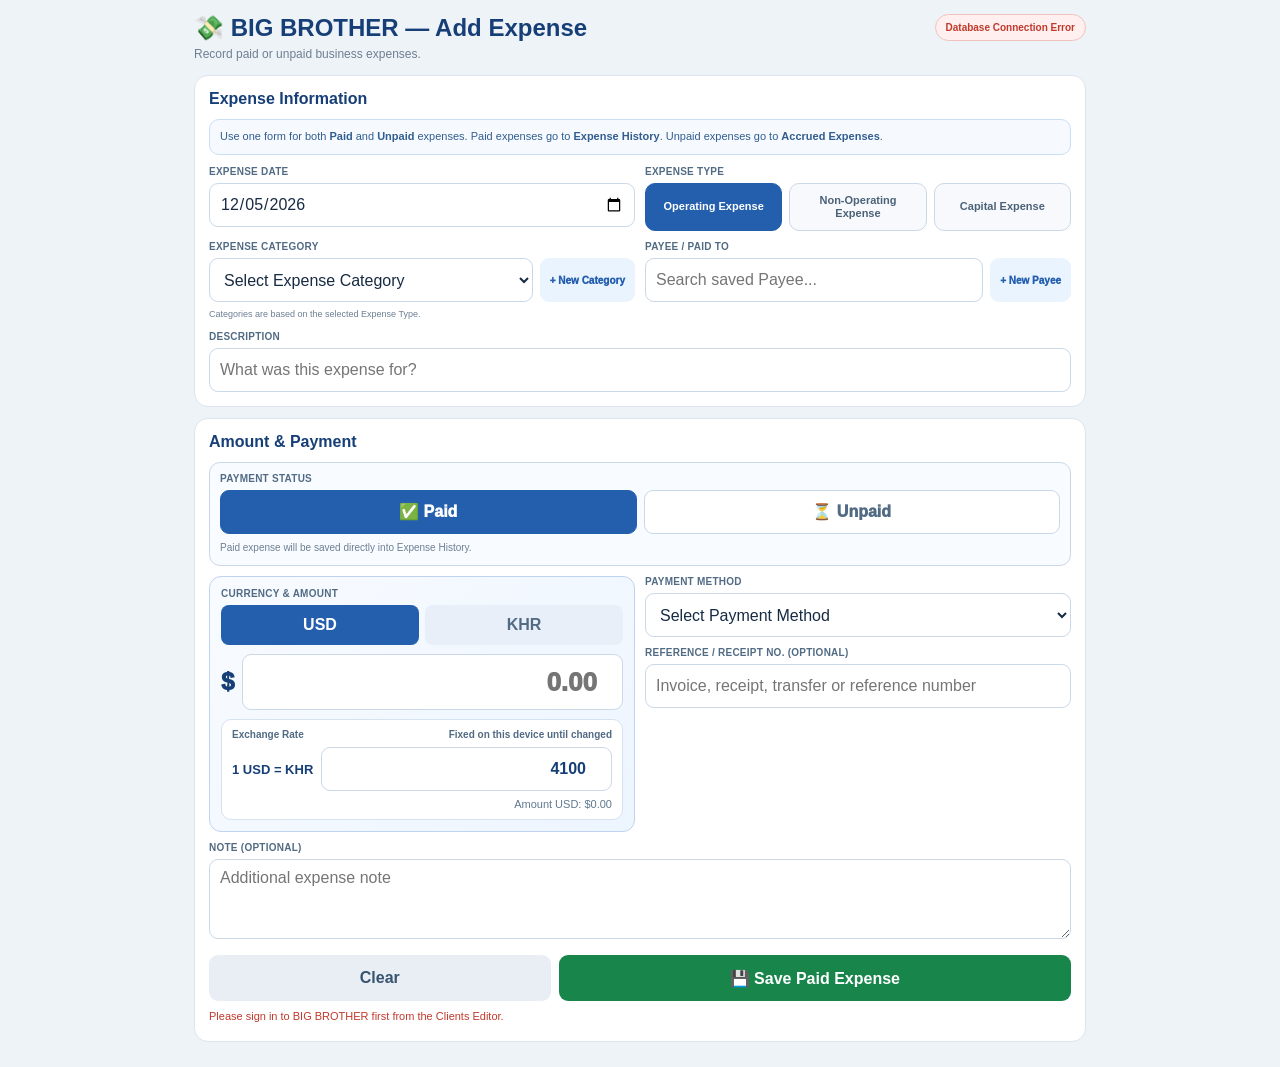
<file: index.html>
<!doctype html>

<html lang="en">

<head>

<meta charset="utf-8">

<meta
  name="viewport"
  content="width=device-width,initial-scale=1"
>

<title>
  BIG BROTHER — Expenses Supabase
</title>


<style>

html,
body{
  margin:0;
  min-height:100%;
  background:#eef3f8;
  font-family:Arial,sans-serif;
}

.bb-loader{
  min-height:100vh;
  display:flex;
  align-items:center;
  justify-content:center;
}

.bb-card{
  background:#fff;
  border:1px solid #d9e2ef;
  border-radius:14px;
  padding:22px 28px;
  box-shadow:0 8px 30px #173a6615;
  color:#17457a;
  font-weight:800;
}

.bb-sub{
  margin-top:6px;
  color:#6b7280;
  font-size:12px;
  font-weight:600;
}

</style>

</head>


<body>


<div class="bb-loader">

  <div class="bb-card">

    Loading BIG BROTHER Expenses…

    <div class="bb-sub">
      Secure Supabase database
    </div>

  </div>

</div>



<script>

(async function(){

  "use strict";


  try{


    /* =====================================================
       1. LOAD EXISTING EXPENSE SYSTEM
       ===================================================== */

    const response =
      await fetch(
        "legacy-google-v1.7.html?v=20260926-khramount1",
        {
          cache:"no-store"
        }
      );


    if(
      !response.ok
    ){
      throw new Error(
        "Could not load Expenses source."
      );
    }


    let html =
      await response.text();



    /* =====================================================
       HELPER
       ===================================================== */

    function mustReplace(
      label,
      oldText,
      newText
    ){

      if(
        !html.includes(
          oldText
        )
      ){
        throw new Error(
          label +
          " marker was not found."
        );
      }


      html =
        html.replace(
          oldText,
          newText
        );

    }



    /* =====================================================
       2. LOAD SUPABASE ADAPTER
       ===================================================== */

    const adapter =
      '<scr' +
      'ipt src="https://angsokhey11-cloud.github.io/big-brother-dashboard/bb-system-dialog-v1.js?v=20261005-dialog2"></scr' +
      'ipt>\n<scr' +
      'ipt src="supabase-expenses-adapter.js?v=20260912-3"></scr' +
      'ipt>';


    const headClose =
      html
        .toLowerCase()
        .indexOf(
          "</head>"
        );


    if(
      headClose < 0
    ){
      throw new Error(
        "Expenses source is missing </head>."
      );
    }


    html =
      html.slice(
        0,
        headClose
      )
      +
      adapter
      +
      "\n"
      +
      html.slice(
        headClose
      );



    /* =====================================================
       3. REPLACE OLD CATEGORY UI
       ===================================================== */

    const oldCategoryBlock =
`        <div class="field">
          <label for="category">Expense Category</label>
          <select id="category" required>
            <option value="">Loading Categories...</option>
          </select>

          <div class="other-category" id="otherCategoryWrap" hidden>
            <label for="otherCategory">Custom Category</label>
            <input id="otherCategory" type="text" autocomplete="off" placeholder="Enter expense category">
          </div>
        </div>`;


    const newCategoryBlock =
`        <div class="field">

          <label for="category">
            Expense Category
          </label>

          <div class="payee-input-row">

            <select
              id="category"
              required
            >
              <option value="">
                Select Expense Category
              </option>
            </select>

            <button
              class="payee-add-btn"
              type="button"
              id="addCategoryBtn"
            >
              + New Category
            </button>

          </div>

          <!-- Old draft compatibility only -->
          <input
            id="otherCategory"
            type="hidden"
          >

          <div
            id="categoryHelp"
            style="
              margin-top:6px;
              color:#6d7f93;
              font-size:9px;
              line-height:1.4;
            "
          >
            Categories are based on the selected Expense Type.
          </div>

        </div>`;


    mustReplace(
      "Expense Category UI",
      oldCategoryBlock,
      newCategoryBlock
    );



    /* =====================================================
       4. TYPE -> CATEGORY FILTERING
       ===================================================== */

    const oldCategoryFunctions =
`  function setExpenseType(value){
    $("expenseType").value = value;

    document.querySelectorAll(".type-btn").forEach(function(button){
      button.classList.toggle(
        "active",
        button.dataset.type === value
      );
    });
  }

  function fillCategories(categories){
    var select = $("category");
    select.innerHTML = '<option value="">Select Expense Category</option>';

    (categories || []).forEach(function(category){
      var option = document.createElement("option");
      option.value = category.category;
      option.textContent = category.category;
      select.appendChild(option);
    });
  }`;


    const newCategoryFunctions =
`  function setExpenseType(value){

    var nextType =
      clean(value)
        .toUpperCase();


    $("expenseType").value =
      nextType;


    document
      .querySelectorAll(".type-btn")
      .forEach(function(button){

        button.classList.toggle(
          "active",
          button.dataset.type === nextType
        );

      });


    if(
      bootstrap &&
      Array.isArray(
        bootstrap.categories
      )
    ){

      fillCategories(
        bootstrap.categories
      );

    }

  }


  function fillCategories(categories){

    var select =
      $("category");


    var expenseType =
      clean(
        $("expenseType").value
      )
      .toUpperCase();


    var currentValue =
      clean(
        select.value
      );


    select.innerHTML =
      '<option value="">Select Expense Category</option>';


    var filtered =
      (
        Array.isArray(categories)
          ? categories
          : []
      )
      .filter(function(category){

        return (
          category.active !== false
          &&
          clean(
            category.expenseType
          )
          .toUpperCase()
          ===
          expenseType
        );

      });


    filtered.forEach(function(category){

      var option =
        document.createElement(
          "option"
        );


      option.value =
        category.category;


      option.textContent =
        category.category;


      select.appendChild(
        option
      );

    });


    var stillExists =
      Array
        .from(
          select.options
        )
        .some(function(option){

          return (
            option.value ===
            currentValue
          );

        });


    if(
      stillExists
    ){

      select.value =
        currentValue;

    }else{

      select.value =
        "";

    }


    if(
      $("categoryHelp")
    ){

      $("categoryHelp").textContent =
        filtered.length
        +
        " active "
        +
        (
          filtered.length === 1
            ? "category"
            : "categories"
        )
        +
        " under "
        +
        expenseType
        +
        ".";

    }


    handleCategoryChange();

  }`;


    mustReplace(
      "Expense Category filtering functions",
      oldCategoryFunctions,
      newCategoryFunctions
    );



    /* =====================================================
       5. REMOVE OLD "OTHER = CUSTOM CATEGORY" LOGIC
       ===================================================== */

    const oldOtherFunctions =
`  function handleCategoryChange(){
    var isOther = $("category").value === "Other";
    $("otherCategoryWrap").hidden = !isOther;

    if(isOther){
      setTimeout(function(){
        $("otherCategory").focus();
      },20);
    }else{
      $("otherCategory").value = "";
    }
  }

  function getCategoryValue(){
    if($("category").value === "Other"){
      return clean($("otherCategory").value);
    }

    return clean($("category").value);
  }`;


    const newOtherFunctions =
`  function handleCategoryChange(){

    $("otherCategory").value =
      "";

  }


  function getCategoryValue(){

    return clean(
      $("category").value
    );

  }`;


    mustReplace(
      "Old Custom Category logic",
      oldOtherFunctions,
      newOtherFunctions
    );



    /* =====================================================
       6. ADD NEW CATEGORY MODAL
       ===================================================== */

    const payeeModalMarker =
      '<div class="payee-modal-overlay" id="payeeModalOverlay" hidden>';


    const categoryModal =
`
<!-- ======================================================
     NEW EXPENSE CATEGORY
     ====================================================== -->

<div
  class="payee-modal-overlay"
  id="categoryModalOverlay"
  hidden
>

  <div class="payee-modal">


    <div class="payee-modal-head">

      <h2>
        ➕ Add Expense Category
      </h2>

      <button
        class="detail-close"
        type="button"
        id="categoryModalCloseBtn"
      >
        ✕
      </button>

    </div>


    <div class="payee-modal-body">


      <div class="grid-2">


        <div class="field">

          <label for="newCategoryType">
            Expense Type
          </label>

          <input
            id="newCategoryType"
            type="text"
            disabled
          >

        </div>


        <div class="field">

          <label for="newCategoryName">
            Category Name
          </label>

          <input
            id="newCategoryName"
            type="text"
            autocomplete="off"
            placeholder="Example: Security Expense"
          >

        </div>


      </div>


      <div
        class="accrued-status-message"
        id="newCategoryMessage"
      ></div>


      <div class="actions">

        <button
          class="btn secondary"
          type="button"
          id="categoryModalCancelBtn"
        >
          Cancel
        </button>


        <button
          class="btn primary"
          type="button"
          id="saveCategoryBtn"
        >
          Save Category
        </button>

      </div>


    </div>

  </div>

</div>


`;


    if(
      !html.includes(
        payeeModalMarker
      )
    ){
      throw new Error(
        "Payee modal marker was not found."
      );
    }


    html =
      html.replace(
        payeeModalMarker,
        categoryModal +
        payeeModalMarker
      );



    /* =====================================================
       7. ADD CATEGORY CREATE FUNCTIONS
       ===================================================== */

    const openPayeeMarker =
      '  function openPayeeModal(){';


    const categoryCreateFunctions =
`  /* =========================================================
     EXPENSE CATEGORY CREATE
     ========================================================= */

  function openCategoryModal(){

    var expenseType =
      clean(
        $("expenseType").value
      );


    if(
      !expenseType
    ){
      return;
    }


    $("newCategoryType").value =
      expenseType;


    $("newCategoryName").value =
      "";


    $("newCategoryMessage").textContent =
      "";


    $("newCategoryMessage")
      .classList
      .remove(
        "error"
      );


    $("categoryModalOverlay").hidden =
      false;


    setTimeout(function(){

      $("newCategoryName")
        .focus();

    },30);

  }



  function closeCategoryModal(){

    $("categoryModalOverlay").hidden =
      true;

  }



  function setNewCategoryMessage(
    message,
    error
  ){

    $("newCategoryMessage").textContent =
      clean(
        message
      );


    $("newCategoryMessage")
      .classList
      .toggle(
        "error",
        !!error
      );

  }



  function saveNewCategory(){

    var categoryName =
      clean(
        $("newCategoryName").value
      );


    var expenseType =
      clean(
        $("expenseType").value
      );


    if(
      !expenseType
    ){

      setNewCategoryMessage(
        "Expense Type is required.",
        true
      );

      return;

    }


    if(
      !categoryName
    ){

      setNewCategoryMessage(
        "Category Name is required.",
        true
      );

      return;

    }


    var button =
      $("saveCategoryBtn");


    var oldText =
      button.textContent;


    button.disabled =
      true;


    button.textContent =
      "Saving...";


    setNewCategoryMessage(
      "Saving Expense Category...",
      false
    );


    expenseApiPostAction(

      "createExpenseCategory",

      {

        categoryName:
          categoryName,

        expenseType:
          expenseType

      }

    )
    .then(function(result){


      button.disabled =
        false;


      button.textContent =
        oldText;


      if(
        !result ||
        !result.success ||
        !result.category
      ){

        setNewCategoryMessage(

          result &&
          result.error
            ? result.error
            : "Could not save Expense Category.",

          true

        );

        return;

      }


      var category =
        result.category;


      if(
        !bootstrap
      ){

        bootstrap = {};

      }


      if(
        !Array.isArray(
          bootstrap.categories
        )
      ){

        bootstrap.categories =
          [];

      }


      bootstrap.categories =
        bootstrap.categories
        .filter(function(item){

          return (

            clean(
              item.categoryId
            )
            !==
            clean(
              category.categoryId
            )

            &&

            clean(
              item.category
            )
            .toLowerCase()
            !==
            clean(
              category.category
            )
            .toLowerCase()

          );

        });


      bootstrap.categories.push(
        category
      );


      if(
        result.revision !==
        undefined
      ){

        expenseRevision =
          clean(
            result.revision
          )
          ||
          expenseRevision
          ||
          "0";

      }


      fillCategories(
        bootstrap.categories
      );


      $("category").value =
        clean(
          category.category
        );


      handleCategoryChange();


      saveSmartCache();

      saveAddDraft();


      setNewCategoryMessage(

        result.reactivated
          ? "Category reactivated successfully."
          : "Category created successfully.",

        false

      );


      setTimeout(function(){

        closeCategoryModal();

      },350);


      scheduleSilentSync();

    })
    .catch(function(error){


      button.disabled =
        false;


      button.textContent =
        oldText;


      setNewCategoryMessage(

        error &&
        error.message
          ? error.message
          : "Could not save Expense Category.",

        true

      );

    });

  }



`;


    if(
      !html.includes(
        openPayeeMarker
      )
    ){
      throw new Error(
        "Payee function marker was not found."
      );
    }


    html =
      html.replace(
        openPayeeMarker,
        categoryCreateFunctions +
        openPayeeMarker
      );



    /* =====================================================
       8. ADD CATEGORY BUTTON EVENTS
       ===================================================== */

    const categoryChangeMarker =
      '  $("category").addEventListener("change",handleCategoryChange);';


    const categoryEvents =
`  $("category").addEventListener("change",handleCategoryChange);


  $("addCategoryBtn")
    .addEventListener(
      "click",
      openCategoryModal
    );


  $("categoryModalCloseBtn")
    .addEventListener(
      "click",
      closeCategoryModal
    );


  $("categoryModalCancelBtn")
    .addEventListener(
      "click",
      closeCategoryModal
    );


  $("saveCategoryBtn")
    .addEventListener(
      "click",
      saveNewCategory
    );


  $("categoryModalOverlay")
    .addEventListener(
      "click",
      function(event){

        if(
          event.target ===
          $("categoryModalOverlay")
        ){

          closeCategoryModal();

        }

      }
    );


  $("newCategoryName")
    .addEventListener(
      "keydown",
      function(event){

        if(
          event.key ===
          "Enter"
        ){

          event.preventDefault();

          saveNewCategory();

        }

      }
    );`;


    mustReplace(
      "Category event listener",
      categoryChangeMarker,
      categoryEvents
    );



    /* =====================================================
       9. ESC KEY CLOSES CATEGORY MODAL TOO
       ===================================================== */

    const oldEscapeHandler =
`  document.addEventListener("keydown",function(event){
    if(event.key === "Escape"){
      closeExpenseDetail();
      closeExpensePaymentModal();
      closePayeeModal();
      closeBatchPaymentModal();
    }
  });`;


    const newEscapeHandler =
`  document.addEventListener("keydown",function(event){
    if(event.key === "Escape"){
      closeExpenseDetail();
      closeExpensePaymentModal();
      closePayeeModal();
      closeCategoryModal();
      closeBatchPaymentModal();
    }
  });`;


    mustReplace(
      "Escape modal handler",
      oldEscapeHandler,
      newEscapeHandler
    );



    /* =====================================================
       10. SUPABASE CUTOVER
       ===================================================== */

    const initMarker =
      '  initialize();\n\n})();';


    const initReplacement =
`  // ======================================================
  // SUPABASE CUTOVER
  // ======================================================

  jsonp =
    window.BBExpensesAdapter.jsonp;


  expenseApiPostAction =
    window.BBExpensesAdapter.postAction;


  expenseApiPost =
    function(
      payload,
      timeout
    ){

      return expenseApiPostAction(
        "createExpense",
        payload,
        timeout
      );

    };


  initialize();

})();`;


    mustReplace(
      "Expenses initialization",
      initMarker,
      initReplacement
    );



    /* =====================================================
       11. DISPLAY NAME CLEANUP
       ===================================================== */

    html =
      html.replace(
        "<title>BIG BROTHER — Expenses V1.7</title>",
        "<title>BIG BROTHER — Expenses Supabase</title>"
      );


    html =
      html.replaceAll(
        "Expenses Database",
        "Supabase Expenses Database"
      );


    html =
      html.replaceAll(
        "Preparing Supabase Expenses Database...",
        "Preparing Supabase…"
      );


    /* =====================================================
       11.1 iOS MOBILE DECIMAL INPUT
       Mobile/embed only. Desktop remains unchanged.
       ===================================================== */

    const expenseParams =
      new URLSearchParams(
        window.location.search
      );


    const expenseIOS =
      /iPhone|iPad|iPod/i.test(
        navigator.userAgent || ""
      )
      ||
      (
        navigator.platform === "MacIntel"
        &&
        Number(
          navigator.maxTouchPoints || 0
        ) > 1
      );


    const expenseMobile =
      expenseParams.get("embed") === "1"
      ||
      expenseParams.get("mobileSkin") === "1";


    if(
      expenseIOS
      &&
      expenseMobile
    ){

      const decimalScript =
        '<scr' +
        'ipt id="bb-ios-expense-decimal-v1">' +
        '(function(){' +
        '"use strict";' +
        'function isCandidate(input){' +
          'if(!input||String(input.tagName||"").toLowerCase()!=="input")return false;' +
          'if(input.readOnly||input.disabled)return false;' +
          'var type=String(input.type||"text").toLowerCase();' +
          'if(["date","time","datetime-local","month","week","checkbox","radio","file","range","hidden","button","submit","reset","search","email","url"].indexOf(type)>=0)return false;' +
          'var mode=String(input.getAttribute("inputmode")||input.inputMode||"").toLowerCase();' +
          'if(mode==="decimal")return true;' +
          'var stepRaw=String(input.getAttribute("step")||"").trim().toLowerCase();' +
          'if(stepRaw==="any")return true;' +
          'if(stepRaw){var step=Number(stepRaw);if(Number.isFinite(step)&&step>0&&!Number.isInteger(step))return true;}' +
          'var semantic=[input.id,input.name,input.className,input.getAttribute("aria-label"),input.parentElement&&input.parentElement.querySelector&&input.parentElement.querySelector("label")?input.parentElement.querySelector("label").textContent:""].filter(Boolean).join(" ").toLowerCase();' +
          'return /(amount|rate|price|cost|payment|paid|cash|discount|balance|payable|expense|value)/.test(semantic);' +
        '}' +
        'function patch(input){' +
          'if(!isCandidate(input))return;' +
          'input.dataset.bbIosExpenseDecimal="1";' +
          'try{input.type="text";}catch(_){}' +
          'input.setAttribute("inputmode","decimal");' +
          'input.removeAttribute("pattern");' +
          'input.setAttribute("autocapitalize","none");' +
          'input.setAttribute("spellcheck","false");' +
        '}' +
        'function apply(root){' +
          'root=root||document;' +
          'if(root.matches&&root.matches("input"))patch(root);' +
          'if(root.querySelectorAll)root.querySelectorAll("input").forEach(patch);' +
        '}' +
        'document.addEventListener("input",function(event){' +
          'var input=event.target;' +
          'if(!input||!input.dataset||input.dataset.bbIosExpenseDecimal!=="1")return;' +
          'var raw=String(input.value||"");' +
          'if(raw.indexOf(",")<0)return;' +
          'var pos=input.selectionStart;' +
          'input.value=raw.replace(/,/g,".");' +
          'if(typeof pos==="number"){try{input.setSelectionRange(pos,pos);}catch(_){}}' +
        '},true);' +
        'function start(){' +
          'apply(document);' +
          'new MutationObserver(function(records){records.forEach(function(record){(record.addedNodes||[]).forEach(function(node){if(node&&node.nodeType===1)apply(node);});});}).observe(document.body,{childList:true,subtree:true});' +
          'setTimeout(function(){apply(document);},100);' +
          'setTimeout(function(){apply(document);},450);' +
          'setTimeout(function(){apply(document);},1200);' +
        '}' +
        'if(document.readyState==="loading")document.addEventListener("DOMContentLoaded",start,{once:true});else start();' +
        '})();' +
        '</scr' +
        'ipt>';


      const expenseBodyClose =
        html
          .toLowerCase()
          .lastIndexOf(
            "</body>"
          );


      if(
        expenseBodyClose >= 0
      ){

        html =
          html.slice(
            0,
            expenseBodyClose
          )
          +
          decimalScript
          +
          "\n"
          +
          html.slice(
            expenseBodyClose
          );

      }

    }



    /* =====================================================
       12. OPEN FINAL APP
       ===================================================== */

    document.open();

    document.write(
      html
    );

    document.close();


  }catch(error){


    console.error(
      error
    );


    document.body.innerHTML =

      '<div class="bb-loader">'

      +

      '<div class="bb-card">'

      +

      'Could not open Expenses'

      +

      '<div class="bb-sub">'

      +

      String(
        error &&
        error.message
          ? error.message
          : error
      )

      +

      '</div>'

      +

      '</div>'

      +

      '</div>';

  }


})();

</script>


</body>

</html>
</file>
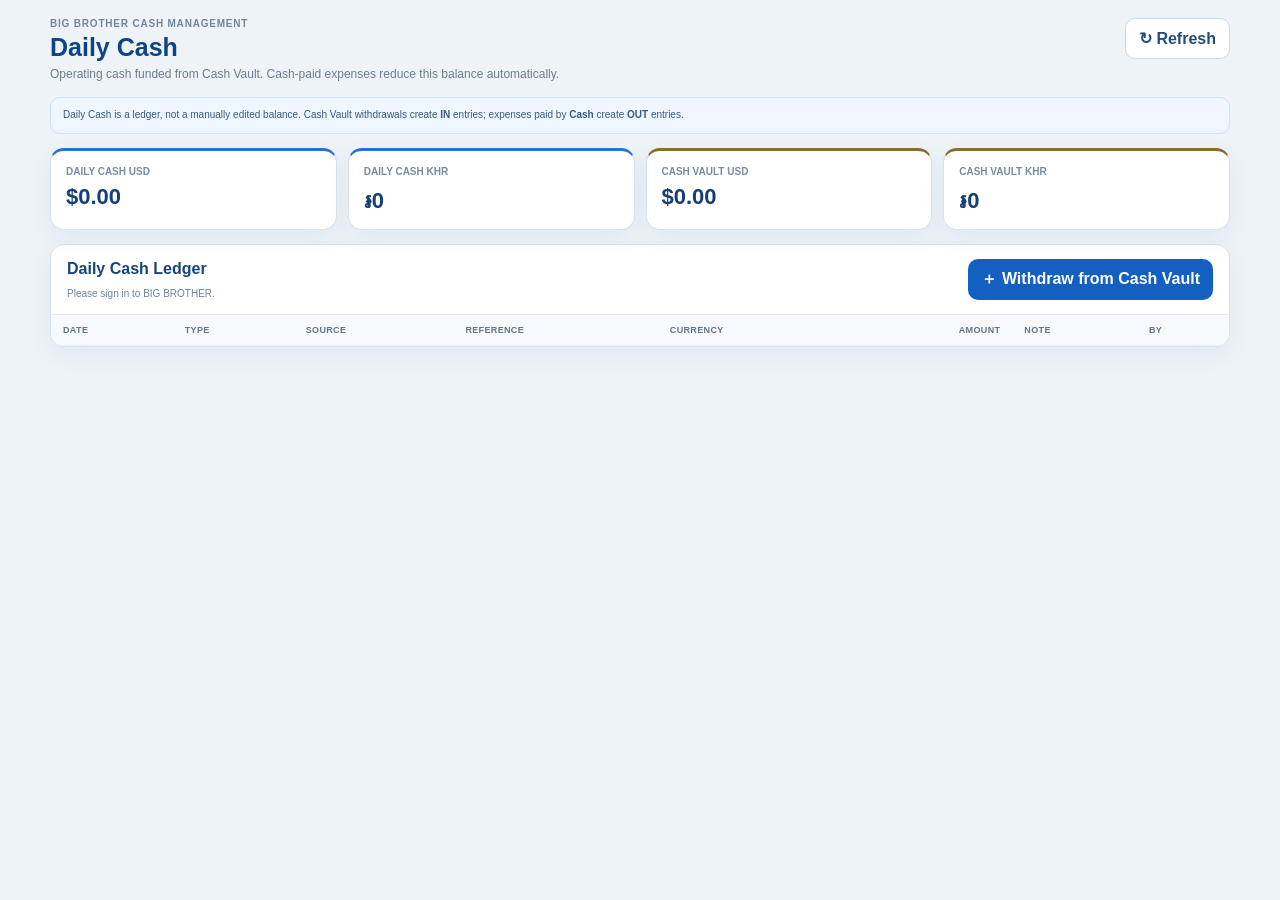
<file: daily-cash.html>
<!DOCTYPE html>
<html lang="en">
<head>
<meta charset="utf-8">
<meta name="viewport" content="width=device-width,initial-scale=1,viewport-fit=cover">
<title>BIG BROTHER — Daily Cash</title>
<link rel="preconnect" href="https://fonts.googleapis.com">
<link href="https://fonts.googleapis.com/css2?family=Noto+Sans+Khmer:wght@400;500;600;700&display=swap" rel="stylesheet">
<style>
*{box-sizing:border-box}
html,body{margin:0;min-height:100%;font-family:Arial,sans-serif;background:#eef3f8;color:#193b63}
body{padding:18px}
button,input,textarea{font:inherit}
.shell{max-width:1180px;margin:0 auto}
.head{display:flex;align-items:flex-start;justify-content:space-between;gap:14px;margin-bottom:14px}
.eyebrow{font-size:10px;font-weight:900;letter-spacing:.8px;color:#73859a}
h1{margin:4px 0 4px;font-size:25px;color:#0f4384}
.sub{margin:0;color:#6a7d91;font-size:12px;line-height:1.45}
.refresh{border:1px solid #ccd9e7;background:#fff;color:#244d78;border-radius:10px;padding:10px 13px;font-weight:800;cursor:pointer}
.cards{display:grid;grid-template-columns:repeat(4,minmax(0,1fr));gap:11px;margin-bottom:14px}
.card{background:#fff;border:1px solid #d7e2ee;border-radius:14px;padding:15px;box-shadow:0 8px 24px rgba(20,48,82,.06)}
.card small{display:block;color:#788b9f;font-size:10px;font-weight:800;margin-bottom:7px}
.card strong{display:block;font-size:22px;color:#173f77}
.card.daily{border-top:3px solid #2373d6}
.card.vault{border-top:3px solid #8c6c2e}
.panel{background:#fff;border:1px solid #d7e2ee;border-radius:14px;box-shadow:0 8px 24px rgba(20,48,82,.06);overflow:hidden}
.panel-head{display:flex;align-items:center;justify-content:space-between;gap:12px;padding:14px 16px;border-bottom:1px solid #e4ebf3}
.panel-head h2{margin:0;font-size:16px;color:#17457a}
.actions{display:flex;gap:8px;flex-wrap:wrap}
.btn{border:0;border-radius:10px;padding:10px 13px;font-weight:900;cursor:pointer}
.btn.primary{background:#145fc2;color:#fff}
.btn.secondary{background:#eaf0f6;color:#36536f}
.btn:disabled{opacity:.55;cursor:not-allowed}
.table-wrap{overflow:auto}
table{width:100%;border-collapse:collapse;min-width:760px}
th,td{padding:10px 12px;border-bottom:1px solid #edf2f6;text-align:left;font-size:11px;vertical-align:top}
th{background:#f7f9fc;color:#61758b;font-size:9px;text-transform:uppercase;letter-spacing:.35px;position:sticky;top:0}
td strong{color:#203f63}
.money{text-align:right;font-weight:900}
.in{color:#13733f}.out{color:#a33b2a}
.pill{display:inline-flex;align-items:center;border-radius:999px;padding:4px 7px;font-size:9px;font-weight:900}
.pill.in{background:#e9f7ef}.pill.out{background:#fff0ed}
.empty{padding:32px;text-align:center;color:#71859a;font-size:12px}
.status{margin:10px 0 0;color:#708398;font-size:10px}
.overlay{position:fixed;inset:0;z-index:1000;background:rgba(7,24,44,.68);display:grid;place-items:center;padding:16px;backdrop-filter:blur(6px)}
.overlay[hidden]{display:none}
.modal{width:min(450px,100%);background:#fff;border-radius:16px;padding:17px;box-shadow:0 24px 80px rgba(0,0,0,.25)}
.modal-head{display:flex;align-items:start;justify-content:space-between;gap:12px;margin-bottom:12px}
.modal-head h2{margin:3px 0 0;font-size:19px;color:#17457a}
.close{border:0;background:#edf2f7;color:#405a76;border-radius:9px;width:36px;height:36px;font-size:20px;font-weight:900}
.balance-strip{display:grid;grid-template-columns:1fr 1fr;gap:8px;margin-bottom:12px}
.balance-box{border:1px solid #dce6ef;border-radius:10px;padding:10px;background:#f8fbfe}
.balance-box small{display:block;color:#71859a;font-size:9px;margin-bottom:4px}.balance-box strong{font-size:15px;color:#173f77}
.field{margin-top:10px}.field label{display:block;font-size:10px;font-weight:900;color:#4f6780;margin-bottom:5px}
.field input,.field textarea{width:100%;border:1px solid #cbd9e7;border-radius:10px;padding:11px 12px;outline:none;background:#fff}
.field input:focus,.field textarea:focus{border-color:#2b73c9;box-shadow:0 0 0 3px rgba(43,115,201,.1)}
.grid2{display:grid;grid-template-columns:1fr 1fr;gap:8px}
.modal-actions{display:grid;grid-template-columns:1fr 1.4fr;gap:8px;margin-top:15px}
.error{min-height:16px;margin-top:8px;color:#b43b2c;font-size:10px;font-weight:700}
.notice{margin-bottom:14px;padding:10px 12px;border-radius:10px;background:#eef7ff;border:1px solid #cce2f8;color:#365b7d;font-size:10px;line-height:1.45}
@media(max-width:780px){
 body{padding:11px}
 .cards{grid-template-columns:1fr 1fr}
 .head{align-items:center}
 h1{font-size:21px}
 .card strong{font-size:19px}
}
@media(max-width:430px){
 .cards{grid-template-columns:1fr 1fr;gap:8px}
 .card{padding:12px}
 .grid2,.modal-actions{grid-template-columns:1fr}
 .panel-head{align-items:flex-start;flex-direction:column}
}

/* Khmer glyph fallback; preserve existing English sizes and layout. */
html,body,input,select,textarea,td{font-family:Arial,Helvetica,'Noto Sans Khmer',sans-serif}
</style>
</head>
<body>
<div class="shell">
  <div class="head">
    <div>
      <div class="eyebrow">BIG BROTHER CASH MANAGEMENT</div>
      <h1>Daily Cash</h1>
      <p class="sub">Operating cash funded from Cash Vault. Cash-paid expenses reduce this balance automatically.</p>
    </div>
    <button class="refresh" id="refreshBtn" type="button">↻ Refresh</button>
  </div>

  <div class="notice">
    Daily Cash is a ledger, not a manually edited balance. Cash Vault withdrawals create <strong>IN</strong> entries; expenses paid by <strong>Cash</strong> create <strong>OUT</strong> entries.
  </div>

  <div class="cards">
    <div class="card daily"><small>DAILY CASH USD</small><strong id="dailyUSD">$0.00</strong></div>
    <div class="card daily"><small>DAILY CASH KHR</small><strong id="dailyKHR">៛0</strong></div>
    <div class="card vault"><small>CASH VAULT USD</small><strong id="vaultUSD">$0.00</strong></div>
    <div class="card vault"><small>CASH VAULT KHR</small><strong id="vaultKHR">៛0</strong></div>
  </div>

  <div class="panel">
    <div class="panel-head">
      <div>
        <h2>Daily Cash Ledger</h2>
        <div class="status" id="status">Loading live balance…</div>
      </div>
      <div class="actions">
        <button class="btn primary" id="withdrawBtn" type="button">＋ Withdraw from Cash Vault</button>
      </div>
    </div>
    <div class="table-wrap">
      <table>
        <thead>
          <tr>
            <th>Date</th><th>Type</th><th>Source</th><th>Reference</th>
            <th>Currency</th><th class="money">Amount</th><th>Note</th><th>By</th>
          </tr>
        </thead>
        <tbody id="ledgerBody"></tbody>
      </table>
      <div class="empty" id="emptyState" hidden>No Daily Cash movements yet.</div>
    </div>
  </div>
</div>

<div class="overlay" id="withdrawOverlay" hidden>
  <div class="modal" role="dialog" aria-modal="true">
    <div class="modal-head">
      <div><div class="eyebrow">CASH VAULT → DAILY CASH</div><h2>Withdraw from Cash Vault</h2></div>
      <button class="close" id="closeWithdraw" type="button">×</button>
    </div>

    <div class="balance-strip">
      <div class="balance-box"><small>Vault USD Available</small><strong id="modalVaultUSD">$0.00</strong></div>
      <div class="balance-box"><small>Vault KHR Available</small><strong id="modalVaultKHR">៛0</strong></div>
    </div>

    <div class="grid2">
      <div class="field">
        <label>USD Amount</label>
        <input id="withdrawUSD" type="number" min="0" step="0.01" inputmode="decimal" value="0">
      </div>
      <div class="field">
        <label>KHR Amount</label>
        <input id="withdrawKHR" type="number" min="0" step="100" inputmode="decimal" value="0">
      </div>
    </div>

    <div class="balance-box" style="margin-top:10px">
      <small>Vault KHR Average Rate</small>
      <strong id="modalVaultAvgRate">0</strong>
    </div>

    <div class="field">
      <label>Note</label>
      <textarea id="withdrawNote" rows="2" placeholder="Daily operating cash"></textarea>
    </div>

    <div class="error" id="withdrawError"></div>

    <div class="modal-actions">
      <button class="btn secondary" id="cancelWithdraw" type="button">Cancel</button>
      <button class="btn primary" id="confirmWithdraw" type="button">Transfer to Daily Cash</button>
    </div>
  </div>
</div>

<script>
(function(){
'use strict';

const SUPABASE_URL='https://sjfhlaclgmkwwofzstok.supabase.co';
const SUPABASE_KEY='sb_publishable_w762jR65CWwlO30fKQsYOw_6L9grx8S';
const SESSION_KEY='BB_SUPABASE_DEV_SESSION_V1';
const $=id=>document.getElementById(id);

let session=null;
let dashboard={usd:0,khr:0,vaultUSD:0,vaultKHR:0,vaultAverageRate:0,canTransfer:false,entries:[]};
let refreshTimer=null;

function clean(v){return String(v==null?'':v).trim()}
function num(v){const n=Number(v);return Number.isFinite(n)?n:0}
function esc(v){return clean(v).replace(/[&<>"']/g,c=>({'&':'&amp;','<':'&lt;','>':'&gt;','"':'&quot;',"'":'&#039;'}[c]))}
function money(v,currency){
  const n=num(v),cur=clean(currency).toUpperCase()||'USD';
  return cur==='KHR'
    ? '៛'+Math.round(n).toLocaleString('en-US')
    : '$'+n.toLocaleString('en-US',{minimumFractionDigits:2,maximumFractionDigits:2});
}
function readSession(){try{return JSON.parse(localStorage.getItem(SESSION_KEY)||'null')}catch(_){return null}}
function saveSession(value){
  session=value||null;
  try{
    if(!value){localStorage.removeItem(SESSION_KEY);return}
    if(!value.expires_at&&value.expires_in)value.expires_at=Math.floor(Date.now()/1000)+Number(value.expires_in);
    localStorage.setItem(SESSION_KEY,JSON.stringify(value));
  }catch(_){}
}
async function parse(response){
  const text=await response.text();let data={};
  try{data=text?JSON.parse(text):{}}catch(_){data={message:text}}
  if(!response.ok||data?.success===false)throw new Error(data?.message||data?.error||('Request failed ('+response.status+')'));
  return data;
}
async function refreshSession(){
  const current=readSession();
  if(!current?.refresh_token)throw new Error('Please sign in to BIG BROTHER.');
  const r=await fetch(SUPABASE_URL+'/auth/v1/token?grant_type=refresh_token',{
    method:'POST',headers:{apikey:SUPABASE_KEY,'Content-Type':'application/json'},
    body:JSON.stringify({refresh_token:current.refresh_token}),cache:'no-store'
  });
  const next=await parse(r);saveSession(next);return next;
}
async function ensureSession(){
  session=readSession();
  if(!session?.access_token)throw new Error('Please sign in to BIG BROTHER.');
  if(session.expires_at&&Number(session.expires_at)<Math.floor(Date.now()/1000)+45)await refreshSession();
  return session;
}
async function rpc(fn,args={},retry=true){
  await ensureSession();
  const request=()=>fetch(SUPABASE_URL+'/rest/v1/rpc/'+fn,{
    method:'POST',
    headers:{apikey:SUPABASE_KEY,Authorization:'Bearer '+session.access_token,'Content-Type':'application/json'},
    body:JSON.stringify(args||{}),cache:'no-store'
  });
  let r=await request();
  if(r.status===401&&retry){await refreshSession();r=await request()}
  return parse(r);
}
function fmtDate(value){
  if(!value)return '-';
  const raw=clean(value);
  const iso=raw.match(/^(\d{4})-(\d{2})-(\d{2})$/);
  if(iso){const mons=['Jan','Feb','Mar','Apr','May','Jun','Jul','Aug','Sep','Oct','Nov','Dec'];const m=Number(iso[2]);if(m>=1&&m<=12)return iso[3]+'-'+mons[m-1]+'-'+iso[1];}
  const date=new Date(raw);
  if(Number.isNaN(date.getTime()))return raw;
  return date.toLocaleDateString('en-GB',{day:'2-digit',month:'short',year:'numeric',timeZone:'Asia/Phnom_Penh'}).replace(/ /g,'-')+' '+date.toLocaleTimeString('en-GB',{hour:'2-digit',minute:'2-digit',timeZone:'Asia/Phnom_Penh'});
}
function render(){
  $('dailyUSD').textContent=money(dashboard.usd,'USD');
  $('dailyKHR').textContent=money(dashboard.khr,'KHR');
  $('vaultUSD').textContent=dashboard.canTransfer?money(dashboard.vaultUSD,'USD'):'—';
  $('vaultKHR').textContent=dashboard.canTransfer?money(dashboard.vaultKHR,'KHR'):'—';
  $('withdrawBtn').hidden=!dashboard.canTransfer;

  const rows=Array.isArray(dashboard.entries)?dashboard.entries:[];
  $('emptyState').hidden=rows.length>0;
  $('ledgerBody').innerHTML=rows.map(row=>{
    const type=clean(row.type).toUpperCase();
    return '<tr>'+
      '<td>'+esc(fmtDate(row.date))+'</td>'+
      '<td><span class="pill '+(type==='IN'?'in':'out')+'">'+esc(type)+'</span></td>'+
      '<td><strong>'+esc(row.source||'-')+'</strong></td>'+
      '<td>'+esc(row.referenceId||'-')+'</td>'+
      '<td>'+esc(row.currency||'-')+'</td>'+
      '<td class="money '+(type==='IN'?'in':'out')+'">'+(type==='IN'?'+ ':'- ')+esc(money(row.amount,row.currency))+'</td>'+
      '<td>'+esc(row.note||'-')+'</td>'+
      '<td>'+esc(row.createdBy||'-')+'</td>'+
    '</tr>';
  }).join('');
}
async function load(showLoading=true){
  if(showLoading)$('status').textContent='Loading live balance…';
  try{
    dashboard=await rpc('bb_daily_cash_dashboard',{p_limit:150});
    render();
    $('status').textContent='Live from BIG BROTHER Database · '+new Date().toLocaleTimeString();
  }catch(error){
    $('status').textContent=error?.message||String(error);
    throw error;
  }
}
function openWithdraw(){
  $('withdrawError').textContent='';
  $('withdrawUSD').value='0';
  $('withdrawKHR').value='0';
  $('withdrawNote').value='';
  $('modalVaultUSD').textContent=money(dashboard.vaultUSD,'USD');
  $('modalVaultKHR').textContent=money(dashboard.vaultKHR,'KHR');
  $('modalVaultAvgRate').textContent=num(dashboard.vaultAverageRate)>0
    ?num(dashboard.vaultAverageRate).toLocaleString('en-US',{maximumFractionDigits:2})
    :'0';
  $('withdrawOverlay').hidden=false;
}
function closeWithdraw(){$('withdrawOverlay').hidden=true}
async function confirmWithdraw(){
  const btn=$('confirmWithdraw');
  const usd=Math.max(0,num($('withdrawUSD').value));
  const khr=Math.max(0,num($('withdrawKHR').value));
  const note=clean($('withdrawNote').value);

  $('withdrawError').textContent='';
  if(usd<=0&&khr<=0){$('withdrawError').textContent='Enter USD and/or KHR amount.';return}
  if(usd>num(dashboard.vaultUSD)+0.000001){$('withdrawError').textContent='USD amount is greater than Cash Vault balance.';return}
  if(khr>num(dashboard.vaultKHR)+1){$('withdrawError').textContent='KHR amount is greater than Cash Vault balance.';return}
  if(khr>0&&num(dashboard.vaultAverageRate)<=0){$('withdrawError').textContent='Vault KHR average rate is unavailable.';return}

  btn.disabled=true;btn.textContent='Transferring…';
  try{
    const result=await rpc('bb_daily_cash_withdraw_from_vault',{
      p_payload:{usdAmount:usd,khrAmount:khr,note}
    });
    closeWithdraw();
    await load(false);
    $('status').textContent='Transfer '+clean(result.transferId)+' completed · Daily Cash updated';
  }catch(error){
    $('withdrawError').textContent=error?.message||String(error);
  }finally{
    btn.disabled=false;btn.textContent='Transfer to Daily Cash';
  }
}

$('refreshBtn').onclick=()=>load(true).catch(()=>{});
$('withdrawBtn').onclick=openWithdraw;
$('closeWithdraw').onclick=closeWithdraw;
$('cancelWithdraw').onclick=closeWithdraw;
$('confirmWithdraw').onclick=confirmWithdraw;
$('withdrawOverlay').addEventListener('click',event=>{if(event.target===$('withdrawOverlay'))closeWithdraw()});

load(true).catch(()=>{});
refreshTimer=setInterval(()=>load(false).catch(()=>{}),15000);
window.addEventListener('beforeunload',()=>clearInterval(refreshTimer));
})();
</script>
</body>
</html>
</file>
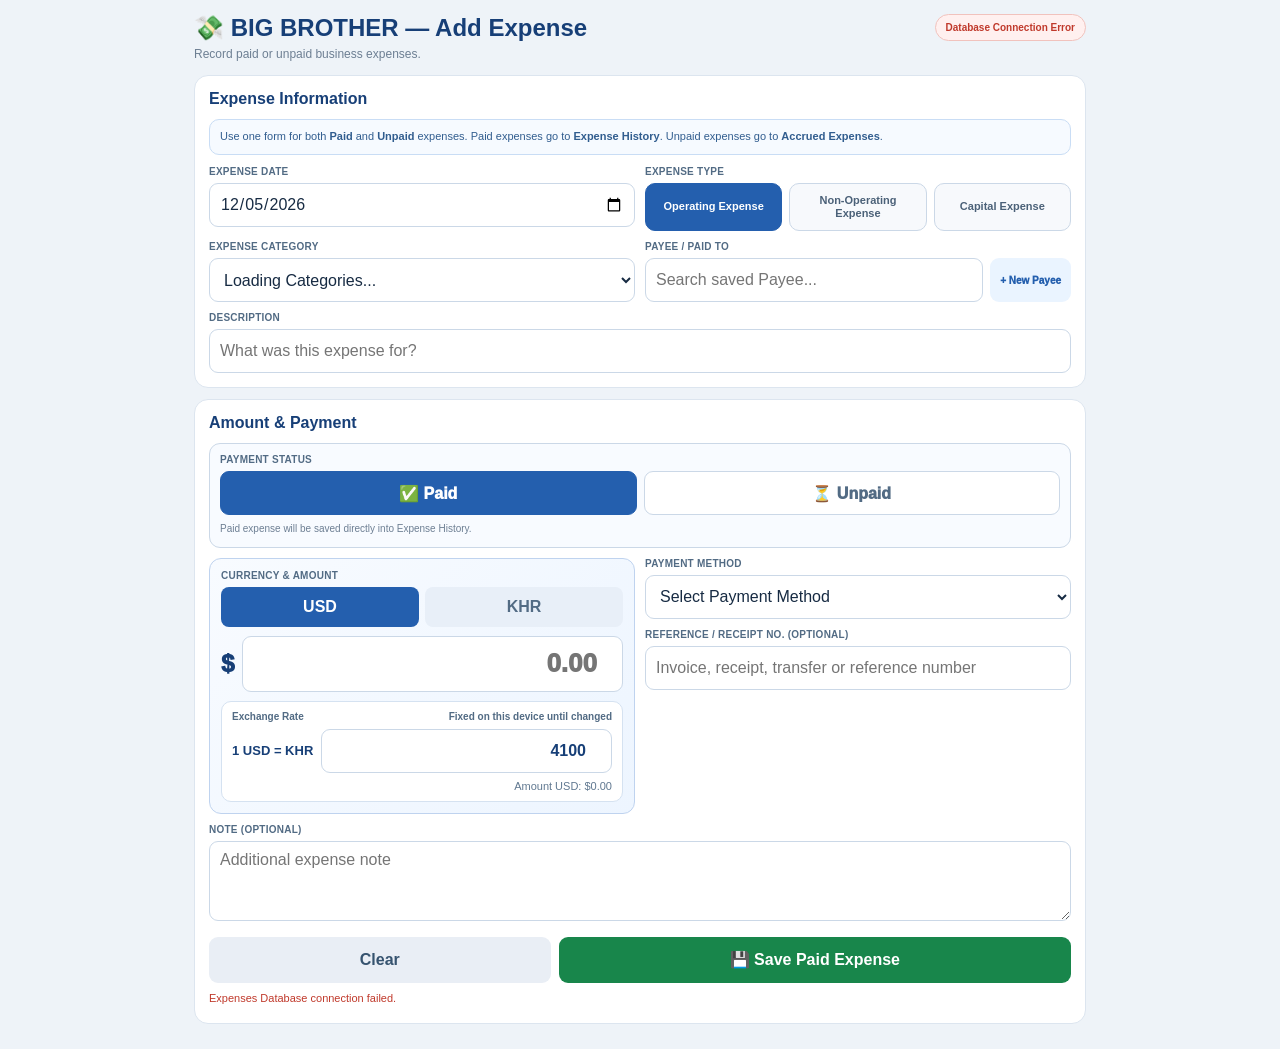
<file: legacy-google-v1.7.html>
<!DOCTYPE html>
<html>
<head>
  <base target="_top">
  <meta charset="utf-8">
  <meta name="viewport" content="width=device-width,initial-scale=1">
  <title>BIG BROTHER — Expenses V1.7</title>

  <style>
    :root{
      --navy:#173f77;
      --blue:#245fae;
      --bg:#eef3f8;
      --line:#dce5ef;
      --text:#172b43;
      --muted:#6d7f93;
      --green:#18864b;
      --red:#c0392b;
    }

    *{box-sizing:border-box}

    html,body{
      margin:0;
      min-height:100%;
      font-family:Arial,Helvetica,sans-serif;
      background:var(--bg);
      color:var(--text);
    }

    button,input,select,textarea{font:inherit}

    .app{
      width:min(920px,100%);
      margin:0 auto;
      padding:14px;
    }

    .topbar{
      display:flex;
      align-items:flex-start;
      justify-content:space-between;
      gap:12px;
      margin-bottom:12px;
    }

    .brand h1{
      margin:0;
      color:var(--navy);
      font-size:24px;
    }

    .brand p{
      margin:4px 0 0;
      color:var(--muted);
      font-size:12px;
      line-height:1.45;
    }

    .status-pill{
      flex:0 0 auto;
      border:1px solid #cad8e7;
      border-radius:999px;
      padding:7px 10px;
      background:#fff;
      color:#526b84;
      font-size:10px;
      font-weight:900;
    }

    .card{
      border:1px solid var(--line);
      border-radius:14px;
      background:#fff;
      padding:14px;
      margin-bottom:11px;
    }

    .card-title{
      margin:0 0 11px;
      color:var(--navy);
      font-size:16px;
      font-weight:900;
    }

    .flow-note{
      border:1px solid #c9ddf5;
      border-radius:10px;
      background:#f6faff;
      color:#315d8f;
      padding:9px 10px;
      margin-bottom:11px;
      font-size:11px;
      line-height:1.45;
    }

    .grid-2{
      display:grid;
      grid-template-columns:1fr 1fr;
      gap:10px;
    }

    .field{min-width:0}
    .field.full{grid-column:1 / -1}

    label{
      display:block;
      margin-bottom:6px;
      color:#526b84;
      font-size:10px;
      font-weight:900;
      text-transform:uppercase;
      letter-spacing:.25px;
    }

    input,select,textarea{
      width:100%;
      border:1px solid #cbd8e7;
      border-radius:9px;
      background:#fff;
      color:var(--text);
      padding:9px 10px;
      outline:none;
    }

    input,select{min-height:44px}
    textarea{min-height:80px;resize:vertical}

    input:focus,select:focus,textarea:focus{
      border-color:#5f95dd;
      box-shadow:0 0 0 2px rgba(36,95,174,.11);
    }

    .type-grid{
      display:grid;
      grid-template-columns:1fr 1fr 1fr;
      gap:7px;
    }

    .type-btn{
      min-height:48px;
      border:1px solid #cbd8e7;
      border-radius:10px;
      background:#f7f9fc;
      color:#4b6178;
      padding:8px 9px;
      font-size:11px;
      font-weight:900;
      line-height:1.25;
      cursor:pointer;
    }

    .type-btn.active{
      border-color:#245fae;
      background:#245fae;
      color:#fff;
    }

    .hidden-select{
      position:absolute!important;
      width:1px!important;
      height:1px!important;
      overflow:hidden!important;
      clip:rect(0 0 0 0)!important;
      white-space:nowrap!important;
      border:0!important;
      padding:0!important;
      margin:-1px!important;
    }

    .money-card{
      border:1px solid #bfd3ef;
      border-radius:12px;
      background:linear-gradient(135deg,#f8fbff,#edf5ff);
      padding:11px;
    }

    .currency-row{
      display:grid;
      grid-template-columns:1fr 1fr;
      gap:6px;
      margin-bottom:9px;
    }

    .currency-btn{
      min-height:40px;
      border:0;
      border-radius:8px;
      background:#e8eff8;
      color:#526b84;
      font-weight:900;
      cursor:pointer;
    }

    .currency-btn.active{
      background:#245fae;
      color:#fff;
    }

    .amount-wrap{
      display:grid;
      grid-template-columns:auto minmax(0,1fr);
      gap:8px;
      align-items:center;
    }

    .amount-symbol{
      color:#173f77;
      font-size:24px;
      font-weight:1000;
    }

    #amount{
      min-height:56px;
      font-size:26px;
      font-weight:1000;
      text-align:right;
      color:#173f77;
    }

    .rate-card{
      border:1px solid #d5e2f1;
      border-radius:10px;
      background:#fff;
      padding:9px 10px;
      margin-top:9px;
    }

    .rate-head{
      display:flex;
      justify-content:space-between;
      gap:10px;
      margin-bottom:7px;
      color:#526b84;
      font-size:10px;
      font-weight:900;
    }

    .rate-row{
      display:grid;
      grid-template-columns:auto minmax(0,1fr);
      gap:8px;
      align-items:center;
    }

    .rate-row strong{
      color:#173f77;
      font-size:13px;
    }

    #exchangeRate{
      text-align:right;
      font-size:16px;
      font-weight:900;
      color:#173f77;
    }

    .converted{
      margin-top:7px;
      color:#607890;
      font-size:11px;
      text-align:right;
    }

    .other-category{margin-top:9px}
    .other-category[hidden]{display:none}

    .actions{
      display:grid;
      grid-template-columns:1fr 1.5fr;
      gap:8px;
      margin-top:12px;
    }

    .btn{
      min-height:46px;
      border:0;
      border-radius:9px;
      padding:10px 12px;
      font-weight:900;
      cursor:pointer;
    }

    .btn.secondary{
      background:#e9eef5;
      color:#36536f;
    }

    .btn.primary{
      background:#18864b;
      color:#fff;
    }

    .btn:disabled{
      opacity:.6;
      cursor:wait;
    }

    .status{
      min-height:18px;
      margin-top:8px;
      color:var(--muted);
      font-size:11px;
      line-height:1.4;
    }

    .status.error{color:var(--red)}

    .success-card{
      border:1px solid #bfe0cc;
      border-radius:14px;
      background:#edf8f2;
      padding:14px;
      margin-top:11px;
    }

    .success-card[hidden]{display:none}

    .success-title{
      color:#12663b;
      font-size:18px;
      font-weight:1000;
    }

    .success-id{
      margin-top:4px;
      color:#4b6a59;
      font-size:11px;
      font-weight:900;
    }

    .success-grid{
      display:grid;
      grid-template-columns:repeat(3,1fr);
      gap:8px;
      margin-top:10px;
    }

    .success-meta{
      border:1px solid #cfe6d7;
      border-radius:9px;
      background:#fff;
      padding:9px;
    }

    .success-meta small{
      display:block;
      color:#6a8475;
      font-size:9px;
      font-weight:900;
      text-transform:uppercase;
    }

    .success-meta strong{
      display:block;
      margin-top:3px;
      color:#1f4e36;
      font-size:12px;
      word-break:break-word;
    }

    @media(max-width:720px){
      .app{padding:10px}
      .topbar{display:grid;grid-template-columns:1fr}
      .status-pill{justify-self:start}
      .grid-2{grid-template-columns:1fr}
      .type-grid{grid-template-columns:1fr}
      .actions{grid-template-columns:1fr}
      .success-grid{grid-template-columns:1fr}
      input,select,textarea{font-size:16px}
    }
  
    /* V1.1 — GitHub Pages / Dashboard shell mode */
    body.embed{
      background:#eef3f8;
    }

    body.embed .app{
      width:100%;
      max-width:none;
      padding:10px;
    }

    body.embed .topbar{
      display:none;
    }


    /* =====================================================
       V1.2 — EXPENSE HISTORY
       ===================================================== */
    .view-section[hidden]{
      display:none !important;
    }

    .history-toolbar{
      display:grid;
      grid-template-columns:2fr 1fr 1fr 1fr 1fr auto;
      gap:8px;
      align-items:end;
      margin-bottom:10px;
    }

    .history-toolbar .field{
      min-width:0;
    }

    .history-toolbar button{
      min-height:44px;
    }

    .history-summary{
      display:grid;
      grid-template-columns:repeat(4,1fr);
      gap:8px;
      margin-bottom:10px;
    }

    .history-kpi{
      border:1px solid #dce5ef;
      border-radius:11px;
      background:#fff;
      padding:10px;
    }

    .history-kpi small{
      display:block;
      color:#75879a;
      font-size:9px;
      font-weight:900;
      text-transform:uppercase;
      letter-spacing:.3px;
    }

    .history-kpi strong{
      display:block;
      margin-top:5px;
      color:#173f77;
      font-size:18px;
      font-weight:1000;
    }

    .history-table-wrap{
      overflow:auto;
      border:1px solid #dce5ef;
      border-radius:12px;
      background:#fff;
    }

    .history-table{
      width:100%;
      min-width:1250px;
      border-collapse:collapse;
    }

    .history-table th,
    .history-table td{
      padding:9px 8px;
      border-bottom:1px solid #edf1f5;
      text-align:left;
      vertical-align:top;
      font-size:10px;
    }

    .history-table th{
      position:sticky;
      top:0;
      z-index:2;
      background:#173f77;
      color:#fff;
      font-size:9px;
      text-transform:uppercase;
      letter-spacing:.2px;
      white-space:nowrap;
    }

    .history-table tbody tr:hover{
      background:#f7faff;
    }

    .history-id{
      font-weight:1000;
      color:#245fae;
      white-space:nowrap;
    }

    .history-amount{
      font-weight:1000;
      color:#173f77;
      white-space:nowrap;
    }

    .history-muted{
      color:#6d7f93;
    }

    .status-badge{
      display:inline-block;
      border-radius:999px;
      padding:4px 7px;
      background:#edf8f2;
      color:#18864b;
      font-size:9px;
      font-weight:1000;
      white-space:nowrap;
    }

    .history-view-btn{
      border:0;
      border-radius:7px;
      background:#eaf4ff;
      color:#245fae;
      min-height:32px;
      padding:6px 9px;
      font-size:9px;
      font-weight:900;
      cursor:pointer;
      white-space:nowrap;
    }

    .history-empty{
      padding:28px 12px;
      text-align:center;
      color:#75879a;
      font-size:12px;
    }

    .history-loading{
      padding:22px 12px;
      text-align:center;
      color:#526b84;
      font-size:12px;
      font-weight:900;
    }

    .history-count{
      margin:8px 0 0;
      color:#6d7f93;
      font-size:10px;
    }

    .detail-overlay{
      position:fixed;
      inset:0;
      z-index:9999;
      display:grid;
      place-items:center;
      padding:14px;
      background:rgba(11,25,44,.58);
    }

    .detail-overlay[hidden]{
      display:none;
    }

    .detail-modal{
      width:min(760px,100%);
      max-height:90vh;
      overflow:auto;
      border-radius:14px;
      background:#fff;
      box-shadow:0 20px 70px rgba(0,0,0,.25);
    }

    .detail-head{
      position:sticky;
      top:0;
      z-index:2;
      display:flex;
      align-items:center;
      justify-content:space-between;
      gap:10px;
      padding:13px 14px;
      border-bottom:1px solid #dce5ef;
      background:#fff;
    }

    .detail-head h2{
      margin:0;
      color:#173f77;
      font-size:17px;
    }

    .detail-close{
      border:0;
      border-radius:8px;
      background:#e9eef5;
      color:#36536f;
      min-width:38px;
      min-height:36px;
      font-weight:1000;
      cursor:pointer;
    }

    .detail-body{
      padding:14px;
    }

    .detail-grid{
      display:grid;
      grid-template-columns:1fr 1fr;
      gap:8px;
    }

    .detail-cell{
      border:1px solid #e0e8f1;
      border-radius:9px;
      background:#fbfcfe;
      padding:9px;
      min-width:0;
    }

    .detail-cell.full{
      grid-column:1 / -1;
    }

    .detail-cell small{
      display:block;
      color:#75879a;
      font-size:9px;
      font-weight:900;
      text-transform:uppercase;
    }

    .detail-cell strong{
      display:block;
      margin-top:4px;
      color:#203a55;
      font-size:11px;
      white-space:pre-wrap;
      word-break:break-word;
    }

    @media(max-width:900px){
      .history-toolbar{
        grid-template-columns:1fr 1fr;
      }

      .history-summary{
        grid-template-columns:1fr 1fr;
      }
    }

    @media(max-width:560px){
      .history-toolbar,
      .history-summary,
      .detail-grid{
        grid-template-columns:1fr;
      }

      .detail-cell.full{
        grid-column:auto;
      }
    }


    /* =====================================================
       V1.4 — PAID / UNPAID + ACCRUED EXPENSES
       ===================================================== */
    .payment-status-box{
      border:1px solid #cbd8e7;
      border-radius:11px;
      background:#f8fbff;
      padding:10px;
      margin-bottom:10px;
    }

    .payment-status-options{
      display:grid;
      grid-template-columns:1fr 1fr;
      gap:7px;
    }

    .payment-status-btn{
      min-height:44px;
      border:1px solid #cbd8e7;
      border-radius:9px;
      background:#fff;
      color:#526b84;
      font-weight:1000;
      cursor:pointer;
    }

    .payment-status-btn.active{
      border-color:#245fae;
      background:#245fae;
      color:#fff;
    }

    .payment-status-help{
      margin-top:7px;
      color:#6d7f93;
      font-size:10px;
      line-height:1.45;
    }

    .unpaid-note{
      color:#a15b00;
    }

    .conditional-payment-field[hidden]{
      display:none !important;
    }

    .accrued-summary{
      display:grid;
      grid-template-columns:repeat(4,1fr);
      gap:8px;
      margin-bottom:10px;
    }

    .accrued-kpi{
      border:1px solid #dce5ef;
      border-radius:11px;
      background:#fff;
      padding:10px;
    }

    .accrued-kpi small{
      display:block;
      color:#75879a;
      font-size:9px;
      font-weight:900;
      text-transform:uppercase;
      letter-spacing:.3px;
    }

    .accrued-kpi strong{
      display:block;
      margin-top:5px;
      color:#173f77;
      font-size:18px;
      font-weight:1000;
    }

    .accrued-toolbar{
      display:grid;
      grid-template-columns:2fr 1.2fr 1fr 1fr 1fr auto;
      gap:8px;
      align-items:end;
      margin-bottom:10px;
    }

    .accrued-table-wrap{
      overflow:auto;
      border:1px solid #dce5ef;
      border-radius:12px;
      background:#fff;
    }

    .accrued-table{
      width:100%;
      min-width:1380px;
      border-collapse:collapse;
    }

    .accrued-table th,
    .accrued-table td{
      padding:9px 8px;
      border-bottom:1px solid #edf1f5;
      text-align:left;
      vertical-align:top;
      font-size:10px;
    }

    .accrued-table th{
      position:sticky;
      top:0;
      z-index:2;
      background:#173f77;
      color:#fff;
      font-size:9px;
      text-transform:uppercase;
      white-space:nowrap;
    }

    .accrued-table tbody tr:hover{
      background:#f8fbff;
    }

    .accrued-overdue{
      color:#c0392b;
      font-weight:1000;
    }

    .accrued-due-today{
      color:#a96800;
      font-weight:1000;
    }

    .badge-unpaid,
    .badge-partial,
    .badge-paid{
      display:inline-block;
      border-radius:999px;
      padding:4px 7px;
      font-size:9px;
      font-weight:1000;
      white-space:nowrap;
    }

    .badge-unpaid{
      background:#fff0ef;
      color:#c0392b;
    }

    .badge-partial{
      background:#fff6df;
      color:#9a6500;
    }

    .badge-paid{
      background:#edf8f2;
      color:#18864b;
    }

    .record-payment-btn{
      border:0;
      border-radius:7px;
      background:#18864b;
      color:#fff;
      min-height:32px;
      padding:6px 9px;
      font-size:9px;
      font-weight:900;
      cursor:pointer;
      white-space:nowrap;
    }

    .payment-overlay{
      position:fixed;
      inset:0;
      z-index:10000;
      display:grid;
      place-items:center;
      padding:14px;
      background:rgba(11,25,44,.62);
    }

    .payment-overlay[hidden]{
      display:none;
    }

    .payment-modal{
      width:min(620px,100%);
      max-height:92vh;
      overflow:auto;
      border-radius:14px;
      background:#fff;
      box-shadow:0 20px 70px rgba(0,0,0,.28);
    }

    .payment-modal-head{
      position:sticky;
      top:0;
      z-index:2;
      display:flex;
      justify-content:space-between;
      align-items:center;
      gap:10px;
      padding:13px 14px;
      border-bottom:1px solid #dce5ef;
      background:#fff;
    }

    .payment-modal-head h2{
      margin:0;
      color:#173f77;
      font-size:17px;
    }

    .payment-modal-body{
      padding:14px;
    }

    .payment-summary-box{
      border:1px solid #cfe0f3;
      border-radius:10px;
      background:#f7fbff;
      padding:10px;
      margin-bottom:10px;
    }

    .payment-summary-line{
      display:flex;
      justify-content:space-between;
      gap:10px;
      padding:4px 0;
      font-size:11px;
    }

    .payment-summary-line strong{
      color:#173f77;
    }

    .accrued-status-message{
      min-height:18px;
      margin:8px 0;
      color:#6d7f93;
      font-size:11px;
    }

    .accrued-status-message.error{
      color:#c0392b;
    }

    @media(max-width:900px){
      .accrued-summary{
        grid-template-columns:1fr 1fr;
      }

      .accrued-toolbar{
        grid-template-columns:1fr 1fr;
      }
    }

    @media(max-width:560px){
      .payment-status-options,
      .accrued-summary,
      .accrued-toolbar{
        grid-template-columns:1fr;
      }
    }


    /* =====================================================
       V1.5 — PAYEE MASTER / GROUPED ACCRUED / BATCH PAYMENT
       ===================================================== */
    .payee-picker{
      position:relative;
    }

    .payee-input-row{
      display:grid;
      grid-template-columns:minmax(0,1fr) auto;
      gap:7px;
    }

    .payee-add-btn{
      min-height:44px;
      border:0;
      border-radius:9px;
      background:#eaf4ff;
      color:#245fae;
      padding:8px 10px;
      font-size:10px;
      font-weight:1000;
      cursor:pointer;
      white-space:nowrap;
    }

    .payee-suggestions{
      position:absolute;
      z-index:20;
      top:100%;
      left:0;
      right:0;
      margin-top:4px;
      max-height:260px;
      overflow:auto;
      border:1px solid #cbd8e7;
      border-radius:10px;
      background:#fff;
      box-shadow:0 14px 32px rgba(29,55,85,.16);
    }

    .payee-suggestions[hidden]{
      display:none;
    }

    .payee-suggestion{
      width:100%;
      border:0;
      border-bottom:1px solid #edf1f5;
      background:#fff;
      padding:9px 10px;
      text-align:left;
      cursor:pointer;
    }

    .payee-suggestion:last-child{
      border-bottom:0;
    }

    .payee-suggestion:hover{
      background:#f5f9ff;
    }

    .payee-suggestion strong{
      display:block;
      color:#173f77;
      font-size:11px;
    }

    .payee-suggestion small{
      display:block;
      margin-top:2px;
      color:#75879a;
      font-size:9px;
    }

    .payee-selected{
      margin-top:6px;
      border:1px solid #cfe0f3;
      border-radius:8px;
      background:#f7fbff;
      padding:7px 9px;
      color:#526b84;
      font-size:10px;
    }

    .payee-selected[hidden]{
      display:none;
    }

    .payee-modal-overlay,
    .batch-overlay{
      position:fixed;
      inset:0;
      z-index:10020;
      display:grid;
      place-items:center;
      padding:14px;
      background:rgba(11,25,44,.62);
    }

    .payee-modal-overlay[hidden],
    .batch-overlay[hidden]{
      display:none;
    }

    .payee-modal,
    .batch-modal{
      width:min(760px,100%);
      max-height:92vh;
      overflow:auto;
      border-radius:14px;
      background:#fff;
      box-shadow:0 20px 70px rgba(0,0,0,.28);
    }

    .payee-modal-head,
    .batch-modal-head{
      position:sticky;
      top:0;
      z-index:2;
      display:flex;
      justify-content:space-between;
      align-items:center;
      gap:10px;
      padding:13px 14px;
      border-bottom:1px solid #dce5ef;
      background:#fff;
    }

    .payee-modal-head h2,
    .batch-modal-head h2{
      margin:0;
      color:#173f77;
      font-size:17px;
    }

    .payee-modal-body,
    .batch-modal-body{
      padding:14px;
    }

    .accrued-view-toggle{
      display:flex;
      gap:7px;
      flex-wrap:wrap;
      margin-bottom:10px;
    }

    .accrued-view-btn{
      min-height:38px;
      border:1px solid #cbd8e7;
      border-radius:9px;
      background:#fff;
      color:#526b84;
      padding:7px 10px;
      font-size:10px;
      font-weight:1000;
      cursor:pointer;
    }

    .accrued-view-btn.active{
      border-color:#245fae;
      background:#245fae;
      color:#fff;
    }

    .payee-summary-list{
      display:grid;
      gap:9px;
    }

    .payee-summary-card{
      border:1px solid #dce5ef;
      border-radius:12px;
      background:#fff;
      padding:11px;
    }

    .payee-summary-top{
      display:flex;
      justify-content:space-between;
      gap:12px;
      align-items:flex-start;
    }

    .payee-summary-name{
      color:#173f77;
      font-size:15px;
      font-weight:1000;
    }

    .payee-summary-meta{
      margin-top:4px;
      color:#6d7f93;
      font-size:10px;
      line-height:1.5;
    }

    .payee-summary-total{
      color:#173f77;
      font-size:16px;
      font-weight:1000;
      white-space:nowrap;
    }

    .payee-summary-stats{
      display:grid;
      grid-template-columns:repeat(4,1fr);
      gap:7px;
      margin-top:9px;
    }

    .payee-summary-stat{
      border:1px solid #edf1f5;
      border-radius:8px;
      background:#fbfcfe;
      padding:7px;
    }

    .payee-summary-stat small{
      display:block;
      color:#7b8da0;
      font-size:8px;
      font-weight:900;
      text-transform:uppercase;
    }

    .payee-summary-stat strong{
      display:block;
      margin-top:3px;
      color:#294965;
      font-size:11px;
    }

    .payee-summary-actions{
      display:flex;
      gap:7px;
      flex-wrap:wrap;
      margin-top:9px;
    }

    .batch-pay-btn{
      border:0;
      border-radius:8px;
      background:#18864b;
      color:#fff;
      min-height:36px;
      padding:7px 10px;
      font-size:10px;
      font-weight:1000;
      cursor:pointer;
    }

    .view-payee-expenses-btn{
      border:0;
      border-radius:8px;
      background:#eaf4ff;
      color:#245fae;
      min-height:36px;
      padding:7px 10px;
      font-size:10px;
      font-weight:1000;
      cursor:pointer;
    }

    .batch-invoice-list{
      border:1px solid #dce5ef;
      border-radius:10px;
      overflow:auto;
      max-height:330px;
      margin:10px 0;
    }

    .batch-invoice-row{
      display:grid;
      grid-template-columns:auto 1.2fr 1fr 1fr 1fr;
      gap:8px;
      align-items:center;
      padding:8px 9px;
      border-bottom:1px solid #edf1f5;
      font-size:10px;
    }

    .batch-invoice-row:last-child{
      border-bottom:0;
    }

    .batch-invoice-row input{
      width:auto;
      min-height:auto;
    }

    .batch-total-box{
      display:flex;
      justify-content:space-between;
      gap:10px;
      border:1px solid #cfe0f3;
      border-radius:10px;
      background:#f7fbff;
      padding:10px;
      margin:9px 0;
      color:#294965;
      font-size:12px;
      font-weight:900;
    }

    .batch-total-box strong{
      color:#173f77;
      font-size:16px;
    }

    @media(max-width:760px){
      .payee-input-row{
        grid-template-columns:1fr;
      }

      .payee-summary-top{
        display:grid;
        grid-template-columns:1fr;
      }

      .payee-summary-stats{
        grid-template-columns:1fr 1fr;
      }

      .batch-invoice-row{
        grid-template-columns:auto 1fr;
      }

      .batch-invoice-row span:nth-child(n+3){
        grid-column:2;
      }
    }


    /* =====================================================
       V1.7 — FAST SMART SYNC + DEVICE STORAGE
       ===================================================== */
    .status-pill.syncing{
      background:#fff6df;
      color:#9a6500;
      border-color:#f0d99d;
    }

    .status-pill.cached{
      background:#eef5ff;
      color:#245fae;
      border-color:#cfe0f3;
    }

    .status-pill.offline{
      background:#fff0ef;
      color:#c0392b;
      border-color:#f1c2bd;
    }

</style>
</head>

<body>

<div class="app">

  <div class="topbar">
    <div class="brand">
      <h1 id="pageTitle">💸 BIG BROTHER — Add Expense</h1>
      <p id="pageSubtitle">Record paid expenses. Unpaid expenses will be handled later in Accrued Expenses.</p>
    </div>

    <div class="status-pill" id="dbStatus">Preparing Expenses Database...</div>
  </div>

  <section class="view-section" id="viewAddExpense">

  <form id="expenseForm">

    <div class="card">
      <div class="card-title">Expense Information</div>

      <div class="flow-note">
        Use one form for both <strong>Paid</strong> and <strong>Unpaid</strong> expenses.
        Paid expenses go to <strong>Expense History</strong>. Unpaid expenses go to <strong>Accrued Expenses</strong>.
      </div>

      <div class="grid-2">

        <div class="field">
          <label for="expenseDate">Expense Date</label>
          <input id="expenseDate" type="date" required>
        </div>

        <div class="field">
          <label>Expense Type</label>

          <div class="type-grid">
            <button class="type-btn active" type="button" data-type="OPERATING EXPENSE">Operating Expense</button>
            <button class="type-btn" type="button" data-type="NON-OPERATING EXPENSE">Non-Operating Expense</button>
            <button class="type-btn" type="button" data-type="CAPITAL EXPENSE">Capital Expense</button>
          </div>

          <select id="expenseType" class="hidden-select" tabindex="-1" aria-hidden="true">
            <option value="OPERATING EXPENSE">Operating Expense</option>
            <option value="NON-OPERATING EXPENSE">Non-Operating Expense</option>
            <option value="CAPITAL EXPENSE">Capital Expense</option>
          </select>
        </div>

        <div class="field">
          <label for="category">Expense Category</label>
          <select id="category" required>
            <option value="">Loading Categories...</option>
          </select>

          <div class="other-category" id="otherCategoryWrap" hidden>
            <label for="otherCategory">Custom Category</label>
            <input id="otherCategory" type="text" autocomplete="off" placeholder="Enter expense category">
          </div>
        </div>

        <div class="field">
          <label for="payeeSearch">Payee / Paid To</label>

          <div class="payee-picker">
            <div class="payee-input-row">
              <input
                id="payeeSearch"
                type="text"
                autocomplete="off"
                placeholder="Search saved Payee..."
                required
              >

              <button class="payee-add-btn" type="button" id="addPayeeBtn">
                + New Payee
              </button>
            </div>

            <input id="payeeId" type="hidden">

            <div class="payee-suggestions" id="payeeSuggestions" hidden></div>

            <div class="payee-selected" id="payeeSelectedSummary" hidden></div>
          </div>
        </div>

        <div class="field full">
          <label for="description">Description</label>
          <input id="description" type="text" autocomplete="off" placeholder="What was this expense for?" required>
        </div>

      </div>
    </div>

    <div class="card">
      <div class="card-title">Amount & Payment</div>

      <div class="payment-status-box">
        <label>Payment Status</label>

        <div class="payment-status-options">
          <button class="payment-status-btn active" type="button" id="paymentStatusPaid">✅ Paid</button>
          <button class="payment-status-btn" type="button" id="paymentStatusUnpaid">⏳ Unpaid</button>
        </div>

        <select id="paymentStatus" class="hidden-select" tabindex="-1" aria-hidden="true">
          <option value="PAID">Paid</option>
          <option value="UNPAID">Unpaid</option>
        </select>

        <div class="payment-status-help" id="paymentStatusHelp">
          Paid expense will be saved directly into Expense History.
        </div>
      </div>

      <div class="grid-2">

        <div class="money-card">
          <label>Currency & Amount</label>

          <div class="currency-row">
            <button class="currency-btn active" type="button" id="currencyUSD">USD</button>
            <button class="currency-btn" type="button" id="currencyKHR">KHR</button>
          </div>

          <select id="currency" class="hidden-select" tabindex="-1" aria-hidden="true">
            <option value="USD">USD</option>
            <option value="KHR">KHR</option>
          </select>

          <div class="amount-wrap">
            <span class="amount-symbol" id="amountSymbol">$</span>
            <input id="amount" type="number" min="0.01" step="0.01" inputmode="decimal" placeholder="0.00" required>
          </div>

          <div class="rate-card">
            <div class="rate-head">
              <span>Exchange Rate</span>
              <span>Fixed on this device until changed</span>
            </div>

            <div class="rate-row">
              <strong>1 USD = KHR</strong>
              <input id="exchangeRate" type="number" min="1" step="1" inputmode="decimal" value="4100">
            </div>

            <div class="converted" id="convertedAmount">Amount USD: $0.00</div>
          </div>
        </div>

        <div>
          <div class="field conditional-payment-field" id="paidPaymentMethodWrap">
            <label for="paymentMethod">Payment Method</label>
            <select id="paymentMethod" required>
              <option value="">Select Payment Method</option>
            </select>
          </div>

          <div class="field conditional-payment-field" id="unpaidDueDateWrap" hidden>
            <label for="dueDate">Due Date</label>
            <input id="dueDate" type="date">
          </div>

          <div class="field" style="margin-top:10px">
            <label for="referenceNo">Reference / Receipt No. (Optional)</label>
            <input id="referenceNo" type="text" autocomplete="off" placeholder="Invoice, receipt, transfer or reference number">
          </div>
        </div>

        <div class="field full">
          <label for="note">Note (Optional)</label>
          <textarea id="note" placeholder="Additional expense note"></textarea>
        </div>

      </div>

      <div class="actions">
        <button class="btn secondary" type="button" id="clearBtn">Clear</button>
        <button class="btn primary" type="submit" id="saveBtn">💾 Save Expense</button>
      </div>

      <div class="status" id="status"></div>

      <div class="success-card" id="successCard" hidden>
        <div class="success-title">✅ Expense Saved</div>
        <div class="success-id" id="successId"></div>

        <div class="success-grid">
          <div class="success-meta">
            <small>Expense Type</small>
            <strong id="successType"></strong>
          </div>

          <div class="success-meta">
            <small>Category</small>
            <strong id="successCategory"></strong>
          </div>

          <div class="success-meta">
            <small>Amount</small>
            <strong id="successAmount"></strong>
          </div>

          <div class="success-meta">
            <small>Status</small>
            <strong id="successStatus"></strong>
          </div>
        </div>

        <div class="actions">
          <button class="btn secondary" type="button" id="addAnotherBtn">➕ Add Another Expense</button>
          <button class="btn primary" type="button" id="successViewBtn">View Expense</button>
        </div>
      </div>

    </div>

  </form>

  </section>

  <section class="view-section" id="viewAccruedExpenses" hidden>

    <div class="card">
      <div class="card-title">⏳ Accrued Expenses</div>

      <div class="flow-note">
        Shows outstanding expenses saved as <strong>Unpaid</strong>. Partial payments stay here until the balance reaches zero.
        Once fully paid, the expense automatically moves to <strong>Expense History</strong>.
      </div>

      <div class="accrued-toolbar">

        <div class="field">
          <label for="accruedSearch">Search</label>
          <input id="accruedSearch" type="search" placeholder="Expense ID, payee, category, description...">
        </div>

        <div class="field">
          <label for="accruedPayee">Payee</label>
          <select id="accruedPayee">
            <option value="">All Payees</option>
          </select>
        </div>

        <div class="field">
          <label for="accruedType">Expense Type</label>
          <select id="accruedType">
            <option value="">All Types</option>
            <option value="OPERATING EXPENSE">Operating Expense</option>
            <option value="NON-OPERATING EXPENSE">Non-Operating Expense</option>
            <option value="CAPITAL EXPENSE">Capital Expense</option>
          </select>
        </div>

        <div class="field">
          <label for="accruedStatus">Status</label>
          <select id="accruedStatus">
            <option value="">All Outstanding</option>
            <option value="UNPAID">Unpaid</option>
            <option value="PARTIAL">Partial</option>
            <option value="OVERDUE">Overdue</option>
          </select>
        </div>

        <div class="field">
          <label for="accruedCurrency">Currency</label>
          <select id="accruedCurrency">
            <option value="">All Currency</option>
            <option value="USD">USD</option>
            <option value="KHR">KHR</option>
          </select>
        </div>

        <button class="btn secondary" type="button" id="accruedRefreshBtn">↻ Refresh</button>
      </div>

      <div class="accrued-summary">
        <div class="accrued-kpi">
          <small>Outstanding Records</small>
          <strong id="accruedCount">0</strong>
        </div>

        <div class="accrued-kpi">
          <small>Outstanding USD</small>
          <strong id="accruedOutstandingUsd">$0.00</strong>
        </div>

        <div class="accrued-kpi">
          <small>Unpaid</small>
          <strong id="accruedUnpaidCount">0</strong>
        </div>

        <div class="accrued-kpi">
          <small>Overdue</small>
          <strong id="accruedOverdueCount">0</strong>
        </div>
      </div>

      <div class="accrued-status-message" id="accruedMessage"></div>

      <div class="accrued-view-toggle">
        <button type="button" class="accrued-view-btn active" id="accruedSummaryViewBtn">Payee Summary</button>
        <button type="button" class="accrued-view-btn" id="accruedAllViewBtn">All Expenses</button>
      </div>

      <div id="accruedPayeeSummary"></div>

      <div class="accrued-table-wrap" id="accruedAllExpensesWrap" hidden>
        <table class="accrued-table">
          <thead>
            <tr>
              <th>Expense ID</th>
              <th>Expense Date</th>
              <th>Due Date</th>
              <th>Expense Type</th>
              <th>Category</th>
              <th>Payee</th>
              <th>Description</th>
              <th>Original Amount</th>
              <th>Paid</th>
              <th>Balance</th>
              <th>Status</th>
              <th>Due</th>
              <th>Action</th>
              <th>Detail</th>
            </tr>
          </thead>
          <tbody id="accruedRows">
            <tr>
              <td colspan="14" class="history-loading">Loading Accrued Expenses...</td>
            </tr>
          </tbody>
        </table>
      </div>

      <div class="history-count" id="accruedCountText"></div>
    </div>

  </section>

  <section class="view-section" id="viewExpenseHistory" hidden>

    <div class="card">
      <div class="card-title">📜 Expense History</div>

      <div class="flow-note">
        Shows fully <strong>PAID</strong> expenses, including accrued expenses after the accountant clears the balance.
      </div>

      <div class="history-toolbar">

        <div class="field">
          <label for="historySearch">Search</label>
          <input id="historySearch" type="search" placeholder="Expense ID, payee, category, description...">
        </div>

        <div class="field">
          <label for="historyType">Expense Type</label>
          <select id="historyType">
            <option value="">All Types</option>
            <option value="OPERATING EXPENSE">Operating Expense</option>
            <option value="NON-OPERATING EXPENSE">Non-Operating Expense</option>
            <option value="CAPITAL EXPENSE">Capital Expense</option>
          </select>
        </div>

        <div class="field">
          <label for="historyCurrency">Currency</label>
          <select id="historyCurrency">
            <option value="">All Currency</option>
            <option value="USD">USD</option>
            <option value="KHR">KHR</option>
          </select>
        </div>

        <div class="field">
          <label for="historyFrom">From Date</label>
          <input id="historyFrom" type="date">
        </div>

        <div class="field">
          <label for="historyTo">To Date</label>
          <input id="historyTo" type="date">
        </div>

        <button class="btn secondary" type="button" id="historyRefreshBtn">↻ Refresh</button>

      </div>

      <div class="history-summary">
        <div class="history-kpi">
          <small>Expense Records</small>
          <strong id="historyRecordCount">0</strong>
        </div>

        <div class="history-kpi">
          <small>Total Amount USD</small>
          <strong id="historyTotalUsd">$0.00</strong>
        </div>

        <div class="history-kpi">
          <small>Original USD Expenses</small>
          <strong id="historyOriginalUsd">$0.00</strong>
        </div>

        <div class="history-kpi">
          <small>Original KHR Expenses</small>
          <strong id="historyOriginalKhr">0 ៛</strong>
        </div>
      </div>

      <div class="history-table-wrap">
        <table class="history-table">
          <thead>
            <tr>
              <th>Expense ID</th>
              <th>Date</th>
              <th>Expense Type</th>
              <th>Category</th>
              <th>Payee</th>
              <th>Description</th>
              <th>Currency</th>
              <th>Amount</th>
              <th>Amount USD</th>
              <th>Payment Method</th>
              <th>Reference No.</th>
              <th>Status</th>
              <th>Detail</th>
            </tr>
          </thead>
          <tbody id="historyRows">
            <tr>
              <td colspan="13" class="history-loading">Loading Expense History...</td>
            </tr>
          </tbody>
        </table>
      </div>

      <div class="history-count" id="historyCountText"></div>
    </div>

  </section>

</div>

<div class="payee-modal-overlay" id="payeeModalOverlay" hidden>
  <div class="payee-modal">

    <div class="payee-modal-head">
      <h2>➕ Add Expense Payee</h2>
      <button class="detail-close" type="button" id="payeeModalCloseBtn">✕</button>
    </div>

    <div class="payee-modal-body">
      <div class="grid-2">

        <div class="field">
          <label for="newPayeeName">Payee Name</label>
          <input id="newPayeeName" type="text" autocomplete="off">
        </div>

        <div class="field">
          <label for="newPayeeType">Payee Type</label>
          <select id="newPayeeType">
            <option value="SUPPLIER">Supplier</option>
            <option value="UTILITY">Utility</option>
            <option value="LANDLORD">Landlord</option>
            <option value="SERVICE PROVIDER">Service Provider</option>
            <option value="STAFF">Staff</option>
            <option value="GOVERNMENT">Government</option>
            <option value="BANK / FINANCIAL">Bank / Financial</option>
            <option value="OTHER">Other</option>
          </select>
        </div>

        <div class="field">
          <label for="newPayeePhone">Phone</label>
          <input id="newPayeePhone" type="text" autocomplete="off">
        </div>

        <div class="field">
          <label for="newPayeeDefaultPayment">Default Payment Method</label>
          <select id="newPayeeDefaultPayment">
            <option value="">None</option>
            <option value="Cash">Cash</option>
            <option value="ABA">ABA</option>
            <option value="Bank Transfer">Bank Transfer</option>
            <option value="Card">Card</option>
            <option value="Other">Other</option>
          </select>
        </div>

        <div class="field full">
          <label for="newPayeeAddress">Address</label>
          <input id="newPayeeAddress" type="text" autocomplete="off">
        </div>

        <div class="field">
          <label for="newPayeeBank">Bank Name</label>
          <input id="newPayeeBank" type="text" autocomplete="off">
        </div>

        <div class="field">
          <label for="newPayeeAccountName">Account Name</label>
          <input id="newPayeeAccountName" type="text" autocomplete="off">
        </div>

        <div class="field full">
          <label for="newPayeeAccountNumber">Account Number</label>
          <input id="newPayeeAccountNumber" type="text" autocomplete="off">
        </div>

        <div class="field full">
          <label for="newPayeeNote">Note</label>
          <textarea id="newPayeeNote"></textarea>
        </div>
      </div>

      <div class="accrued-status-message" id="newPayeeMessage"></div>

      <div class="actions">
        <button class="btn secondary" type="button" id="payeeModalCancelBtn">Cancel</button>
        <button class="btn primary" type="button" id="savePayeeBtn">Save Payee</button>
      </div>
    </div>
  </div>
</div>

<div class="batch-overlay" id="batchPaymentOverlay" hidden>
  <div class="batch-modal">

    <div class="batch-modal-head">
      <h2>💳 Batch Payment</h2>
      <button class="detail-close" type="button" id="batchPaymentCloseBtn">✕</button>
    </div>

    <div class="batch-modal-body">
      <div class="payment-summary-box">
        <div class="payment-summary-line">
          <span>Payee</span>
          <strong id="batchPayeeName">-</strong>
        </div>

        <div class="payment-summary-line">
          <span>Outstanding Expenses</span>
          <strong id="batchExpenseCount">0</strong>
        </div>
      </div>

      <div class="grid-2">
        <div class="field">
          <label for="batchCurrency">Currency</label>
          <select id="batchCurrency"></select>
        </div>

        <div class="field">
          <label for="batchPaymentDate">Payment Date</label>
          <input id="batchPaymentDate" type="date">
        </div>
      </div>

      <div style="margin-top:9px">
        <button class="btn secondary" type="button" id="batchSelectAllBtn">Select All Outstanding</button>
      </div>

      <div class="batch-invoice-list" id="batchInvoiceList"></div>

      <div class="batch-total-box">
        <span>Selected Batch Total</span>
        <strong id="batchSelectedTotal">$0.00</strong>
      </div>

      <div class="grid-2">
        <div class="field">
          <label for="batchPaymentMethod">Payment Method</label>
          <select id="batchPaymentMethod">
            <option value="">Select Payment Method</option>
          </select>
        </div>

        <div class="field conditional-payment-field" id="batchRateWrap" hidden>
          <label for="batchExchangeRate">Exchange Rate (1 USD = KHR)</label>
          <input id="batchExchangeRate" type="number" min="1" step="1" inputmode="decimal">
        </div>

        <div class="field full">
          <label for="batchReferenceNo">Reference No. (Optional)</label>
          <input id="batchReferenceNo" type="text" autocomplete="off">
        </div>

        <div class="field full">
          <label for="batchNote">Note (Optional)</label>
          <textarea id="batchNote"></textarea>
        </div>
      </div>

      <div class="accrued-status-message" id="batchPaymentMessage"></div>

      <div class="actions">
        <button class="btn secondary" type="button" id="batchPaymentCancelBtn">Cancel</button>
        <button class="btn primary" type="button" id="batchPaymentConfirmBtn">Confirm Batch Payment</button>
      </div>
    </div>
  </div>
</div>

<div class="payment-overlay" id="expensePaymentOverlay" hidden>
  <div class="payment-modal">

    <div class="payment-modal-head">
      <h2>💳 Record Expense Payment</h2>
      <button class="detail-close" type="button" id="expensePaymentCloseBtn">✕</button>
    </div>

    <div class="payment-modal-body">

      <div class="payment-summary-box">
        <div class="payment-summary-line">
          <span>Expense ID</span>
          <strong id="paymentExpenseId">-</strong>
        </div>
        <div class="payment-summary-line">
          <span>Payee</span>
          <strong id="paymentPayee">-</strong>
        </div>
        <div class="payment-summary-line">
          <span>Total Expense</span>
          <strong id="paymentTotal">-</strong>
        </div>
        <div class="payment-summary-line">
          <span>Already Paid</span>
          <strong id="paymentAlreadyPaid">-</strong>
        </div>
        <div class="payment-summary-line">
          <span>Outstanding Balance</span>
          <strong id="paymentBalance">-</strong>
        </div>
      </div>

      <div class="grid-2">
        <div class="field">
          <label for="expensePaymentDate">Payment Date</label>
          <input id="expensePaymentDate" type="date">
        </div>

        <div class="field">
          <label for="expensePaymentAmount">Payment Amount</label>
          <input id="expensePaymentAmount" type="number" min="0.01" step="0.01" inputmode="decimal">
        </div>

        <div class="field">
          <label for="expensePaymentMethod">Payment Method</label>
          <select id="expensePaymentMethod">
            <option value="">Select Payment Method</option>
          </select>
        </div>

        <div class="field conditional-payment-field" id="expensePaymentRateWrap" hidden>
          <label for="expensePaymentRate">Exchange Rate (1 USD = KHR)</label>
          <input id="expensePaymentRate" type="number" min="1" step="1" inputmode="decimal">
        </div>

        <div class="field full">
          <label for="expensePaymentReference">Reference No. (Optional)</label>
          <input id="expensePaymentReference" type="text" autocomplete="off">
        </div>

        <div class="field full">
          <label for="expensePaymentNote">Note (Optional)</label>
          <textarea id="expensePaymentNote"></textarea>
        </div>
      </div>

      <div class="accrued-status-message" id="expensePaymentMessage"></div>

      <div class="actions">
        <button class="btn secondary" type="button" id="expensePaymentCancelBtn">Cancel</button>
        <button class="btn primary" type="button" id="expensePaymentConfirmBtn">Confirm Payment</button>
      </div>
    </div>

  </div>
</div>

<div class="detail-overlay" id="expenseDetailOverlay" hidden>
  <div class="detail-modal">
    <div class="detail-head">
      <h2 id="detailTitle">Expense Detail</h2>
      <button class="detail-close" type="button" id="detailCloseBtn">✕</button>
    </div>
    <div class="detail-body">
      <div class="detail-grid" id="detailGrid"></div>
    </div>
  </div>
</div>

<script>
(function(){
  "use strict";

  var EXPENSE_API = "https://script.google.com/macros/s/AKfycbwkR-nBsHZQtd8KFd_bVTy9-PCpcGzeoy1a7nRaqxZd42rHeKzFz1OBCM2h6ULU4BiC/exec";
  var params = new URLSearchParams(window.location.search);
  var embed = params.get("embed") === "1" || !!params.get("shellModule");

  if(embed){
    document.body.classList.add("embed");
  }

  var RATE_KEY = "bb_expense_exchange_rate_v1";

  // V1.7 FAST SMART SYNC + DEVICE STORAGE
  var SMART_CACHE_KEY = "bb_expenses_smart_cache_v1";
  var ADD_DRAFT_KEY = "bb_expense_add_draft_v1";
  var SMART_CACHE_MAX_AGE = 24 * 60 * 60 * 1000;
  var ADD_DRAFT_MAX_AGE = 24 * 60 * 60 * 1000;
  var SMART_SYNC_MS = 30000;
  var SMART_SYNC_DELAY_AFTER_SAVE = 500;

  var $ = function(id){
    return document.getElementById(id);
  };

  var clean = function(value){
    return String(value == null ? "" : value).trim();
  };

  var num = function(value){
    var n = Number(value);
    return Number.isFinite(n) ? n : 0;
  };

  var bootstrap = null;
  var expensePayees = [];
  var selectedPayeeId = "";
  var allExpenses = [];
  var historyLoaded = false;
  var accruedExpenses = [];
  var accruedLoaded = false;
  var accruedViewMode = "summary";
  var selectedAccruedExpenseId = "";
  var selectedBatchPayeeKey = "";

  var expenseRevision = "0";
  var cacheReady = false;
  var liveLoaded = false;
  var syncBusy = false;
  var revisionBusy = false;
  var smartSyncTimer = null;

  var requestedView = clean(params.get("view")).toLowerCase();
  var currentView =
    requestedView === "expense-history" || requestedView === "history"
      ? "expense-history"
      : requestedView === "accrued-expenses" || requestedView === "accrued"
        ? "accrued-expenses"
        : "add-expense";

  function jsonp(url,query,timeout){
    query = query || {};
    timeout = timeout || 18000;

    return new Promise(function(resolve,reject){
      var callback =
        "bbExpense_" +
        Date.now() +
        "_" +
        Math.random().toString(36).slice(2);

      var script = document.createElement("script");
      var settled = false;

      function finish(error,data){
        if(settled) return;
        settled = true;
        clearTimeout(timer);

        try{
          delete window[callback];
        }catch(_){
          window[callback] = undefined;
        }

        script.remove();

        if(error) reject(error);
        else resolve(data);
      }

      window[callback] = function(data){
        finish(null,data);
      };

      script.onerror = function(){
        finish(
          new Error("Expenses Database connection failed.")
        );
      };

      var qs = new URLSearchParams();

      Object.keys(query).forEach(function(key){
        var value = query[key];

        if(value !== undefined && value !== null){
          qs.set(key,String(value));
        }
      });

      qs.set("callback",callback);
      qs.set("t",Date.now());

      script.src =
        url +
        (url.indexOf("?") >= 0 ? "&" : "?") +
        qs.toString();

      document.body.appendChild(script);

      var timer = setTimeout(function(){
        finish(
          new Error("Expenses Database request timed out.")
        );
      },timeout);
    });
  }

  async function expenseApiPostAction(action,payload,timeout){
    timeout = timeout || 20000;

    var controller = new AbortController();
    var timer = setTimeout(function(){
      controller.abort();
    },timeout);

    try{
      var body = new URLSearchParams();
      var postPayload = Object.assign(
        {
          action:action
        },
        payload || {}
      );

      body.set("action",action);
      body.set("payload",JSON.stringify(postPayload));

      var response = await fetch(
        EXPENSE_API,
        {
          method:"POST",
          headers:{
            "Content-Type":
              "application/x-www-form-urlencoded;charset=UTF-8"
          },
          body:body,
          redirect:"follow",
          signal:controller.signal
        }
      );

      var text = await response.text();
      var data;

      try{
        data = JSON.parse(text);
      }catch(_){
        throw new Error(
          "Expenses Database returned an unreadable response."
        );
      }

      if(!response.ok){
        throw new Error(
          data && data.error
            ? data.error
            : "Expenses Database request failed."
        );
      }

      return data;

    }catch(error){
      if(error && error.name === "AbortError"){
        throw new Error(
          "Expenses Database request timed out."
        );
      }

      throw error;

    }finally{
      clearTimeout(timer);
    }
  }

  function expenseApiPost(payload,timeout){
    return expenseApiPostAction(
      "createExpense",
      payload,
      timeout
    );
  }


  function esc(value){
    return clean(value)
      .replace(/&/g,"&amp;")
      .replace(/</g,"&lt;")
      .replace(/>/g,"&gt;")
      .replace(/"/g,"&quot;")
      .replace(/'/g,"&#039;");
  }

  function formatDateDDMMYYYY(value){
    // BIG BROTHER default visible date rule: DD-Sep-YYYY
    var raw = clean(value);
    if(!raw) return "-";

    var months = [
      "Jan","Feb","Mar","Apr","May","Jun",
      "Jul","Aug","Sep","Oct","Nov","Dec"
    ];

    var match = raw.match(/^(\d{4})-(\d{2})-(\d{2})/);

    if(match){
      var monthIndex = Number(match[2]) - 1;

      return (
        match[3] +
        "-" +
        (months[monthIndex] || match[2]) +
        "-" +
        match[1]
      );
    }

    var d = new Date(raw);
    if(Number.isNaN(d.getTime())) return raw;

    return (
      String(d.getDate()).padStart(2,"0") +
      "-" +
      months[d.getMonth()] +
      "-" +
      d.getFullYear()
    );
  }

  function formatDateTime(value){
    var raw = clean(value);
    if(!raw) return "-";

    var d = new Date(raw);
    if(Number.isNaN(d.getTime())) return raw;

    var datePart = formatDateDDMMYYYY(
      d.getFullYear() +
      "-" +
      String(d.getMonth()+1).padStart(2,"0") +
      "-" +
      String(d.getDate()).padStart(2,"0")
    );

    var timePart =
      String(d.getHours()).padStart(2,"0") +
      ":" +
      String(d.getMinutes()).padStart(2,"0");

    return datePart + " " + timePart;
  }

  function storageGet(key){
    try{
      var raw = localStorage.getItem(key);
      return raw ? JSON.parse(raw) : null;
    }catch(_){
      return null;
    }
  }

  function storageSet(key,value){
    try{
      localStorage.setItem(
        key,
        JSON.stringify(value)
      );
      return true;
    }catch(_){
      return false;
    }
  }

  function storageRemove(key){
    try{
      localStorage.removeItem(key);
    }catch(_){}
  }

  function setDbStatus(text,mode){
    var box = $("dbStatus");
    if(!box) return;

    box.textContent = clean(text) || "Expenses Database";

    box.classList.remove(
      "syncing",
      "cached",
      "offline"
    );

    if(mode){
      box.classList.add(mode);
    }
  }

  function cacheBootstrapSnapshot(){
    if(!bootstrap) return null;

    return {
      success:true,
      version:clean(bootstrap.version),
      revision:expenseRevision,
      expenseTypes:Array.isArray(bootstrap.expenseTypes)
        ? bootstrap.expenseTypes
        : [],
      categories:Array.isArray(bootstrap.categories)
        ? bootstrap.categories
        : [],
      paymentMethods:Array.isArray(bootstrap.paymentMethods)
        ? bootstrap.paymentMethods
        : [],
      payeeTypes:Array.isArray(bootstrap.payeeTypes)
        ? bootstrap.payeeTypes
        : [],
      payees:Array.isArray(expensePayees)
        ? expensePayees
        : []
    };
  }

  function saveSmartCache(){
    storageSet(
      SMART_CACHE_KEY,
      {
        savedAt:Date.now(),
        revision:expenseRevision || "0",
        bootstrap:cacheBootstrapSnapshot(),
        history:Array.isArray(allExpenses)
          ? allExpenses
          : [],
        accrued:Array.isArray(accruedExpenses)
          ? accruedExpenses
          : [],
        historyLoaded:!!historyLoaded,
        accruedLoaded:!!accruedLoaded
      }
    );
  }

  function applyBootstrapData(data,fromCache){
    data = data || {};

    bootstrap = data;

    expensePayees = Array.isArray(data.payees)
      ? data.payees
      : [];

    if(data.revision !== undefined && data.revision !== null){
      expenseRevision = clean(data.revision) || expenseRevision || "0";
    }

    fillAccruedPayeeFilter();

    fillCategories(
      Array.isArray(data.categories)
        ? data.categories
        : []
    );

    fillPaymentMethods(
      Array.isArray(data.paymentMethods)
        ? data.paymentMethods
        : []
    );

    var hiddenPayeeId =
      clean($("payeeId").value) ||
      clean(selectedPayeeId);

    if(hiddenPayeeId){
      var savedPayee =
        payeeById(hiddenPayeeId);

      if(savedPayee){
        setSelectedPayee(savedPayee);
      }
    }

    if(!fromCache){
      liveLoaded = true;
    }
  }

  function sortHistoryLocal(){
    allExpenses.sort(function(a,b){
      var aDate = new Date(
        clean(a.createdAt) ||
        clean(a.updatedAt) ||
        clean(a.expenseDate)
      ).getTime();

      var bDate = new Date(
        clean(b.createdAt) ||
        clean(b.updatedAt) ||
        clean(b.expenseDate)
      ).getTime();

      if(Number.isNaN(aDate)) aDate = 0;
      if(Number.isNaN(bDate)) bDate = 0;

      return bDate - aDate;
    });
  }

  function sortAccruedLocal(){
    accruedExpenses.sort(function(a,b){
      var aDue = dayStart(a.dueDate);
      var bDue = dayStart(b.dueDate);

      var aTime = aDue ? aDue.getTime() : Number.MAX_SAFE_INTEGER;
      var bTime = bDue ? bDue.getTime() : Number.MAX_SAFE_INTEGER;

      if(aTime !== bTime){
        return aTime - bTime;
      }

      var aDate = dayStart(a.expenseDate);
      var bDate = dayStart(b.expenseDate);

      return (
        (aDate ? aDate.getTime() : 0) -
        (bDate ? bDate.getTime() : 0)
      );
    });
  }

  function applyHistoryData(data,fromCache){
    allExpenses = Array.isArray(data)
      ? data
      : [];

    historyLoaded = true;
    sortHistoryLocal();

    if(currentView === "expense-history"){
      renderExpenseHistory();
    }

    if(!fromCache){
      liveLoaded = true;
    }
  }

  function applyAccruedData(data,fromCache){
    accruedExpenses = Array.isArray(data)
      ? data
      : [];

    accruedLoaded = true;
    sortAccruedLocal();
    fillAccruedPayeeFilter();

    if(currentView === "accrued-expenses"){
      renderAccruedExpenses();
    }

    if(!fromCache){
      liveLoaded = true;
    }
  }

  function loadSmartCache(){
    var cached = storageGet(SMART_CACHE_KEY);

    if(!cached){
      return false;
    }

    var age =
      Date.now() -
      Number(cached.savedAt || 0);

    if(
      !Number.isFinite(age) ||
      age > SMART_CACHE_MAX_AGE
    ){
      storageRemove(SMART_CACHE_KEY);
      return false;
    }

    expenseRevision =
      clean(cached.revision) || "0";

    if(cached.bootstrap){
      applyBootstrapData(
        cached.bootstrap,
        true
      );
    }

    if(Array.isArray(cached.history)){
      allExpenses = cached.history;
      historyLoaded =
        cached.historyLoaded !== false;
      sortHistoryLocal();
    }

    if(Array.isArray(cached.accrued)){
      accruedExpenses = cached.accrued;
      accruedLoaded =
        cached.accruedLoaded !== false;
      sortAccruedLocal();
    }

    cacheReady = true;
    return true;
  }

  function renderCurrentViewFromState(){
    if(currentView === "expense-history"){
      if(historyLoaded){
        renderExpenseHistory();
      }
      return;
    }

    if(currentView === "accrued-expenses"){
      if(accruedLoaded){
        renderAccruedExpenses();
      }
    }
  }

  async function refreshAllExpenseData(options){
    options = options || {};

    if(syncBusy){
      return;
    }

    syncBusy = true;

    if(!options.quiet){
      setDbStatus(
        "Syncing Expenses Database...",
        "syncing"
      );
    }

    try{
      // V1.7: ONE request returns Bootstrap + Payees +
      // PAID History + Accrued Expenses + Revision.
      // This replaces the old 3 parallel API requests.
      var snapshot = await jsonp(
        EXPENSE_API,
        {
          action:"getExpenseSyncSnapshot"
        },
        30000
      );

      if(
        !snapshot ||
        snapshot.success === false
      ){
        throw new Error(
          snapshot && snapshot.error
            ? snapshot.error
            : "Expenses Database sync failed."
        );
      }

      applyBootstrapData(
        snapshot,
        false
      );

      applyHistoryData(
        Array.isArray(snapshot.history)
          ? snapshot.history
          : [],
        false
      );

      applyAccruedData(
        Array.isArray(snapshot.accrued)
          ? snapshot.accrued
          : [],
        false
      );

      if(snapshot.revision !== undefined){
        expenseRevision =
          clean(snapshot.revision) ||
          expenseRevision ||
          "0";
      }

      cacheReady = true;
      saveSmartCache();

      setDbStatus(
        "Synced · " +
        (
          clean(snapshot.version) ||
          "Expenses Database"
        )
      );

      if(
        currentView === "add-expense" &&
        !clean($("status").textContent)
      ){
        setStatus(
          "Ready to add expense.",
          false
        );
      }

    }catch(error){
      var message =
        error && error.message
          ? error.message
          : "Could not sync Expenses Database.";

      if(cacheReady){
        setDbStatus(
          "Saved Device · Live Sync Unavailable",
          "offline"
        );

        renderCurrentViewFromState();

      }else{
        setDbStatus(
          "Database Connection Error",
          "offline"
        );

        if(currentView === "accrued-expenses"){
          setAccruedMessage(message,true);

          $("accruedRows").innerHTML =
            '<tr><td colspan="14" class="history-empty">' +
              esc(message) +
            '</td></tr>';
        }

        if(currentView === "expense-history"){
          $("historyRows").innerHTML =
            '<tr><td colspan="13" class="history-empty">' +
              esc(message) +
            '</td></tr>';
        }

        if(currentView === "add-expense"){
          setStatus(message,true);
        }
      }

    }finally{
      syncBusy = false;
    }
  }

  function scheduleSilentSync(delay){
    clearTimeout(scheduleSilentSync.timer);

    scheduleSilentSync.timer = setTimeout(
      function(){
        refreshAllExpenseData({
          quiet:true
        });
      },
      Number(delay) || SMART_SYNC_DELAY_AFTER_SAVE
    );
  }

  async function checkExpenseRevision(){
    if(
      revisionBusy ||
      syncBusy ||
      document.hidden
    ){
      return;
    }

    revisionBusy = true;

    try{
      var result = await jsonp(
        EXPENSE_API,
        {action:"getExpenseRevision"},
        10000
      );

      var nextRevision =
        clean(
          result && typeof result === "object"
            ? result.revision
            : result
        ) || "0";

      if(
        expenseRevision !== "0" &&
        nextRevision !== "0" &&
        nextRevision !== expenseRevision
      ){
        setDbStatus(
          "Changes Found · Syncing...",
          "syncing"
        );

        await refreshAllExpenseData({
          quiet:true
        });

      }else if(
        expenseRevision === "0" &&
        nextRevision !== "0"
      ){
        expenseRevision = nextRevision;
        saveSmartCache();
      }

    }catch(_){
      // Smart sync must never block the user.
    }finally{
      revisionBusy = false;
    }
  }

  function startSmartSync(){
    clearInterval(smartSyncTimer);

    smartSyncTimer = setInterval(
      checkExpenseRevision,
      SMART_SYNC_MS
    );
  }

  function removeExpenseFromArray(list,expenseId){
    var id = clean(expenseId);

    return list.filter(function(item){
      return clean(item.expenseId) !== id;
    });
  }

  function upsertConfirmedExpense(expense,revision){
    if(!expense || !clean(expense.expenseId)){
      return;
    }

    if(revision !== undefined && revision !== null){
      expenseRevision =
        clean(revision) ||
        expenseRevision ||
        "0";
    }

    var id = clean(expense.expenseId);
    var status =
      clean(expense.status).toUpperCase();

    allExpenses =
      removeExpenseFromArray(
        allExpenses,
        id
      );

    accruedExpenses =
      removeExpenseFromArray(
        accruedExpenses,
        id
      );

    if(status === "PAID"){
      allExpenses.unshift(expense);
      historyLoaded = true;
      sortHistoryLocal();
    }else{
      accruedExpenses.push(expense);
      accruedLoaded = true;
      sortAccruedLocal();
    }

    saveSmartCache();
    renderCurrentViewFromState();
  }

  function applyBatchPaymentConfirmed(
    selected,
    result,
    paymentMethod,
    referenceNo
  ){
    var revision =
      result && result.revision !== undefined
        ? result.revision
        : expenseRevision;

    if(revision !== undefined && revision !== null){
      expenseRevision =
        clean(revision) ||
        expenseRevision ||
        "0";
    }

    var now = new Date().toISOString();

    selected.forEach(function(expense){
      var paidExpense = Object.assign(
        {},
        expense,
        {
          status:"PAID",
          paidAmount:num(expense.amount),
          balance:0,
          paymentMethod:paymentMethod,
          referenceNo:referenceNo || expense.referenceNo,
          updatedAt:now
        }
      );

      var id = clean(expense.expenseId);

      accruedExpenses =
        removeExpenseFromArray(
          accruedExpenses,
          id
        );

      allExpenses =
        removeExpenseFromArray(
          allExpenses,
          id
        );

      allExpenses.unshift(paidExpense);
    });

    historyLoaded = true;
    accruedLoaded = true;

    sortHistoryLocal();
    sortAccruedLocal();
    saveSmartCache();
    renderCurrentViewFromState();
  }

  function saveAddDraft(){
    var data = {
      savedAt:Date.now(),
      expenseDate:clean($("expenseDate").value),
      expenseType:clean($("expenseType").value),
      category:clean($("category").value),
      otherCategory:clean($("otherCategory").value),
      payeeId:clean($("payeeId").value),
      payeeSearch:clean($("payeeSearch").value),
      description:clean($("description").value),
      currency:clean($("currency").value),
      amount:clean($("amount").value),
      exchangeRate:clean($("exchangeRate").value),
      paymentStatus:clean($("paymentStatus").value),
      paymentMethod:clean($("paymentMethod").value),
      dueDate:clean($("dueDate").value),
      referenceNo:clean($("referenceNo").value),
      note:clean($("note").value)
    };

    storageSet(
      ADD_DRAFT_KEY,
      data
    );
  }

  function scheduleDraftSave(){
    clearTimeout(scheduleDraftSave.timer);

    scheduleDraftSave.timer = setTimeout(
      saveAddDraft,
      250
    );
  }

  function clearAddDraft(){
    storageRemove(ADD_DRAFT_KEY);
  }

  function restoreAddDraft(){
    var draft = storageGet(ADD_DRAFT_KEY);

    if(!draft){
      return false;
    }

    var age =
      Date.now() -
      Number(draft.savedAt || 0);

    if(
      !Number.isFinite(age) ||
      age > ADD_DRAFT_MAX_AGE
    ){
      clearAddDraft();
      return false;
    }

    if(draft.expenseDate){
      $("expenseDate").value =
        clean(draft.expenseDate);
    }

    if(draft.expenseType){
      setExpenseType(
        clean(draft.expenseType)
      );
    }

    if(draft.category){
      $("category").value =
        clean(draft.category);

      handleCategoryChange();
    }

    if(draft.otherCategory){
      $("otherCategory").value =
        clean(draft.otherCategory);
    }

    if(draft.currency){
      setCurrency(
        clean(draft.currency)
      );
    }

    if(draft.amount !== undefined){
      $("amount").value =
        clean(draft.amount);
    }

    if(draft.exchangeRate){
      $("exchangeRate").value =
        clean(draft.exchangeRate);
    }

    if(draft.paymentStatus){
      setPaymentStatus(
        clean(draft.paymentStatus)
      );
    }

    if(draft.paymentMethod){
      $("paymentMethod").value =
        clean(draft.paymentMethod);
    }

    if(draft.dueDate){
      $("dueDate").value =
        clean(draft.dueDate);
    }

    $("description").value =
      clean(draft.description);

    $("referenceNo").value =
      clean(draft.referenceNo);

    $("note").value =
      clean(draft.note);

    var draftPayeeId =
      clean(draft.payeeId);

    var payee =
      draftPayeeId
        ? payeeById(draftPayeeId)
        : null;

    if(payee){
      setSelectedPayee(payee);
    }else{
      selectedPayeeId =
        draftPayeeId;

      $("payeeId").value =
        draftPayeeId;

      $("payeeSearch").value =
        clean(draft.payeeSearch);
    }

    updateConverted();
    return true;
  }

  function payeeKey(payee){
    return clean(payee && payee.payeeId) ||
      clean(payee && payee.payeeName).toLowerCase();
  }

  function payeeById(payeeId){
    var id = clean(payeeId);

    return expensePayees.find(function(payee){
      return clean(payee.payeeId) === id;
    }) || null;
  }

  function selectedPayee(){
    return payeeById(selectedPayeeId);
  }

  function setSelectedPayee(payee){
    if(!payee){
      selectedPayeeId = "";
      $("payeeId").value = "";
      $("payeeSelectedSummary").hidden = true;
      return;
    }

    selectedPayeeId = clean(payee.payeeId);
    $("payeeId").value = selectedPayeeId;
    $("payeeSearch").value = clean(payee.payeeName);
    $("payeeSuggestions").hidden = true;

    var details = [
      clean(payee.payeeType),
      clean(payee.phone),
      clean(payee.defaultPaymentMethod)
        ? "Default: " + clean(payee.defaultPaymentMethod)
        : ""
    ].filter(Boolean);

    $("payeeSelectedSummary").textContent =
      clean(payee.payeeName) +
      (details.length ? " · " + details.join(" · ") : "");

    $("payeeSelectedSummary").hidden = false;

    if(
      $("paymentStatus").value === "PAID" &&
      !$("paymentMethod").value &&
      clean(payee.defaultPaymentMethod)
    ){
      $("paymentMethod").value = clean(payee.defaultPaymentMethod);
    }

    scheduleDraftSave();
  }

  function renderPayeeSuggestions(){
    var box = $("payeeSuggestions");
    var query = clean($("payeeSearch").value).toLowerCase();

    var matches = expensePayees
      .filter(function(payee){
        if(payee.active === false) return false;

        if(!query) return true;

        return [
          payee.payeeName,
          payee.payeeId,
          payee.payeeType,
          payee.phone
        ]
          .map(clean)
          .join(" ")
          .toLowerCase()
          .includes(query);
      })
      .slice(0,12);

    if(!matches.length){
      box.innerHTML =
        '<div class="history-empty">No Payee found. Use <strong>+ New Payee</strong>.</div>';
      box.hidden = false;
      return;
    }

    box.innerHTML = matches.map(function(payee){
      return [
        '<button type="button" class="payee-suggestion" data-payee-id="',
        esc(payee.payeeId),
        '">',
          "<strong>",esc(payee.payeeName),"</strong>",
          "<small>",
            esc(payee.payeeId),
            payee.payeeType ? " · " + esc(payee.payeeType) : "",
            payee.phone ? " · " + esc(payee.phone) : "",
          "</small>",
        "</button>"
      ].join("");
    }).join("");

    box.hidden = false;

    box
      .querySelectorAll("[data-payee-id]")
      .forEach(function(button){
        button.addEventListener("click",function(){
          setSelectedPayee(
            payeeById(button.dataset.payeeId)
          );

          $("description").focus();
        });
      });
  }

  function handlePayeeInput(){
    var current = selectedPayee();

    if(
      current &&
      clean($("payeeSearch").value) !== clean(current.payeeName)
    ){
      setSelectedPayee(null);
    }

    renderPayeeSuggestions();
  }

  function resolveTypedPayee(){
    if(selectedPayeeId) return;

    var query = clean($("payeeSearch").value).toLowerCase();

    if(!query) return;

    var exact = expensePayees.find(function(payee){
      return clean(payee.payeeName).toLowerCase() === query;
    });

    if(exact){
      setSelectedPayee(exact);
    }
  }

  function openPayeeModal(){
    $("newPayeeName").value = clean($("payeeSearch").value);
    $("newPayeeType").value = "SUPPLIER";
    $("newPayeePhone").value = "";
    $("newPayeeAddress").value = "";
    $("newPayeeDefaultPayment").value = "";
    $("newPayeeBank").value = "";
    $("newPayeeAccountName").value = "";
    $("newPayeeAccountNumber").value = "";
    $("newPayeeNote").value = "";
    $("newPayeeMessage").textContent = "";
    $("newPayeeMessage").classList.remove("error");
    $("payeeModalOverlay").hidden = false;

    setTimeout(function(){
      $("newPayeeName").focus();
    },30);
  }

  function closePayeeModal(){
    $("payeeModalOverlay").hidden = true;
  }

  function setNewPayeeMessage(message,error){
    $("newPayeeMessage").textContent = clean(message);
    $("newPayeeMessage").classList.toggle("error",!!error);
  }

  function saveNewPayee(){
    var payeeName = clean($("newPayeeName").value);

    if(!payeeName){
      setNewPayeeMessage("Payee Name is required.",true);
      return;
    }

    var button = $("savePayeeBtn");
    var oldText = button.textContent;

    button.disabled = true;
    button.textContent = "Saving...";
    setNewPayeeMessage("Saving Payee...",false);

    expenseApiPostAction(
      "createExpensePayee",
      {
        payeeName:payeeName,
        payeeType:clean($("newPayeeType").value),
        phone:clean($("newPayeePhone").value),
        address:clean($("newPayeeAddress").value),
        defaultPaymentMethod:clean($("newPayeeDefaultPayment").value),
        bankName:clean($("newPayeeBank").value),
        accountName:clean($("newPayeeAccountName").value),
        accountNumber:clean($("newPayeeAccountNumber").value),
        note:clean($("newPayeeNote").value)
      }
    )
      .then(function(result){
        button.disabled = false;
        button.textContent = oldText;

        if(!result || !result.success || !result.payee){
          setNewPayeeMessage(
            result && result.error
              ? result.error
              : "Could not save Payee.",
            true
          );
          return;
        }

        var payee = result.payee;

        var existingIndex = expensePayees.findIndex(function(item){
          return clean(item.payeeId) === clean(payee.payeeId);
        });

        if(existingIndex >= 0){
          expensePayees[existingIndex] = payee;
        }else{
          expensePayees.push(payee);
          expensePayees.sort(function(a,b){
            return clean(a.payeeName).localeCompare(clean(b.payeeName));
          });
        }

        if(result.revision !== undefined){
          expenseRevision =
            clean(result.revision) ||
            expenseRevision ||
            "0";
        }

        fillAccruedPayeeFilter();
        setSelectedPayee(payee);
        saveSmartCache();
        closePayeeModal();

        // Local/device data is already updated.
        // Reconcile quietly with the live database.
        scheduleSilentSync();
      })
      .catch(function(error){
        button.disabled = false;
        button.textContent = oldText;

        setNewPayeeMessage(
          error && error.message
            ? error.message
            : "Could not save Payee.",
          true
        );
      });
  }

  function fillAccruedPayeeFilter(){
    var select = $("accruedPayee");
    if(!select) return;

    var current = clean(select.value);

    select.innerHTML =
      '<option value="">All Payees</option>';

    expensePayees
      .filter(function(payee){
        return payee.active !== false;
      })
      .forEach(function(payee){
        var option = document.createElement("option");
        option.value = payee.payeeId;
        option.textContent = payee.payeeName;
        select.appendChild(option);
      });

    if(
      current &&
      Array.from(select.options).some(function(option){
        return option.value === current;
      })
    ){
      select.value = current;
    }
  }

  function setPageView(view){
    if(view === "expense-history"){
      currentView = "expense-history";
    }else if(view === "accrued-expenses"){
      currentView = "accrued-expenses";
    }else{
      currentView = "add-expense";
    }

    $("viewAddExpense").hidden = currentView !== "add-expense";
    $("viewAccruedExpenses").hidden = currentView !== "accrued-expenses";
    $("viewExpenseHistory").hidden = currentView !== "expense-history";

    if(currentView === "expense-history"){
      $("pageTitle").textContent = "📜 BIG BROTHER — Expense History";
      $("pageSubtitle").textContent = "Fully paid and cleared expense records.";
      document.title = "BIG BROTHER — Expense History";

      if(!historyLoaded){
        loadExpenseHistory();
      }else{
        renderExpenseHistory();
      }

    }else if(currentView === "accrued-expenses"){
      $("pageTitle").textContent = "⏳ BIG BROTHER — Accrued Expenses";
      $("pageSubtitle").textContent = "Outstanding unpaid and partially paid expenses.";
      document.title = "BIG BROTHER — Accrued Expenses";

      setAccruedViewMode(accruedViewMode);

      if(!accruedLoaded){
        loadAccruedExpenses();
      }else{
        renderAccruedExpenses();
      }

    }else{
      $("pageTitle").textContent = "💸 BIG BROTHER — Add Expense";
      $("pageSubtitle").textContent = "Record paid or unpaid business expenses.";
      document.title = "BIG BROTHER — Add Expense";
    }
  }

  function loadExpenseHistory(forceLive){
    forceLive = !!forceLive;

    if(
      historyLoaded &&
      !forceLive
    ){
      renderExpenseHistory();

      if(!liveLoaded){
        scheduleSilentSync(50);
      }

      return;
    }

    if(!historyLoaded){
      $("historyRows").innerHTML =
        '<tr><td colspan="13" class="history-loading">Loading Expense History...</td></tr>';

      $("historyCountText").textContent = "";
    }

    refreshAllExpenseData({
      quiet:!forceLive
    });
  }

  function setAccruedMessage(message,error){
    $("accruedMessage").textContent = clean(message);
    $("accruedMessage").classList.toggle("error",!!error);
  }

  function loadAccruedExpenses(forceLive){
    forceLive = !!forceLive;

    if(
      accruedLoaded &&
      !forceLive
    ){
      renderAccruedExpenses();

      if(!liveLoaded){
        scheduleSilentSync(50);
      }

      return;
    }

    if(!accruedLoaded){
      $("accruedRows").innerHTML =
        '<tr><td colspan="14" class="history-loading">Loading Accrued Expenses...</td></tr>';

      $("accruedCountText").textContent = "";
      setAccruedMessage("",false);
    }

    refreshAllExpenseData({
      quiet:!forceLive
    });
  }

  function dayStart(value){
    var raw = clean(value);
    if(!raw) return null;

    var parts = raw.match(/^(\d{4})-(\d{2})-(\d{2})/);
    if(parts){
      return new Date(
        Number(parts[1]),
        Number(parts[2]) - 1,
        Number(parts[3])
      );
    }

    var d = new Date(raw);
    if(Number.isNaN(d.getTime())) return null;

    return new Date(
      d.getFullYear(),
      d.getMonth(),
      d.getDate()
    );
  }

  function accruedDueInfo(expense){
    var due = dayStart(expense.dueDate);
    var today = dayStart(todayValue());

    if(!due || !today){
      return {
        overdue:false,
        today:false,
        text:"No due date"
      };
    }

    var diff = Math.round(
      (due.getTime() - today.getTime()) / 86400000
    );

    if(diff < 0){
      return {
        overdue:true,
        today:false,
        text:Math.abs(diff) + " day" + (Math.abs(diff) === 1 ? "" : "s") + " overdue"
      };
    }

    if(diff === 0){
      return {
        overdue:false,
        today:true,
        text:"Due today"
      };
    }

    return {
      overdue:false,
      today:false,
      text:"Due in " + diff + " day" + (diff === 1 ? "" : "s")
    };
  }

  function accruedFilteredExpenses(){
    var query = clean($("accruedSearch").value).toLowerCase();
    var payeeFilter = clean($("accruedPayee").value);
    var type = clean($("accruedType").value);
    var statusFilter = clean($("accruedStatus").value);
    var currencyFilter = clean($("accruedCurrency").value);

    return accruedExpenses.filter(function(expense){
      var status = clean(expense.status).toUpperCase();
      var due = accruedDueInfo(expense);

      if(
        payeeFilter &&
        clean(expense.payeeId) !== payeeFilter
      ){
        return false;
      }

      if(type && clean(expense.expenseType) !== type){
        return false;
      }

      if(
        currencyFilter &&
        clean(expense.currency) !== currencyFilter
      ){
        return false;
      }

      if(statusFilter === "OVERDUE"){
        if(!due.overdue) return false;
      }else if(
        statusFilter &&
        status !== statusFilter
      ){
        return false;
      }

      if(query){
        var haystack = [
          expense.expenseId,
          expense.expenseDate,
          expense.dueDate,
          expense.expenseType,
          expense.category,
          expense.payee,
          expense.description,
          expense.currency,
          expense.amount,
          expense.paidAmount,
          expense.balance,
          expense.status,
          expense.referenceNo,
          expense.note
        ]
          .map(clean)
          .join(" ")
          .toLowerCase();

        if(haystack.indexOf(query) === -1){
          return false;
        }
      }

      return true;
    });
  }

  function setAccruedViewMode(mode){
    accruedViewMode = mode === "all"
      ? "all"
      : "summary";

    $("accruedSummaryViewBtn").classList.toggle(
      "active",
      accruedViewMode === "summary"
    );

    $("accruedAllViewBtn").classList.toggle(
      "active",
      accruedViewMode === "all"
    );

    $("accruedAllExpensesWrap").hidden =
      accruedViewMode !== "all";

    $("accruedPayeeSummary").hidden =
      accruedViewMode !== "summary";

    if(accruedLoaded){
      renderAccruedExpenses();
    }
  }

  function accruedPayeeGroups(rows){
    var groups = {};

    rows.forEach(function(expense){
      var key =
        clean(expense.payeeId) ||
        "NAME|" + clean(expense.payee).toLowerCase();

      if(!groups[key]){
        groups[key] = {
          key:key,
          payeeId:clean(expense.payeeId),
          payeeName:clean(expense.payee) || "Unknown Payee",
          expenses:[]
        };
      }

      groups[key].expenses.push(expense);
    });

    return Object.values(groups)
      .sort(function(a,b){
        return a.payeeName.localeCompare(b.payeeName);
      });
  }

  function renderAccruedPayeeSummary(rows){
    var box = $("accruedPayeeSummary");

    if(!rows.length){
      box.innerHTML =
        '<div class="history-empty">No outstanding accrued expenses match the current filters.</div>';
      return;
    }

    var groups = accruedPayeeGroups(rows);

    box.innerHTML =
      '<div class="payee-summary-list">' +
      groups.map(function(group){
        var totalUsd = 0;
        var overdue = 0;
        var oldestDue = null;
        var currencies = new Set();

        group.expenses.forEach(function(expense){
          var original = Math.max(0,num(expense.amount));
          var balance = Math.max(0,num(expense.balance));
          var amountUsd = Math.max(0,num(expense.amountUSD));

          totalUsd += original > 0
            ? amountUsd * (balance / original)
            : 0;

          if(accruedDueInfo(expense).overdue){
            overdue++;
          }

          var due = dayStart(expense.dueDate);

          if(
            due &&
            (!oldestDue || due.getTime() < oldestDue.getTime())
          ){
            oldestDue = due;
          }

          currencies.add(
            clean(expense.currency) === "KHR"
              ? "KHR"
              : "USD"
          );
        });

        var oldestText = oldestDue
          ? formatDateDDMMYYYY(
              oldestDue.getFullYear() +
              "-" +
              String(oldestDue.getMonth()+1).padStart(2,"0") +
              "-" +
              String(oldestDue.getDate()).padStart(2,"0")
            )
          : "-";

        return [
          '<div class="payee-summary-card">',
            '<div class="payee-summary-top">',
              "<div>",
                '<div class="payee-summary-name">',esc(group.payeeName),"</div>",
                '<div class="payee-summary-meta">',
                  esc(group.payeeId || "Migrated Payee"),
                  " · ",
                  group.expenses.length,
                  " outstanding expense",
                  group.expenses.length === 1 ? "" : "s",
                  " · ",
                  esc(Array.from(currencies).join(" / ")),
                "</div>",
              "</div>",
              '<div class="payee-summary-total">',
                esc(formatMoney(totalUsd,"USD")),
              "</div>",
            "</div>",

            '<div class="payee-summary-stats">',
              '<div class="payee-summary-stat"><small>Invoices / Expenses</small><strong>',
                group.expenses.length,
              "</strong></div>",

              '<div class="payee-summary-stat"><small>Oldest Due</small><strong>',
                esc(oldestText),
              "</strong></div>",

              '<div class="payee-summary-stat"><small>Overdue</small><strong>',
                overdue,
              "</strong></div>",

              '<div class="payee-summary-stat"><small>Outstanding USD</small><strong>',
                esc(formatMoney(totalUsd,"USD")),
              "</strong></div>",
            "</div>",

            '<div class="payee-summary-actions">',
              '<button type="button" class="view-payee-expenses-btn" data-view-payee="',esc(group.payeeId),'">View Expenses</button>',
              '<button type="button" class="batch-pay-btn" data-batch-payee-key="',esc(group.key),'">Batch Payment</button>',
            "</div>",
          "</div>"
        ].join("");
      }).join("") +
      "</div>";

    box
      .querySelectorAll("[data-view-payee]")
      .forEach(function(button){
        button.addEventListener("click",function(){
          $("accruedPayee").value = clean(button.dataset.viewPayee);
          accruedViewMode = "all";
          setAccruedViewMode("all");
        });
      });

    box
      .querySelectorAll("[data-batch-payee-key]")
      .forEach(function(button){
        button.addEventListener("click",function(){
          openBatchPaymentModal(
            button.dataset.batchPayeeKey
          );
        });
      });
  }

  function renderAccruedExpenses(){
    var rows = accruedFilteredExpenses();

    var totalOutstandingUsd = 0;
    var unpaidCount = 0;
    var overdueCount = 0;

    rows.forEach(function(expense){
      var balance = Math.max(0,num(expense.balance));
      var original = Math.max(0,num(expense.amount));
      var amountUsd = Math.max(0,num(expense.amountUSD));
      var balanceUsd = original > 0
        ? amountUsd * (balance / original)
        : 0;

      totalOutstandingUsd += balanceUsd;

      if(clean(expense.status).toUpperCase() === "UNPAID"){
        unpaidCount++;
      }

      if(accruedDueInfo(expense).overdue){
        overdueCount++;
      }
    });

    $("accruedCount").textContent =
      rows.length.toLocaleString("en-US");

    $("accruedOutstandingUsd").textContent =
      formatMoney(totalOutstandingUsd,"USD");

    $("accruedUnpaidCount").textContent =
      unpaidCount.toLocaleString("en-US");

    $("accruedOverdueCount").textContent =
      overdueCount.toLocaleString("en-US");

    $("accruedCountText").textContent =
      "Showing " +
      rows.length.toLocaleString("en-US") +
      " of " +
      accruedExpenses.length.toLocaleString("en-US") +
      " outstanding expense record" +
      (accruedExpenses.length === 1 ? "" : "s") +
      ".";

    renderAccruedPayeeSummary(rows);

    if(!rows.length){
      $("accruedRows").innerHTML =
        '<tr><td colspan="14" class="history-empty">No outstanding accrued expenses match the current filters.</td></tr>';
      return;
    }

    $("accruedRows").innerHTML = rows.map(function(expense){
      var cur = clean(expense.currency) === "KHR" ? "KHR" : "USD";
      var status = clean(expense.status).toUpperCase() || "UNPAID";
      var due = accruedDueInfo(expense);

      var dueClass = due.overdue
        ? "accrued-overdue"
        : due.today
          ? "accrued-due-today"
          : "history-muted";

      var statusClass = status === "PARTIAL"
        ? "badge-partial"
        : "badge-unpaid";

      return [
        "<tr>",
          '<td class="history-id">',esc(expense.expenseId),"</td>",
          "<td>",esc(formatDateDDMMYYYY(expense.expenseDate)),"</td>",
          '<td class="',dueClass,'">',esc(formatDateDDMMYYYY(expense.dueDate)),"</td>",
          "<td>",esc(displayType(expense.expenseType)),"</td>",
          "<td>",esc(expense.category),"</td>",
          "<td>",esc(expense.payee),"</td>",
          "<td>",esc(expense.description),"</td>",
          '<td class="history-amount">',esc(formatMoney(expense.amount,cur)),"</td>",
          '<td class="history-amount">',esc(formatMoney(expense.paidAmount,cur)),"</td>",
          '<td class="history-amount">',esc(formatMoney(expense.balance,cur)),"</td>",
          '<td><span class="',statusClass,'">',esc(status),"</span></td>",
          '<td class="',dueClass,'">',esc(due.text),"</td>",
          '<td><button type="button" class="record-payment-btn" data-accrued-pay="',esc(expense.expenseId),'">Record Payment</button></td>',
          '<td><button type="button" class="history-view-btn" data-accrued-view="',esc(expense.expenseId),'">View</button></td>',
        "</tr>"
      ].join("");
    }).join("");

    $("accruedRows")
      .querySelectorAll("[data-accrued-pay]")
      .forEach(function(button){
        button.addEventListener("click",function(){
          openExpensePaymentModal(button.dataset.accruedPay);
        });
      });

    $("accruedRows")
      .querySelectorAll("[data-accrued-view]")
      .forEach(function(button){
        button.addEventListener("click",function(){
          showExpenseDetail(button.dataset.accruedView);
        });
      });
  }

  function batchGroupByKey(key){
    return accruedPayeeGroups(accruedExpenses)
      .find(function(group){
        return group.key === key;
      }) || null;
  }

  function fillBatchPaymentMethods(){
    var select = $("batchPaymentMethod");
    select.innerHTML =
      '<option value="">Select Payment Method</option>';

    var methods = bootstrap && Array.isArray(bootstrap.paymentMethods)
      ? bootstrap.paymentMethods
      : ["Cash","ABA","Bank Transfer","Card","Other"];

    methods.forEach(function(method){
      var option = document.createElement("option");
      option.value = method;
      option.textContent = method;
      select.appendChild(option);
    });
  }

  function openBatchPaymentModal(groupKey){
    var group = batchGroupByKey(groupKey);

    if(!group || !group.expenses.length) return;

    selectedBatchPayeeKey = groupKey;

    $("batchPayeeName").textContent = group.payeeName;
    $("batchExpenseCount").textContent =
      group.expenses.length.toLocaleString("en-US");

    var currencies = Array.from(
      new Set(
        group.expenses.map(function(expense){
          return clean(expense.currency) === "KHR"
            ? "KHR"
            : "USD";
        })
      )
    );

    $("batchCurrency").innerHTML = currencies.map(function(cur){
      return '<option value="' + esc(cur) + '">' + esc(cur) + "</option>";
    }).join("");

    $("batchPaymentDate").value = todayValue();
    fillBatchPaymentMethods();
    $("batchReferenceNo").value = "";
    $("batchNote").value = "";
    $("batchPaymentMessage").textContent = "";
    $("batchPaymentMessage").classList.remove("error");

    renderBatchInvoices();

    $("batchPaymentOverlay").hidden = false;
  }

  function batchCurrentGroup(){
    return batchGroupByKey(selectedBatchPayeeKey);
  }

  function renderBatchInvoices(){
    var group = batchCurrentGroup();
    if(!group) return;

    var currencyFilter = clean($("batchCurrency").value) || "USD";

    var rows = group.expenses.filter(function(expense){
      return (
        clean(expense.currency) === currencyFilter &&
        num(expense.balance) > 0
      );
    });

    $("batchInvoiceList").innerHTML = rows.map(function(expense){
      return [
        '<label class="batch-invoice-row">',
          '<input type="checkbox" class="batch-expense-check" value="',esc(expense.expenseId),'" checked>',
          '<span><strong>',esc(expense.expenseId),'</strong><br><span class="history-muted">',esc(expense.referenceNo || expense.description),"</span></span>",
          '<span>Due: ',esc(formatDateDDMMYYYY(expense.dueDate)),"</span>",
          '<span>Status: ',esc(expense.status),"</span>",
          '<span><strong>',esc(formatMoney(expense.balance,currencyFilter)),"</strong></span>",
        "</label>"
      ].join("");
    }).join("");

    if(!rows.length){
      $("batchInvoiceList").innerHTML =
        '<div class="history-empty">No outstanding expenses in this currency.</div>';
    }

    $("batchRateWrap").hidden =
      currencyFilter !== "KHR";

    var firstKHR = rows.find(function(expense){
      return num(expense.exchangeRate) > 0;
    });

    $("batchExchangeRate").value =
      currencyFilter === "KHR"
        ? String(
            firstKHR
              ? num(firstKHR.exchangeRate)
              : rate()
          )
        : "";

    $("batchInvoiceList")
      .querySelectorAll(".batch-expense-check")
      .forEach(function(check){
        check.addEventListener("change",updateBatchSelectedTotal);
      });

    updateBatchSelectedTotal();
  }

  function batchSelectedExpenses(){
    var group = batchCurrentGroup();
    if(!group) return [];

    var selectedIds = Array.from(
      $("batchInvoiceList")
        .querySelectorAll(".batch-expense-check:checked")
    ).map(function(check){
      return clean(check.value);
    });

    return group.expenses.filter(function(expense){
      return selectedIds.includes(clean(expense.expenseId));
    });
  }

  function updateBatchSelectedTotal(){
    var cur = clean($("batchCurrency").value) || "USD";

    var total = batchSelectedExpenses()
      .reduce(function(sum,expense){
        return sum + Math.max(0,num(expense.balance));
      },0);

    $("batchSelectedTotal").textContent =
      formatMoney(total,cur);
  }

  function closeBatchPaymentModal(){
    $("batchPaymentOverlay").hidden = true;
    selectedBatchPayeeKey = "";
  }

  function setBatchMessage(message,error){
    $("batchPaymentMessage").textContent = clean(message);
    $("batchPaymentMessage").classList.toggle("error",!!error);
  }

  function confirmBatchPayment(){
    var selected = batchSelectedExpenses();
    var currencyValue = clean($("batchCurrency").value);
    var paymentDate = clean($("batchPaymentDate").value);
    var paymentMethod = clean($("batchPaymentMethod").value);

    if(!selected.length){
      setBatchMessage("Select at least one outstanding expense.",true);
      return;
    }

    if(!paymentDate){
      setBatchMessage("Payment Date is required.",true);
      return;
    }

    if(!paymentMethod){
      setBatchMessage("Payment Method is required.",true);
      return;
    }

    var button = $("batchPaymentConfirmBtn");
    var oldText = button.textContent;

    button.disabled = true;
    button.textContent = "Saving...";
    setBatchMessage("Recording Batch Payment...",false);

    expenseApiPostAction(
      "recordExpenseBatchPayment",
      {
        expenseIds:selected.map(function(expense){
          return expense.expenseId;
        }),
        paymentDate:paymentDate,
        paymentMethod:paymentMethod,
        exchangeRate:currencyValue === "KHR"
          ? num($("batchExchangeRate").value)
          : 0,
        referenceNo:clean($("batchReferenceNo").value),
        note:clean($("batchNote").value)
      },
      30000
    )
      .then(function(result){
        button.disabled = false;
        button.textContent = oldText;

        if(!result || !result.success){
          setBatchMessage(
            result && result.error
              ? result.error
              : "Could not save Batch Payment.",
            true
          );
          return;
        }

        var batchPaymentMethod =
          clean($("batchPaymentMethod").value);

        var batchReferenceNo =
          clean($("batchReferenceNo").value);

        closeBatchPaymentModal();

        applyBatchPaymentConfirmed(
          selected,
          result,
          batchPaymentMethod,
          batchReferenceNo
        );

        setAccruedMessage(
          "Batch " +
          clean(result.batch && result.batch.batchId) +
          " paid " +
          selected.length +
          " expense" +
          (selected.length === 1 ? "" : "s") +
          ". Cleared expenses moved to Expense History.",
          false
        );

        scheduleSilentSync();
      })
      .catch(function(error){
        button.disabled = false;
        button.textContent = oldText;

        setBatchMessage(
          error && error.message
            ? error.message
            : "Could not save Batch Payment.",
          true
        );
      });
  }


  function findExpenseAnywhere(expenseId){
    var id = clean(expenseId);

    return accruedExpenses.find(function(item){
      return clean(item.expenseId) === id;
    }) || allExpenses.find(function(item){
      return clean(item.expenseId) === id;
    }) || null;
  }

  function fillExpensePaymentMethods(){
    var select = $("expensePaymentMethod");
    select.innerHTML = '<option value="">Select Payment Method</option>';

    var methods = bootstrap && Array.isArray(bootstrap.paymentMethods)
      ? bootstrap.paymentMethods
      : ["Cash","ABA","Bank Transfer","Card","Other"];

    methods.forEach(function(method){
      var option = document.createElement("option");
      option.value = method;
      option.textContent = method;
      select.appendChild(option);
    });
  }

  function openExpensePaymentModal(expenseId){
    var expense = accruedExpenses.find(function(item){
      return clean(item.expenseId) === clean(expenseId);
    });

    if(!expense) return;

    selectedAccruedExpenseId = clean(expense.expenseId);

    var cur = clean(expense.currency) === "KHR" ? "KHR" : "USD";

    $("paymentExpenseId").textContent = expense.expenseId;
    $("paymentPayee").textContent = expense.payee || "-";
    $("paymentTotal").textContent = formatMoney(expense.amount,cur);
    $("paymentAlreadyPaid").textContent = formatMoney(expense.paidAmount,cur);
    $("paymentBalance").textContent = formatMoney(expense.balance,cur);

    $("expensePaymentDate").value = todayValue();
    $("expensePaymentAmount").value =
      cur === "KHR"
        ? Math.round(num(expense.balance))
        : num(expense.balance).toFixed(2);

    $("expensePaymentAmount").max = String(num(expense.balance));
    $("expensePaymentAmount").step = cur === "KHR" ? "1" : "0.01";

    fillExpensePaymentMethods();
    $("expensePaymentReference").value = "";
    $("expensePaymentNote").value = "";
    $("expensePaymentMessage").textContent = "";
    $("expensePaymentMessage").classList.remove("error");

    var showRate = cur === "KHR";
    $("expensePaymentRateWrap").hidden = !showRate;

    $("expensePaymentRate").value =
      showRate
        ? String(
            num(expense.exchangeRate) > 0
              ? num(expense.exchangeRate)
              : rate()
          )
        : "";

    $("expensePaymentOverlay").hidden = false;

    setTimeout(function(){
      $("expensePaymentAmount").focus();
      $("expensePaymentAmount").select();
    },30);
  }

  function closeExpensePaymentModal(){
    $("expensePaymentOverlay").hidden = true;
    selectedAccruedExpenseId = "";
  }

  function setExpensePaymentMessage(message,error){
    $("expensePaymentMessage").textContent = clean(message);
    $("expensePaymentMessage").classList.toggle("error",!!error);
  }

  function confirmExpensePayment(){
    var expense = accruedExpenses.find(function(item){
      return clean(item.expenseId) === clean(selectedAccruedExpenseId);
    });

    if(!expense){
      setExpensePaymentMessage("Expense not found.",true);
      return;
    }

    var paymentAmount = num($("expensePaymentAmount").value);
    var balance = num(expense.balance);
    var paymentDate = clean($("expensePaymentDate").value);
    var paymentMethod = clean($("expensePaymentMethod").value);

    if(!paymentDate){
      setExpensePaymentMessage("Payment Date is required.",true);
      return;
    }

    if(!(paymentAmount > 0)){
      setExpensePaymentMessage("Payment Amount must be greater than zero.",true);
      return;
    }

    if(paymentAmount > balance + 0.000001){
      setExpensePaymentMessage("Payment Amount cannot exceed the outstanding balance.",true);
      return;
    }

    if(!paymentMethod){
      setExpensePaymentMessage("Payment Method is required.",true);
      return;
    }

    var button = $("expensePaymentConfirmBtn");
    var oldText = button.textContent;

    button.disabled = true;
    button.textContent = "Saving...";
    setExpensePaymentMessage("Recording payment...",false);

    expenseApiPostAction(
      "recordExpensePayment",
      {
        expenseId:expense.expenseId,
        paymentDate:paymentDate,
        paymentAmount:paymentAmount,
        paymentMethod:paymentMethod,
        exchangeRate:num($("expensePaymentRate").value),
        referenceNo:clean($("expensePaymentReference").value),
        note:clean($("expensePaymentNote").value)
      }
    )
      .then(function(result){
        button.disabled = false;
        button.textContent = oldText;

        if(!result || !result.success){
          setExpensePaymentMessage(
            result && result.error
              ? result.error
              : "Could not record payment.",
            true
          );
          return;
        }

        closeExpensePaymentModal();

        upsertConfirmedExpense(
          result.expense,
          result.revision
        );

        var newStatus = clean(result.expense && result.expense.status);

        if(newStatus === "PAID"){
          setAccruedMessage(
            "Expense fully paid and moved to Expense History.",
            false
          );
        }else{
          setAccruedMessage(
            "Partial payment saved. Remaining balance stays in Accrued Expenses.",
            false
          );
        }

        scheduleSilentSync();
      })
      .catch(function(error){
        button.disabled = false;
        button.textContent = oldText;

        setExpensePaymentMessage(
          error && error.message
            ? error.message
            : "Could not record payment.",
          true
        );
      });
  }

  function historyFilteredExpenses(){
    var query = clean($("historySearch").value).toLowerCase();
    var type = clean($("historyType").value);
    var currencyFilter = clean($("historyCurrency").value);
    var from = clean($("historyFrom").value);
    var to = clean($("historyTo").value);

    return allExpenses.filter(function(expense){
      if(
        type &&
        clean(expense.expenseType) !== type
      ){
        return false;
      }

      if(
        currencyFilter &&
        clean(expense.currency) !== currencyFilter
      ){
        return false;
      }

      var date = clean(expense.expenseDate).slice(0,10);

      if(from && date && date < from) return false;
      if(to && date && date > to) return false;

      if(query){
        var haystack = [
          expense.expenseId,
          expense.expenseDate,
          expense.expenseType,
          expense.category,
          expense.payee,
          expense.description,
          expense.currency,
          expense.amount,
          expense.amountUSD,
          expense.paymentMethod,
          expense.referenceNo,
          expense.status,
          expense.note
        ]
          .map(clean)
          .join(" ")
          .toLowerCase();

        if(haystack.indexOf(query) === -1){
          return false;
        }
      }

      return true;
    });
  }

  function renderExpenseHistory(){
    var rows = historyFilteredExpenses();

    var totalUsd = 0;
    var originalUsd = 0;
    var originalKhr = 0;

    rows.forEach(function(expense){
      totalUsd += num(expense.amountUSD);

      if(clean(expense.currency) === "KHR"){
        originalKhr += num(expense.amount);
      }else{
        originalUsd += num(expense.amount);
      }
    });

    $("historyRecordCount").textContent =
      rows.length.toLocaleString("en-US");

    $("historyTotalUsd").textContent =
      formatMoney(totalUsd,"USD");

    $("historyOriginalUsd").textContent =
      formatMoney(originalUsd,"USD");

    $("historyOriginalKhr").textContent =
      formatMoney(originalKhr,"KHR");

    $("historyCountText").textContent =
      "Showing " +
      rows.length.toLocaleString("en-US") +
      " of " +
      allExpenses.length.toLocaleString("en-US") +
      " expense record" +
      (allExpenses.length === 1 ? "" : "s") +
      ".";

    if(!rows.length){
      $("historyRows").innerHTML =
        '<tr><td colspan="13" class="history-empty">No expense records match the current filters.</td></tr>';
      return;
    }

    $("historyRows").innerHTML = rows.map(function(expense){
      var cur = clean(expense.currency) === "KHR" ? "KHR" : "USD";

      return [
        "<tr>",
          '<td class="history-id">',esc(expense.expenseId),"</td>",
          "<td>",esc(formatDateDDMMYYYY(expense.expenseDate)),"</td>",
          "<td>",esc(displayType(expense.expenseType)),"</td>",
          "<td>",esc(expense.category),"</td>",
          "<td>",esc(expense.payee),"</td>",
          "<td>",esc(expense.description),"</td>",
          "<td>",esc(cur),"</td>",
          '<td class="history-amount">',esc(formatMoney(expense.amount,cur)),"</td>",
          '<td class="history-amount">',esc(formatMoney(expense.amountUSD,"USD")),"</td>",
          "<td>",esc(expense.paymentMethod || "-"),"</td>",
          '<td class="history-muted">',esc(expense.referenceNo || "-"),"</td>",
          '<td><span class="status-badge">',esc(expense.status || "PAID"),"</span></td>",
          '<td><button type="button" class="history-view-btn" data-expense-id="',esc(expense.expenseId),'">View</button></td>',
        "</tr>"
      ].join("");
    }).join("");

    $("historyRows")
      .querySelectorAll("[data-expense-id]")
      .forEach(function(button){
        button.addEventListener("click",function(){
          showExpenseDetail(button.dataset.expenseId);
        });
      });
  }

  function showExpenseDetail(expenseId){
    var expense = findExpenseAnywhere(expenseId);

    if(!expense) return;

    var fields = [
      ["Expense ID", expense.expenseId],
      ["Expense Date", formatDateDDMMYYYY(expense.expenseDate)],
      ["Expense Type", displayType(expense.expenseType)],
      ["Category", expense.category],
      ["Payee ID", expense.payeeId || "-"],
      ["Payee / Paid To", expense.payee],
      ["Description", expense.description],
      ["Currency", expense.currency],
      ["Exchange Rate", num(expense.exchangeRate) > 0 ? num(expense.exchangeRate).toLocaleString("en-US") : "-"],
      ["Original Amount", formatMoney(expense.amount,expense.currency || "USD")],
      ["Amount USD", formatMoney(expense.amountUSD,"USD")],
      ["Payment Method", expense.paymentMethod || "-"],
      ["Reference / Receipt No.", expense.referenceNo || "-"],
      ["Due Date", expense.dueDate ? formatDateDDMMYYYY(expense.dueDate) : "-"],
      ["Status", expense.status || "PAID"],
      ["Paid Amount", formatMoney(expense.paidAmount,expense.currency || "USD")],
      ["Balance", formatMoney(expense.balance,expense.currency || "USD")],
      ["Note", expense.note || "-"],
      ["Created At", formatDateTime(expense.createdAt)],
      ["Updated At", formatDateTime(expense.updatedAt)]
    ];

    $("detailTitle").textContent =
      "Expense Detail — " + clean(expense.expenseId);

    $("detailGrid").innerHTML = fields.map(function(field,index){
      var full = [
        "Description",
        "Note"
      ].indexOf(field[0]) >= 0;

      return [
        '<div class="detail-cell',full ? " full" : "",'">',
          "<small>",esc(field[0]),"</small>",
          "<strong>",esc(field[1]),"</strong>",
        "</div>"
      ].join("");
    }).join("");

    $("expenseDetailOverlay").hidden = false;
  }

  function closeExpenseDetail(){
    $("expenseDetailOverlay").hidden = true;
  }

  function todayValue(){
    var d = new Date();
    var y = d.getFullYear();
    var m = String(d.getMonth()+1).padStart(2,"0");
    var day = String(d.getDate()).padStart(2,"0");
    return y + "-" + m + "-" + day;
  }

  function displayType(value){
    if(value === "NON-OPERATING EXPENSE") return "Non-Operating Expense";
    if(value === "CAPITAL EXPENSE") return "Capital Expense";
    return "Operating Expense";
  }

  function formatMoney(value,currency){
    value = num(value);

    if(currency === "KHR"){
      return Math.round(value).toLocaleString("en-US") + " ៛";
    }

    return "$" + value.toLocaleString(
      "en-US",
      {
        minimumFractionDigits:2,
        maximumFractionDigits:2
      }
    );
  }

  function currency(){
    return $("currency").value === "KHR" ? "KHR" : "USD";
  }

  function rate(){
    return Math.max(1,num($("exchangeRate").value) || 4100);
  }

  function amountUSD(){
    var amount = Math.max(0,num($("amount").value));
    return currency() === "KHR" ? amount / rate() : amount;
  }

  function setStatus(message,error){
    $("status").textContent = clean(message);
    $("status").classList.toggle("error",!!error);
  }

  function loadRatePreference(){
    try{
      var saved = num(localStorage.getItem(RATE_KEY));
      if(saved > 0){
        $("exchangeRate").value = String(saved);
      }
    }catch(_){}
  }

  function persistRate(){
    var r = rate();
    $("exchangeRate").value = String(r);

    try{
      localStorage.setItem(RATE_KEY,String(r));
    }catch(_){}

    updateConverted();
  }

  function setCurrency(next){
    next = next === "KHR" ? "KHR" : "USD";
    $("currency").value = next;

    $("currencyUSD").classList.toggle("active",next === "USD");
    $("currencyKHR").classList.toggle("active",next === "KHR");

    $("amountSymbol").textContent = next === "KHR" ? "៛" : "$";
    $("amount").min = next === "KHR" ? "1" : "0.01";
    $("amount").step = next === "KHR" ? "1" : "0.01";

    updateConverted();
  }

  function updateConverted(){
    $("convertedAmount").textContent = "Amount USD: " + formatMoney(amountUSD(),"USD");
  }

  function setExpenseType(value){
    $("expenseType").value = value;

    document.querySelectorAll(".type-btn").forEach(function(button){
      button.classList.toggle(
        "active",
        button.dataset.type === value
      );
    });
  }

  function fillCategories(categories){
    var select = $("category");
    select.innerHTML = '<option value="">Select Expense Category</option>';

    (categories || []).forEach(function(category){
      var option = document.createElement("option");
      option.value = category.category;
      option.textContent = category.category;
      select.appendChild(option);
    });
  }

  function fillPaymentMethods(methods){
    var select = $("paymentMethod");
    select.innerHTML = '<option value="">Select Payment Method</option>';

    (methods || []).forEach(function(method){
      var option = document.createElement("option");
      option.value = method;
      option.textContent = method;
      select.appendChild(option);
    });
  }

  function handleCategoryChange(){
    var isOther = $("category").value === "Other";
    $("otherCategoryWrap").hidden = !isOther;

    if(isOther){
      setTimeout(function(){
        $("otherCategory").focus();
      },20);
    }else{
      $("otherCategory").value = "";
    }
  }

  function getCategoryValue(){
    if($("category").value === "Other"){
      return clean($("otherCategory").value);
    }

    return clean($("category").value);
  }

  function setPaymentStatus(next){
    next = clean(next).toUpperCase() === "UNPAID"
      ? "UNPAID"
      : "PAID";

    $("paymentStatus").value = next;

    $("paymentStatusPaid").classList.toggle(
      "active",
      next === "PAID"
    );

    $("paymentStatusUnpaid").classList.toggle(
      "active",
      next === "UNPAID"
    );

    $("paidPaymentMethodWrap").hidden =
      next !== "PAID";

    $("unpaidDueDateWrap").hidden =
      next !== "UNPAID";

    $("paymentMethod").required =
      next === "PAID";

    $("dueDate").required =
      next === "UNPAID";

    if(next === "PAID"){
      $("dueDate").value = "";

      $("paymentStatusHelp").textContent =
        "Paid expense will be saved directly into Expense History.";

      $("paymentStatusHelp").classList.remove("unpaid-note");

      $("saveBtn").textContent =
        "💾 Save Paid Expense";

    }else{
      $("paymentMethod").value = "";

      $("paymentStatusHelp").textContent =
        "Unpaid expense will be saved into Accrued Expenses until the accountant clears the balance.";

      $("paymentStatusHelp").classList.add("unpaid-note");

      $("saveBtn").textContent =
        "⏳ Save Unpaid Expense";
    }
  }

  function collectPayload(){
    return {
      expenseDate:clean($("expenseDate").value),
      expenseType:clean($("expenseType").value),
      category:getCategoryValue(),
      payeeId:clean($("payeeId").value),
      payee:clean($("payeeSearch").value),
      description:clean($("description").value),
      currency:currency(),
      exchangeRate:rate(),
      amount:num($("amount").value),
      paymentStatus:clean($("paymentStatus").value),
      paymentMethod:clean($("paymentMethod").value),
      dueDate:clean($("dueDate").value),
      referenceNo:clean($("referenceNo").value),
      note:clean($("note").value)
    };
  }

  function validatePayload(data){
    if(!data.expenseDate) return "Expense Date is required.";
    if(!data.expenseType) return "Expense Type is required.";
    if(!data.category) return "Expense Category is required.";
    resolveTypedPayee();
    data.payeeId = clean($("payeeId").value);
    data.payee = clean($("payeeSearch").value);

    if(!data.payeeId) return "Please select a saved Payee or add a New Payee.";
    if(!data.description) return "Description is required.";
    if(!(data.amount > 0)) return "Amount must be greater than zero.";
    if(data.currency === "KHR" && !(data.exchangeRate > 0)) return "Exchange Rate is required for KHR.";

    if(data.paymentStatus === "PAID" && !data.paymentMethod){
      return "Payment Method is required for a paid expense.";
    }

    if(data.paymentStatus === "UNPAID" && !data.dueDate){
      return "Due Date is required for an unpaid expense.";
    }

    return "";
  }

  function clearForm(){
    clearAddDraft();
    $("expenseForm").reset();

    setExpenseType("OPERATING EXPENSE");
    setCurrency("USD");
    setPaymentStatus("PAID");
    $("expenseDate").value = todayValue();

    if(bootstrap){
      fillCategories(bootstrap.categories);
      fillPaymentMethods(bootstrap.paymentMethods);
    }

    $("otherCategoryWrap").hidden = true;
    $("otherCategory").value = "";

    selectedPayeeId = "";
    $("payeeId").value = "";
    $("payeeSearch").value = "";
    $("payeeSuggestions").hidden = true;
    $("payeeSelectedSummary").hidden = true;

    loadRatePreference();
    updateConverted();

    $("successCard").hidden = true;
    setStatus("",false);

    setTimeout(function(){
      $("category").focus();
    },30);
  }

  function showSuccess(result){
    var expense = result && result.expense ? result.expense : {};

    $("successId").textContent = expense.expenseId || "";
    $("successType").textContent = displayType(expense.expenseType);
    $("successCategory").textContent = expense.category || "-";
    $("successAmount").textContent = formatMoney(expense.amount,expense.currency || "USD");
    $("successStatus").textContent = expense.status || "-";

    $("successViewBtn").textContent =
      expense.status === "UNPAID"
        ? "View Accrued Expenses"
        : "View Expense History";

    $("successViewBtn").dataset.targetView =
      expense.status === "UNPAID"
        ? "accrued-expenses"
        : "expense-history";

    $("successCard").hidden = false;

    $("successCard").scrollIntoView({
      behavior:"smooth",
      block:"nearest"
    });
  }

  function handleSave(event){
    event.preventDefault();

    var payload = collectPayload();
    var error = validatePayload(payload);

    if(error){
      setStatus(error,true);
      return;
    }

    var button = $("saveBtn");
    var oldText = button.textContent;

    button.disabled = true;
    button.textContent = "Saving...";
    setStatus("Saving expense...",false);
    $("successCard").hidden = true;

    expenseApiPost(payload)
      .then(function(result){
        button.disabled = false;
        button.textContent = oldText;

        if(!result || !result.success){
          setStatus(
            result && result.error
              ? result.error
              : "Could not save expense.",
            true
          );
          return;
        }

        setStatus("Expense saved successfully.",false);

        upsertConfirmedExpense(
          result.expense,
          result.revision
        );

        clearAddDraft();
        showSuccess(result);

        // Save is already confirmed by the backend.
        // No blocking full reload; reconcile quietly.
        scheduleSilentSync();
      })
      .catch(function(error){
        button.disabled = false;
        button.textContent = oldText;

        setStatus(
          error && error.message
            ? error.message
            : "Could not save expense.",
          true
        );
      });
  }

  function initialize(){
    $("expenseDate").value = todayValue();
    loadRatePreference();
    setCurrency("USD");
    setExpenseType("OPERATING EXPENSE");
    setPaymentStatus("PAID");

    // V1.7 FAST START
    // Device cache is painted first. One live snapshot request
    // then reconciles all Expense views and Payee Master data.
    var hasCache = loadSmartCache();

    restoreAddDraft();

    setPageView(currentView);

    if(hasCache){
      setDbStatus(
        "Saved Device · Syncing...",
        "cached"
      );

      renderCurrentViewFromState();

      refreshAllExpenseData({
        quiet:true
      });

    }else if(currentView === "add-expense"){
      // Add Expense does not invoke a data loader through setPageView,
      // so begin the single snapshot here.
      setDbStatus(
        "Connecting Expenses Database...",
        "syncing"
      );

      refreshAllExpenseData({
        quiet:false
      });
    }else{
      // History / Accrued already started the same single snapshot
      // from their view loader.
      setDbStatus(
        "Connecting Expenses Database...",
        "syncing"
      );
    }

    startSmartSync();

    if(
      currentView === "add-expense" &&
      hasCache
    ){
      setStatus(
        "Ready to add expense. Saved device data is available while live sync runs.",
        false
      );
    }
  }

  document.querySelectorAll(".type-btn").forEach(function(button){
    button.addEventListener("click",function(){
      setExpenseType(button.dataset.type);
    });
  });

  $("currencyUSD").addEventListener("click",function(){
    setCurrency("USD");
  });

  $("currencyKHR").addEventListener("click",function(){
    setCurrency("KHR");
  });

  $("amount").addEventListener("input",updateConverted);
  $("exchangeRate").addEventListener("input",updateConverted);
  $("exchangeRate").addEventListener("change",persistRate);
  $("exchangeRate").addEventListener("blur",persistRate);

  $("category").addEventListener("change",handleCategoryChange);

  $("payeeSearch").addEventListener("input",handlePayeeInput);
  $("payeeSearch").addEventListener("focus",renderPayeeSuggestions);
  $("payeeSearch").addEventListener("blur",function(){
    setTimeout(function(){
      resolveTypedPayee();
      $("payeeSuggestions").hidden = true;
    },150);
  });

  $("addPayeeBtn").addEventListener("click",openPayeeModal);
  $("payeeModalCloseBtn").addEventListener("click",closePayeeModal);
  $("payeeModalCancelBtn").addEventListener("click",closePayeeModal);
  $("savePayeeBtn").addEventListener("click",saveNewPayee);

  $("payeeModalOverlay").addEventListener("click",function(event){
    if(event.target === $("payeeModalOverlay")){
      closePayeeModal();
    }
  });

  $("paymentStatusPaid").addEventListener("click",function(){
    setPaymentStatus("PAID");
  });

  $("paymentStatusUnpaid").addEventListener("click",function(){
    setPaymentStatus("UNPAID");
  });

  $("clearBtn").addEventListener("click",clearForm);
  $("addAnotherBtn").addEventListener("click",clearForm);

  $("successViewBtn").addEventListener("click",function(){
    var view = clean($("successViewBtn").dataset.targetView);

    $("successCard").hidden = true;
    setPageView(view || "expense-history");
  });

  $("expenseForm").addEventListener("submit",handleSave);

  [
    "expenseDate",
    "category",
    "otherCategory",
    "payeeSearch",
    "description",
    "amount",
    "exchangeRate",
    "paymentMethod",
    "dueDate",
    "referenceNo",
    "note"
  ].forEach(function(id){
    var element = $(id);

    if(!element) return;

    element.addEventListener(
      element.tagName === "SELECT"
        ? "change"
        : "input",
      scheduleDraftSave
    );

    element.addEventListener(
      "change",
      scheduleDraftSave
    );
  });

  ["currencyUSD","currencyKHR","paymentStatusPaid","paymentStatusUnpaid"]
    .forEach(function(id){
      var element = $(id);

      if(element){
        element.addEventListener(
          "click",
          scheduleDraftSave
        );
      }
    });

  document.querySelectorAll(".type-btn").forEach(function(button){
    button.addEventListener(
      "click",
      scheduleDraftSave
    );
  });

  $("accruedSummaryViewBtn").addEventListener("click",function(){
    setAccruedViewMode("summary");
  });

  $("accruedAllViewBtn").addEventListener("click",function(){
    setAccruedViewMode("all");
  });

  $("batchCurrency").addEventListener("change",renderBatchInvoices);

  $("batchSelectAllBtn").addEventListener("click",function(){
    $("batchInvoiceList")
      .querySelectorAll(".batch-expense-check")
      .forEach(function(check){
        check.checked = true;
      });

    updateBatchSelectedTotal();
  });

  $("batchPaymentCloseBtn").addEventListener("click",closeBatchPaymentModal);
  $("batchPaymentCancelBtn").addEventListener("click",closeBatchPaymentModal);
  $("batchPaymentConfirmBtn").addEventListener("click",confirmBatchPayment);

  $("batchPaymentOverlay").addEventListener("click",function(event){
    if(event.target === $("batchPaymentOverlay")){
      closeBatchPaymentModal();
    }
  });

  [
    "accruedSearch",
    "accruedPayee",
    "accruedType",
    "accruedStatus",
    "accruedCurrency"
  ].forEach(function(id){
    var element = $(id);

    element.addEventListener(
      id === "accruedSearch" ? "input" : "change",
      function(){
        if(accruedLoaded){
          renderAccruedExpenses();
        }
      }
    );
  });

  $("accruedRefreshBtn").addEventListener("click",function(){
    setDbStatus(
      "Refreshing Accrued Expenses...",
      "syncing"
    );

    loadAccruedExpenses(true);
  });

  $("expensePaymentCloseBtn").addEventListener("click",closeExpensePaymentModal);
  $("expensePaymentCancelBtn").addEventListener("click",closeExpensePaymentModal);
  $("expensePaymentConfirmBtn").addEventListener("click",confirmExpensePayment);

  $("expensePaymentOverlay").addEventListener("click",function(event){
    if(event.target === $("expensePaymentOverlay")){
      closeExpensePaymentModal();
    }
  });

  [
    "historySearch",
    "historyType",
    "historyCurrency",
    "historyFrom",
    "historyTo"
  ].forEach(function(id){
    var element = $(id);

    element.addEventListener(
      id === "historySearch" ? "input" : "change",
      function(){
        if(historyLoaded){
          renderExpenseHistory();
        }
      }
    );
  });

  $("historyRefreshBtn").addEventListener("click",function(){
    setDbStatus(
      "Refreshing Expense History...",
      "syncing"
    );

    loadExpenseHistory(true);
  });

  $("detailCloseBtn").addEventListener("click",closeExpenseDetail);

  $("expenseDetailOverlay").addEventListener("click",function(event){
    if(event.target === $("expenseDetailOverlay")){
      closeExpenseDetail();
    }
  });

  document.addEventListener("keydown",function(event){
    if(event.key === "Escape"){
      closeExpenseDetail();
      closeExpensePaymentModal();
      closePayeeModal();
      closeBatchPaymentModal();
    }
  });

  document.addEventListener("visibilitychange",function(){
    if(!document.hidden){
      checkExpenseRevision();
    }
  });

  window.addEventListener("focus",function(){
    checkExpenseRevision();
  });

  window.addEventListener("storage",function(event){
    if(
      event.key !== SMART_CACHE_KEY ||
      !event.newValue
    ){
      return;
    }

    try{
      var cached = JSON.parse(event.newValue);

      if(!cached) return;

      expenseRevision =
        clean(cached.revision) ||
        expenseRevision ||
        "0";

      if(cached.bootstrap){
        applyBootstrapData(
          cached.bootstrap,
          true
        );
      }

      if(Array.isArray(cached.history)){
        allExpenses = cached.history;
        historyLoaded =
          cached.historyLoaded !== false;
        sortHistoryLocal();
      }

      if(Array.isArray(cached.accrued)){
        accruedExpenses = cached.accrued;
        accruedLoaded =
          cached.accruedLoaded !== false;
        sortAccruedLocal();
      }

      cacheReady = true;
      renderCurrentViewFromState();

    }catch(_){}
  });

  window.addEventListener("message",function(event){
    var data = event && event.data ? event.data : null;

    if(
      !data ||
      data.type !== "bb-expenses-view"
    ){
      return;
    }

    var view = clean(data.view).toLowerCase();

    if(view === "expense-history"){
      setPageView("expense-history");
    }else if(view === "accrued-expenses"){
      setPageView("accrued-expenses");
    }else if(view === "add-expense"){
      setPageView("add-expense");
    }
  });

  initialize();

})();
</script>

</body>
</html>
</file>
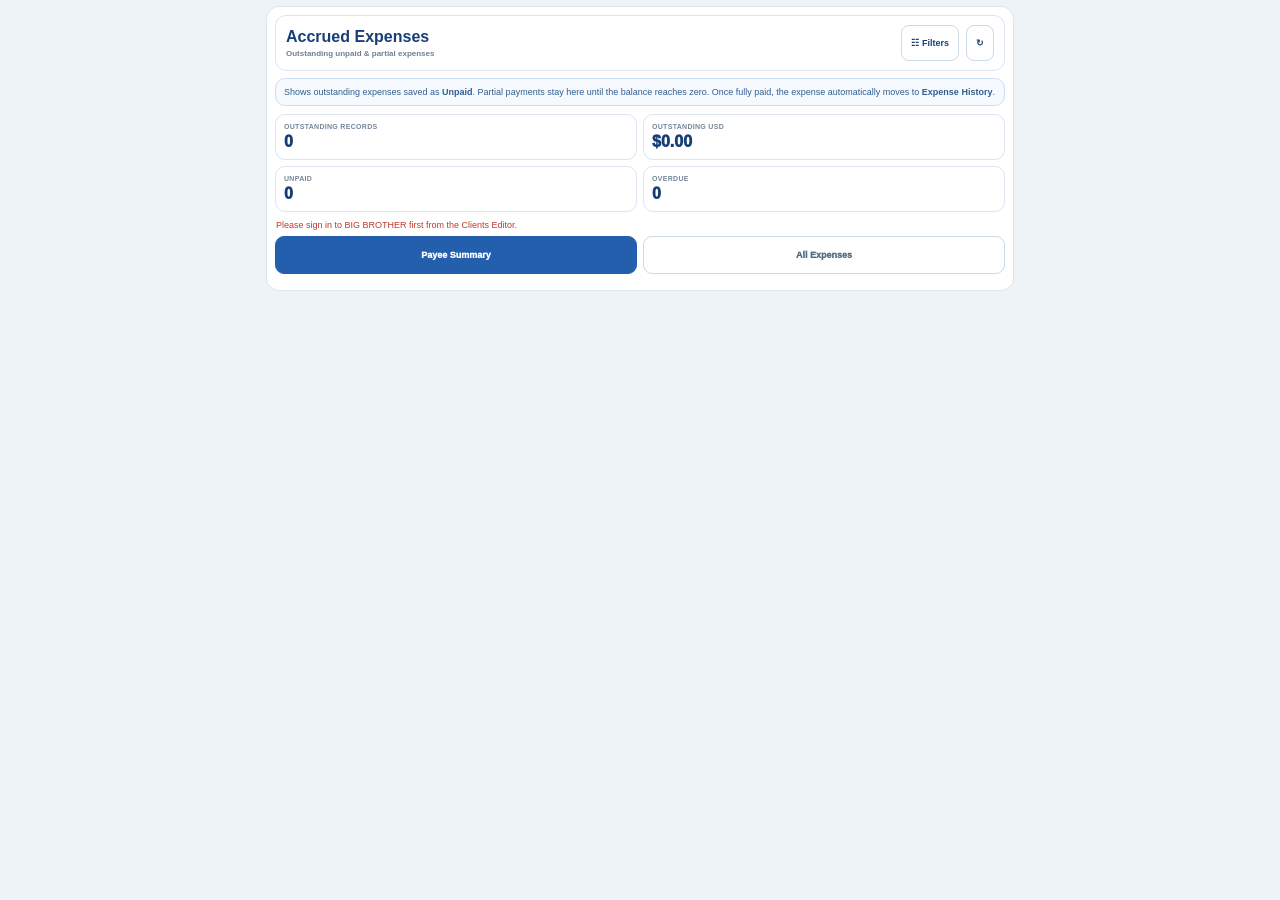
<file: mobile-accrued.html>
<!doctype html>
<html lang="en">
<head>
<meta charset="utf-8">
<meta name="viewport" content="width=device-width,initial-scale=1,viewport-fit=cover">
<title>BIG BROTHER — Accrued Expenses Mobile</title>
<style>
html,body{margin:0;min-height:100%;background:#eef3f8;font-family:Arial,Helvetica,sans-serif}
.bb-boot{position:fixed;inset:0;z-index:20;display:grid;place-items:center;padding:18px;background:#eef3f8}
.bb-boot.hide{display:none}.bb-boot-card{max-width:360px;padding:18px 22px;border:1px solid #dce5ef;border-radius:14px;background:#fff;color:#173f77;font-weight:900;text-align:center;box-shadow:0 8px 30px #173a6615}.bb-boot-card div{margin-top:5px;color:#6d7f93;font-size:10px;font-weight:700}
#expenseAccruedFrame{display:none;width:100%;height:100vh;height:100dvh;border:0;background:#eef3f8}
</style>
</head>
<body>
<div id="boot" class="bb-boot"><div id="bootCard" class="bb-boot-card">Loading Accrued Expenses…<div>Mobile · Secure Supabase</div></div></div>
<iframe id="expenseAccruedFrame" title="Accrued Expenses"></iframe>
<script src="mobile-accrued.js?v=20260916-1"></script>
</body>
</html>
</file>
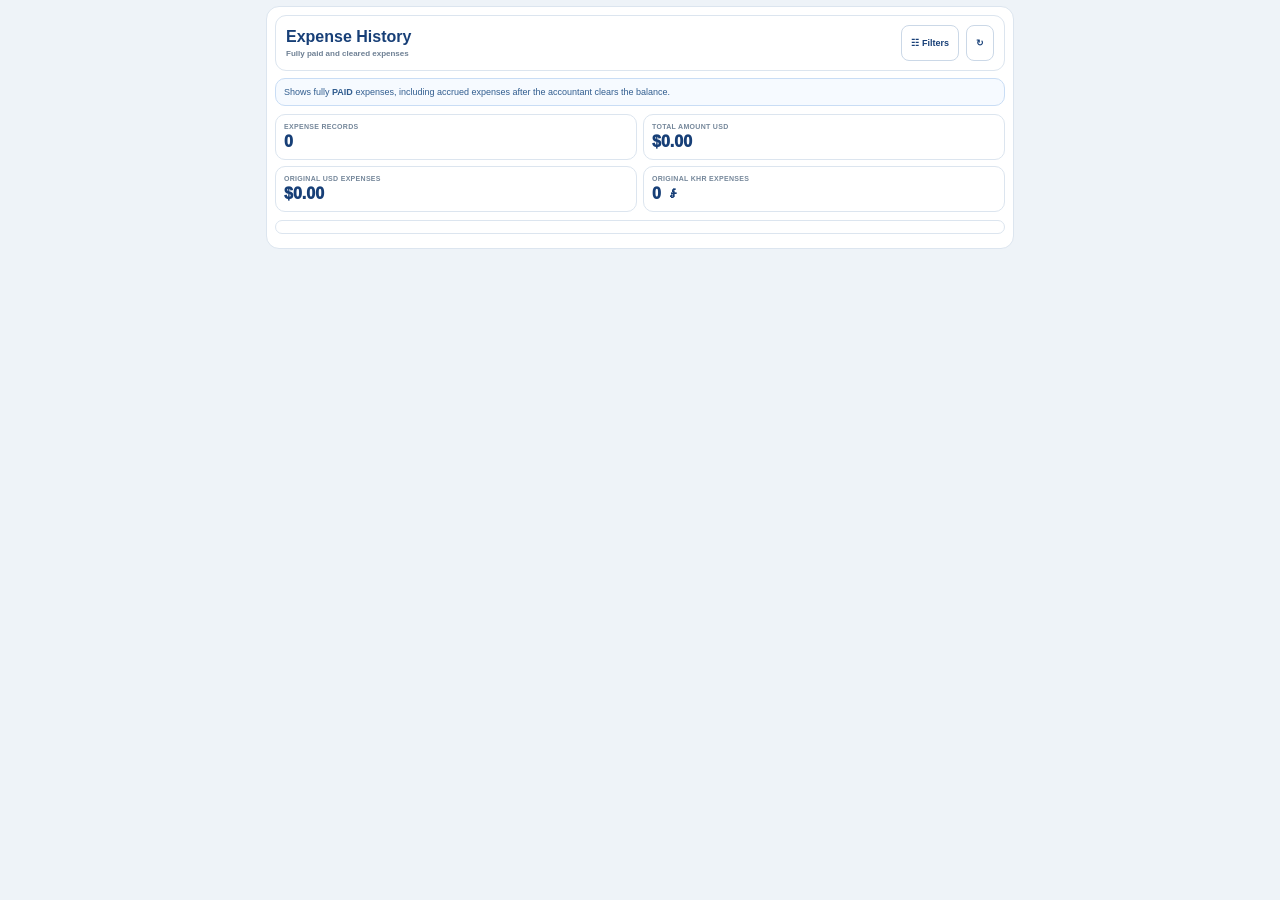
<file: mobile-history.html>
<!doctype html>
<html lang="en">
<head>
<meta charset="utf-8">
<meta name="viewport" content="width=device-width,initial-scale=1,viewport-fit=cover">
<title>BIG BROTHER — Expense History Mobile</title>
<style>
html,body{margin:0;min-height:100%;background:#eef3f8;font-family:Arial,Helvetica,sans-serif}
.bb-boot{position:fixed;inset:0;z-index:20;display:grid;place-items:center;padding:18px;background:#eef3f8}
.bb-boot.hide{display:none}.bb-boot-card{max-width:360px;padding:18px 22px;border:1px solid #dce5ef;border-radius:14px;background:#fff;color:#173f77;font-weight:900;text-align:center;box-shadow:0 8px 30px #173a6615}.bb-boot-card div{margin-top:5px;color:#6d7f93;font-size:10px;font-weight:700}
#expenseHistoryFrame{display:none;width:100%;height:100vh;height:100dvh;border:0;background:#eef3f8}
</style>
</head>
<body>
<div id="boot" class="bb-boot"><div id="bootCard" class="bb-boot-card">Loading Expense History…<div>Mobile · Secure Supabase</div></div></div>
<iframe id="expenseHistoryFrame" title="Expense History"></iframe>
<script src="mobile-history.js?v=20260916-2"></script>
</body>
</html>
</file>
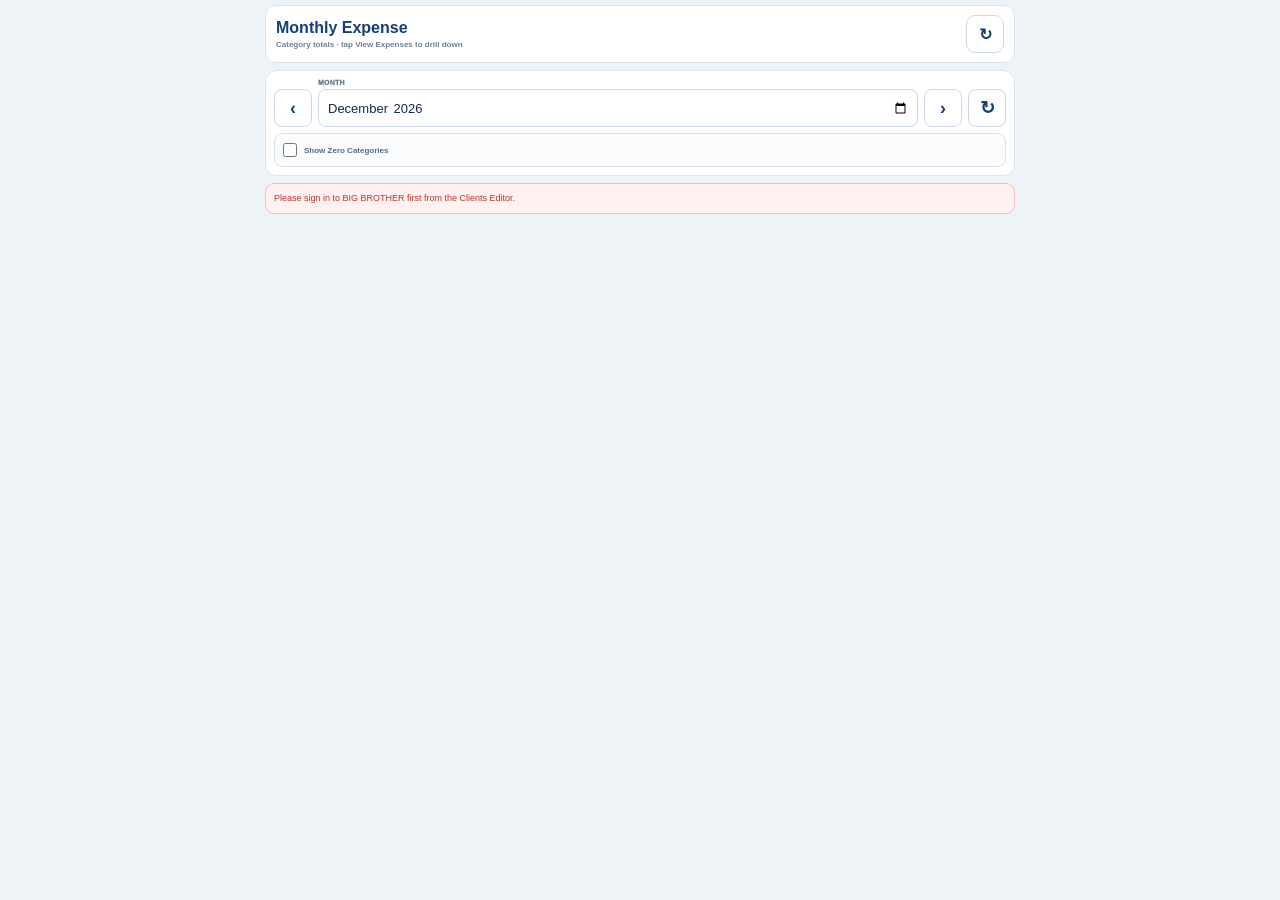
<file: mobile-monthly.html>
<!doctype html>
<html lang="en">
<head>
<meta charset="utf-8">
<meta name="viewport" content="width=device-width,initial-scale=1,viewport-fit=cover">
<title>BIG BROTHER — Monthly Expense Mobile</title>
<link rel="stylesheet" href="mobile-monthly.css?v=20260916-7">
<script src="supabase-expenses-adapter.js?v=20260912-2"></script>
</head>
<body>
<main class="app">
  <header class="mobile-head">
    <div>
      <strong>Monthly Expense</strong>
      <span>Category totals · tap View Expenses to drill down</span>
    </div>
    <button id="topRefreshBtn" type="button" aria-label="Refresh">↻</button>
  </header>

  <section class="period-card">
    <button id="prevMonthBtn" class="nav-btn" type="button" aria-label="Previous month">‹</button>
    <label class="month-field">
      <span>Month</span>
      <input id="reportMonth" type="month">
    </label>
    <button id="nextMonthBtn" class="nav-btn" type="button" aria-label="Next month">›</button>
    <button id="refreshBtn" class="nav-btn" type="button" aria-label="Refresh">↻</button>
    <label class="zero-toggle">
      <input id="showZeroCategories" type="checkbox">
      <span>Show Zero Categories</span>
    </label>
  </section>

  <div id="errorBox" class="error-box" hidden></div>
  <div id="loadingBox" class="loading-box">Loading Monthly Expense…</div>

  <section class="kpi-grid" id="kpiGrid" hidden>
    <article class="kpi total"><small>Total Monthly Expense</small><strong id="monthlyTotal">$0.00</strong></article>
    <article class="kpi"><small>Operating Expense</small><strong id="operatingTotal">$0.00</strong></article>
    <article class="kpi"><small>Non-Operating Expense</small><strong id="nonOperatingTotal">$0.00</strong></article>
    <article class="kpi"><small>Capital Expense</small><strong id="capitalTotal">$0.00</strong></article>
    <article class="kpi"><small>Expense Records</small><strong id="recordCount">0</strong></article>
  </section>

  <section id="reportSections"></section>

  <section id="grandTotalCard" class="grand-total" hidden>
    <span>TOTAL MONTHLY EXPENSE</span>
    <strong id="grandTotal">$0.00</strong>
  </section>
  <div id="reportMeta" class="report-meta"></div>
</main>

<div id="categorySheet" class="sheet-overlay" hidden>
  <section class="sheet" role="dialog" aria-modal="true" aria-labelledby="categoryTitle">
    <header class="sheet-head">
      <div>
        <strong id="categoryTitle">Category Expenses</strong>
        <span id="categoryMeta"></span>
      </div>
      <button id="categoryCloseBtn" type="button" aria-label="Close">×</button>
    </header>
    <div id="categoryList" class="transaction-list"></div>
  </section>
</div>

<script src="mobile-monthly.js?v=20260916-7"></script>
</body>
</html>
</file>
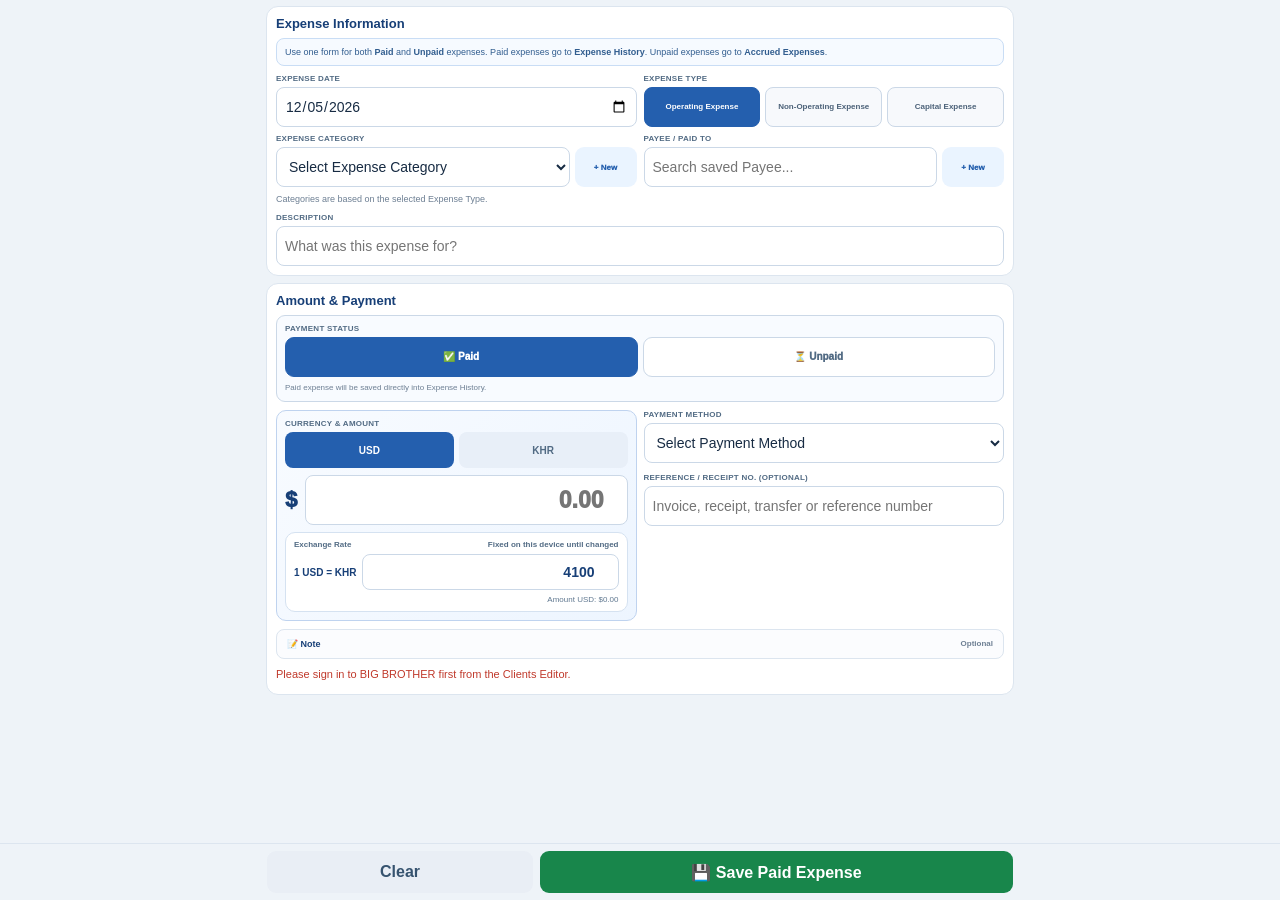
<file: mobile.html>
<!doctype html>
<html lang="en">
<head>
<meta charset="utf-8">
<meta name="viewport" content="width=device-width,initial-scale=1,viewport-fit=cover">
<title>BIG BROTHER — Expense Recorder Mobile</title>
<link rel="stylesheet" href="mobile-expense.css?v=20260916-1">
</head>
<body>
<div id="boot" class="boot">
  <div id="bootCard" class="boot-card">
    Loading Expense Recorder…
    <div>Mobile · Live BIG BROTHER Expenses Engine</div>
  </div>
</div>

<iframe
  id="expenseFrame"
  title="BIG BROTHER Expense Recorder"
  allow="clipboard-read; clipboard-write"
></iframe>

<script src="mobile-expense.js?v=20260920-iosdecimal1"></script>
</body>
</html>
</file>
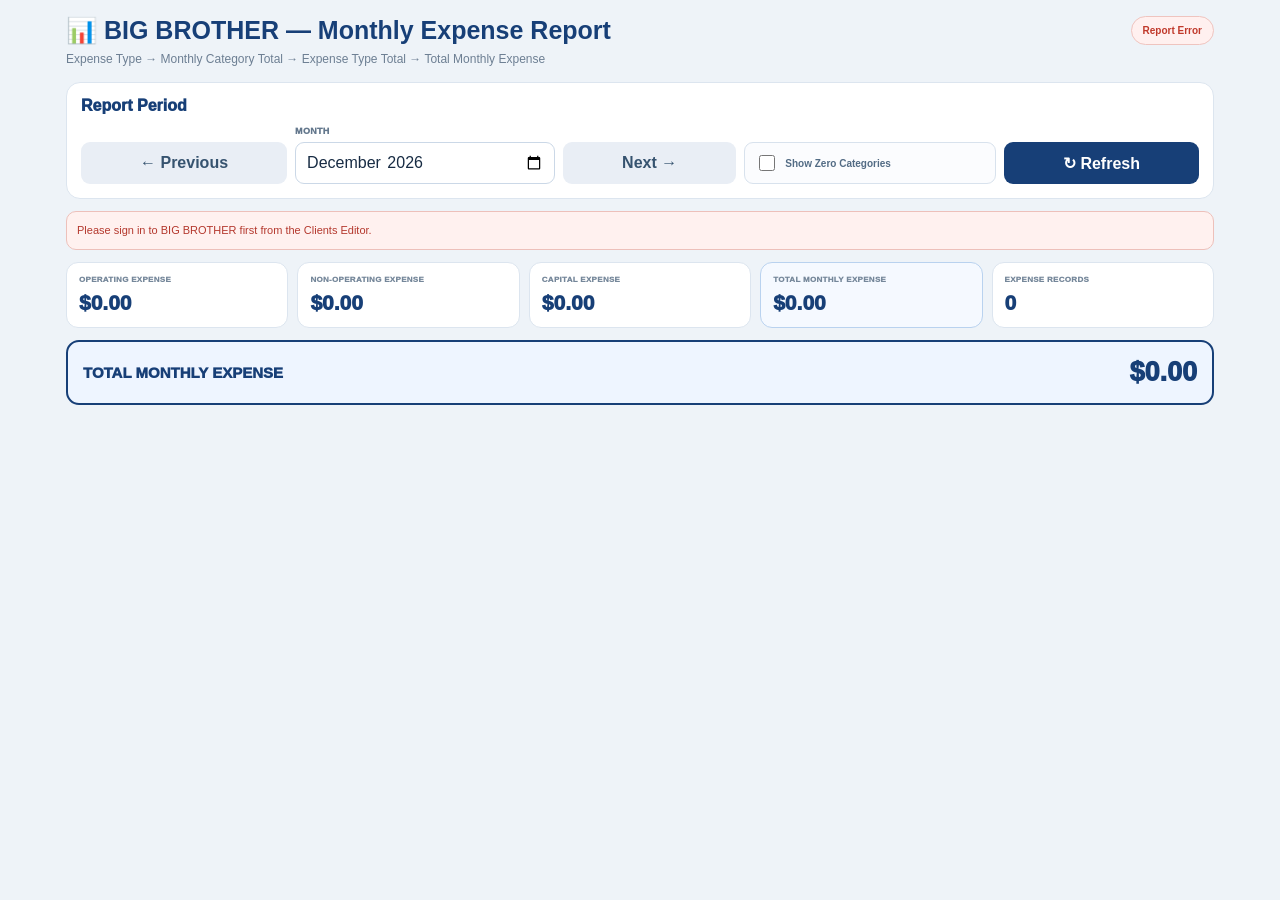
<file: monthly-report.html>
<!DOCTYPE html>
<html lang="en">
<head>
  <meta charset="utf-8">
  <meta name="viewport" content="width=device-width,initial-scale=1">
  <title>BIG BROTHER — Monthly Expense Report</title>
  <style>
    :root{
      --navy:#173f77;--blue:#245fae;--bg:#eef3f8;--card:#fff;--line:#dce5ef;
      --text:#172b43;--muted:#6d7f93;--green:#18864b;--orange:#b87500;--red:#c0392b
    }
    *{box-sizing:border-box}
    html,body{margin:0;min-height:100%;font-family:Arial,Helvetica,sans-serif;background:var(--bg);color:var(--text)}
    button,input{font:inherit}
    [hidden]{display:none!important}
    body.modal-open{overflow:hidden}
    .app{width:min(1180px,100%);margin:0 auto;padding:16px}
    body.embed .app{width:100%;max-width:none;padding:10px}
    body.embed .topbar{display:none}
    .topbar{display:flex;justify-content:space-between;align-items:flex-start;gap:15px;margin-bottom:14px}
    .brand h1{margin:0;color:var(--navy);font-size:25px}
    .brand p{margin:5px 0 0;color:var(--muted);font-size:12px;line-height:1.5}
    .status-pill{border:1px solid #cbd8e7;border-radius:999px;background:#fff;color:#526b84;padding:8px 11px;font-size:10px;font-weight:900;white-space:nowrap}
    .status-pill.loading{background:#fff7e6;color:#986600;border-color:#efd79f}
    .status-pill.success{background:#edf8f2;color:var(--green);border-color:#bfdfcb}
    .status-pill.error{background:#fff0ef;color:var(--red);border-color:#efc4bf}
    .card{border:1px solid var(--line);border-radius:14px;background:var(--card);padding:14px;margin-bottom:12px}
    .card-title{color:var(--navy);font-size:16px;font-weight:1000;margin-bottom:11px}
    .toolbar{display:grid;grid-template-columns:auto minmax(180px,260px) auto auto auto;gap:8px;align-items:end}
    .field label{display:block;color:#64788d;margin-bottom:6px;font-size:9px;font-weight:1000;text-transform:uppercase;letter-spacing:.3px}
    input[type="month"]{width:100%;min-height:42px;border:1px solid #cbd8e7;border-radius:9px;background:#fff;color:var(--text);padding:8px 10px}
    .btn{min-height:42px;border:0;border-radius:9px;padding:8px 12px;font-weight:900;cursor:pointer}
    .btn.secondary{background:#e9eef5;color:#36536f}
    .btn.primary{background:var(--navy);color:#fff}
    .btn:disabled{opacity:.55;cursor:wait}
    .check-wrap{min-height:42px;display:flex;align-items:center;gap:7px;border:1px solid #d8e2ed;border-radius:9px;padding:8px 10px;background:#fbfcfe;color:#526b84;font-size:10px;font-weight:900;white-space:nowrap}
    .check-wrap input{width:16px;height:16px}
    .error-box{border:1px solid #edc0ba;border-radius:10px;background:#fff1ef;color:#b4382d;padding:10px;margin-bottom:12px;font-size:11px;line-height:1.5}
    .kpi-grid{display:grid;grid-template-columns:repeat(5,minmax(0,1fr));gap:9px;margin-bottom:12px}
    .kpi{border:1px solid var(--line);border-radius:12px;background:#fff;padding:12px}
    .kpi small{display:block;color:#75879a;font-size:8px;font-weight:1000;text-transform:uppercase;letter-spacing:.3px}
    .kpi strong{display:block;margin-top:7px;color:var(--navy);font-size:21px;font-weight:1000;word-break:break-word}
    .kpi.total{border-color:#b9d2ef;background:#f5f9ff}
    .type-section{border:1px solid var(--line);border-radius:13px;overflow:hidden;margin-bottom:12px;background:#fff}
    .type-head{display:flex;align-items:center;justify-content:space-between;gap:12px;padding:12px 14px;background:var(--navy);color:#fff}
    .type-head strong{font-size:14px;font-weight:1000}
    .type-head span{font-size:15px;font-weight:1000;white-space:nowrap}
    .category-table{width:100%;border-collapse:collapse}
    .category-table th,.category-table td{padding:10px 12px;border-bottom:1px solid #edf1f5;font-size:10px;text-align:left;vertical-align:middle}
    .category-table th{color:#6c8095;background:#f8fafc;font-size:8px;font-weight:1000;text-transform:uppercase;letter-spacing:.25px}
    .category-table th.amount-head,.category-table td.amount{text-align:right}
    .category-table td.amount{color:var(--navy);font-weight:1000;white-space:nowrap}
    .category-table th.action-head,.category-table td.action{text-align:right;width:130px}
    .category-table tr.total-row td{background:#f6f9fd;color:var(--navy);font-weight:1000;border-bottom:0}
    .category-view-btn{min-height:32px;border:0;border-radius:8px;background:#eaf4ff;color:var(--blue);padding:6px 10px;font-size:9px;font-weight:1000;cursor:pointer;white-space:nowrap}
    .category-view-btn:hover{background:#dcecff}
    .category-view-btn:disabled{opacity:.45;cursor:not-allowed}
    .empty-type{padding:22px 12px;text-align:center;color:#8292a4;font-size:11px}
    .grand-total{display:flex;justify-content:space-between;align-items:center;gap:15px;border:2px solid var(--navy);border-radius:13px;padding:15px;background:#eef5ff;margin-bottom:8px}
    .grand-total span{color:var(--navy);font-size:15px;font-weight:1000}
    .grand-total strong{color:var(--navy);font-size:27px;font-weight:1000;white-space:nowrap}
    .report-meta{margin:0 2px 12px;color:#75879a;font-size:9px;line-height:1.5}
    .report-detail-source{display:none!important}
    .detail-overlay{position:fixed;inset:0;z-index:10000;display:grid;place-items:center;padding:20px;background:rgba(11,25,44,.62)}
    .detail-overlay[hidden]{display:none!important}
    .detail-modal{width:min(1120px,100%);max-height:90vh;overflow:hidden;border-radius:14px;background:#fff;box-shadow:0 24px 80px rgba(0,0,0,.28);display:flex;flex-direction:column}
    .detail-head{display:flex;align-items:flex-start;justify-content:space-between;gap:12px;padding:14px 16px;border-bottom:1px solid var(--line);background:#fff}
    .detail-head strong{display:block;color:var(--navy);font-size:18px}
    .detail-head span{display:block;margin-top:4px;color:var(--muted);font-size:10px;font-weight:700}
    .detail-close{flex:0 0 auto;width:38px;height:38px;border:0;border-radius:9px;background:#e9eef5;color:#36536f;font-size:18px;font-weight:1000;cursor:pointer}
    .detail-body{padding:14px;overflow:auto}
    .table-wrap{overflow:auto;border:1px solid var(--line);border-radius:11px;background:#fff}
    .detail-table{width:100%;min-width:1040px;border-collapse:collapse}
    .detail-table th,.detail-table td{padding:9px 8px;border-bottom:1px solid #edf1f5;text-align:left;vertical-align:top;font-size:9px}
    .detail-table th{position:sticky;top:0;z-index:1;background:var(--navy);color:#fff;font-size:8px;text-transform:uppercase;white-space:nowrap}
    .expense-id{color:var(--blue);font-weight:1000;white-space:nowrap}
    .detail-amount{color:var(--navy);font-weight:1000;white-space:nowrap}
    .badge{display:inline-block;border-radius:999px;padding:4px 7px;font-size:8px;font-weight:1000;white-space:nowrap}
    .badge.PAID{background:#edf8f2;color:var(--green)}
    .badge.UNPAID,.badge.PARTIAL{background:#fff5df;color:#a86d00}
    .badge.POSTED{background:#eaf4ff;color:var(--blue)}
    .detail-empty{padding:28px 12px;text-align:center;color:#7b8c9f;font-size:11px}
    @media(max-width:900px){
      .toolbar{grid-template-columns:1fr 1fr}
      .kpi-grid{grid-template-columns:repeat(2,minmax(0,1fr))}
      .category-table th.action-head,.category-table td.action{width:auto}
    }
    @media(max-width:620px){
      .app{padding:9px}
      .toolbar{grid-template-columns:1fr}
      .kpi-grid{grid-template-columns:1fr}
      .type-head,.grand-total{align-items:flex-start;flex-direction:column}
      input,button{font-size:16px}
      .detail-overlay{align-items:end;padding:0}
      .detail-modal{width:100%;max-height:94dvh;border-radius:18px 18px 0 0}
    }
  </style>
  <script src="supabase-expenses-adapter.js?v=20260912-2"></script>
</head>
<body>
<div class="app">
  <div class="topbar">
    <div class="brand">
      <h1>📊 BIG BROTHER — Monthly Expense Report</h1>
      <p>Expense Type → Monthly Category Total → Expense Type Total → Total Monthly Expense</p>
    </div>
    <div class="status-pill" id="dbStatus">Preparing Report...</div>
  </div>

  <div class="card">
    <div class="card-title">Report Period</div>
    <div class="toolbar">
      <button class="btn secondary" type="button" id="prevMonthBtn">← Previous</button>
      <div class="field">
        <label for="reportMonth">Month</label>
        <input id="reportMonth" type="month">
      </div>
      <button class="btn secondary" type="button" id="nextMonthBtn">Next →</button>
      <label class="check-wrap">
        <input id="showZeroCategories" type="checkbox">
        Show Zero Categories
      </label>
      <button class="btn primary" type="button" id="refreshBtn">↻ Refresh</button>
    </div>
  </div>

  <div class="error-box" id="errorBox" hidden></div>

  <div class="kpi-grid">
    <div class="kpi"><small>Operating Expense</small><strong id="operatingTotal">$0.00</strong></div>
    <div class="kpi"><small>Non-Operating Expense</small><strong id="nonOperatingTotal">$0.00</strong></div>
    <div class="kpi"><small>Capital Expense</small><strong id="capitalTotal">$0.00</strong></div>
    <div class="kpi total"><small>Total Monthly Expense</small><strong id="monthlyTotal">$0.00</strong></div>
    <div class="kpi"><small>Expense Records</small><strong id="recordCount">0</strong></div>
  </div>

  <div id="reportSections"></div>

  <div class="grand-total">
    <span>TOTAL MONTHLY EXPENSE</span>
    <strong id="grandTotal">$0.00</strong>
  </div>
  <div class="report-meta" id="reportMeta"></div>

  <!-- Hidden live transaction source retained for mobile wrapper compatibility. -->
  <div class="card report-detail-source" hidden>
    <table class="detail-table">
      <tbody id="detailRows"></tbody>
    </table>
  </div>
</div>

<div class="detail-overlay" id="categoryDetailOverlay" hidden>
  <div class="detail-modal">
    <div class="detail-head">
      <div>
        <strong id="categoryDetailTitle">Category Expenses</strong>
        <span id="categoryDetailMeta"></span>
      </div>
      <button class="detail-close" type="button" id="categoryDetailCloseBtn">✕</button>
    </div>
    <div class="detail-body">
      <div class="table-wrap">
        <table class="detail-table">
          <thead>
            <tr>
              <th>Expense ID</th>
              <th>Date</th>
              <th>Type</th>
              <th>Category</th>
              <th>Description</th>
              <th>Payee</th>
              <th>Amount USD</th>
              <th>Status</th>
              <th>Payment Method</th>
              <th>Reference</th>
            </tr>
          </thead>
          <tbody id="categoryDetailRows"></tbody>
        </table>
      </div>
    </div>
  </div>
</div>

<script>
(function(){
  "use strict";

  var $ = function(id){ return document.getElementById(id); };
  var clean = function(value){ return String(value == null ? "" : value).trim(); };
  var num = function(value){ var n=Number(value); return Number.isFinite(n)?n:0; };
  var currentRecords = [];
  var currentReport = null;

  function esc(value){
    return clean(value)
      .replace(/&/g,"&amp;")
      .replace(/</g,"&lt;")
      .replace(/>/g,"&gt;")
      .replace(/"/g,"&quot;")
      .replace(/'/g,"&#039;");
  }

  function money(value){
    return new Intl.NumberFormat("en-US",{
      style:"currency",currency:"USD",minimumFractionDigits:2,maximumFractionDigits:2
    }).format(num(value));
  }

  function dateDisplay(value){
    var raw=clean(value);
    var match=raw.match(/^(\d{4})-(\d{2})-(\d{2})$/);
    return match ? (match[3]+"/"+match[2]+"/"+match[1]) : (raw||"-");
  }

  function setStatus(message,type){
    var pill=$("dbStatus");
    pill.textContent=clean(message);
    pill.classList.remove("loading","success","error");
    if(type) pill.classList.add(type);
  }

  function setError(message){
    var box=$("errorBox");
    var text=clean(message);
    box.hidden=!text;
    box.textContent=text;
  }

  var params=new URLSearchParams(window.location.search);
  if(params.get("embed")==="1") document.body.classList.add("embed");

  function currentPhnomPenhMonth(){
    var parts=new Intl.DateTimeFormat("en-US",{
      timeZone:"Asia/Phnom_Penh",year:"numeric",month:"2-digit"
    }).formatToParts(new Date());
    var year="",month="";
    parts.forEach(function(part){
      if(part.type==="year") year=part.value;
      if(part.type==="month") month=part.value;
    });
    return year+"-"+month;
  }

  function parseMonthValue(){
    var match=clean($("reportMonth").value).match(/^(\d{4})-(\d{2})$/);
    return match ? {year:Number(match[1]),month:Number(match[2])} : null;
  }

  function shiftMonth(offset){
    var selected=parseMonthValue();
    if(!selected) return;
    var date=new Date(selected.year,selected.month-1+offset,1);
    $("reportMonth").value=date.getFullYear()+"-"+String(date.getMonth()+1).padStart(2,"0");
    loadReport();
  }

  function typeIcon(expenseType){
    switch(clean(expenseType)){
      case "OPERATING EXPENSE": return "🏢";
      case "NON-OPERATING EXPENSE": return "📉";
      case "CAPITAL EXPENSE": return "🏗️";
      default: return "💸";
    }
  }

  function detailRowHtml(row){
    var status=clean(row.status).toUpperCase();
    return [
      "<tr>",
      '<td class="expense-id">',esc(row.expenseId),"</td>",
      "<td>",esc(dateDisplay(row.expenseDate)),"</td>",
      "<td>",esc(row.expenseType),"</td>",
      "<td>",esc(row.category),"</td>",
      "<td>",esc(row.description||"-"),"</td>",
      "<td>",esc(row.payee||"-"),"</td>",
      '<td class="detail-amount">',money(row.amountUSD),"</td>",
      '<td><span class="badge ',esc(status),'">',esc(status||"-"),"</span></td>",
      "<td>",esc(row.paymentMethod||"-"),"</td>",
      "<td>",esc(row.referenceNo||"-"),"</td>",
      "</tr>"
    ].join("");
  }

  function renderDetailsSource(records){
    var rows=Array.isArray(records)?records:[];
    $("detailRows").innerHTML=rows.map(detailRowHtml).join("");
  }

  function categoryRows(expenseType,categoryId,categoryName){
    var type=clean(expenseType).toUpperCase();
    var id=clean(categoryId);
    var name=clean(categoryName).toLowerCase();
    return currentRecords.filter(function(row){
      var rowType=clean(row.expenseType).toUpperCase();
      var rowId=clean(row.categoryId);
      var nameMatch=rowType===type && clean(row.category).toLowerCase()===name;
      if(id) return rowId===id || (!rowId && nameMatch);
      return nameMatch;
    });
  }

  function closeCategoryDetail(){
    $("categoryDetailOverlay").hidden=true;
    document.body.classList.remove("modal-open");
  }

  function openCategoryDetail(expenseType,expenseTypeLabel,categoryId,categoryName,categoryTotal){
    var rows=categoryRows(expenseType,categoryId,categoryName);
    $("categoryDetailTitle").textContent=clean(categoryName)||"Category Expenses";
    $("categoryDetailMeta").textContent=[
      clean(expenseTypeLabel)||clean(expenseType),
      rows.length+" expense"+(rows.length===1?"":"s"),
      money(categoryTotal)
    ].filter(Boolean).join(" · ");

    $("categoryDetailRows").innerHTML=rows.length
      ? rows.map(detailRowHtml).join("")
      : '<tr><td colspan="10" class="detail-empty">No expense transactions found for this category in the selected month.</td></tr>';

    $("categoryDetailOverlay").hidden=false;
    document.body.classList.add("modal-open");
  }

  function bindCategoryButtons(){
    $("reportSections").querySelectorAll("[data-view-category]").forEach(function(button){
      button.addEventListener("click",function(){
        openCategoryDetail(
          button.dataset.expenseType,
          button.dataset.expenseTypeLabel,
          button.dataset.categoryId,
          button.dataset.category,
          button.dataset.categoryTotal
        );
      });
    });
  }

  function renderSections(sections){
    var rows=Array.isArray(sections)?sections:[];
    $("reportSections").innerHTML=rows.map(function(section){
      var categories=Array.isArray(section.categories)?section.categories:[];
      var categoryHtml=categories.length
        ? [
            '<table class="category-table">',
            "<thead><tr>",
            "<th>Category</th>",
            "<th>Records</th>",
            '<th class="amount-head">Monthly Amount</th>',
            '<th class="action-head">Action</th>',
            "</tr></thead><tbody>",
            categories.map(function(category){
              var count=num(category.recordCount);
              return [
                '<tr data-bb-category-ready="1">',
                "<td>",esc(category.category),"</td>",
                "<td>",esc(count),"</td>",
                '<td class="amount">',money(category.amountUSD),"</td>",
                '<td class="action">',
                '<button type="button" class="category-view-btn" data-view-category="1"',
                ' data-expense-type="',esc(section.expenseType),'"',
                ' data-expense-type-label="',esc(section.expenseTypeLabel),'"',
                ' data-category-id="',esc(category.categoryId||""),'"',
                ' data-category="',esc(category.category),'"',
                ' data-category-total="',esc(category.amountUSD),'"',
                count>0 ? "" : " disabled",
                ">View Expenses</button>",
                "</td></tr>"
              ].join("");
            }).join(""),
            '<tr class="total-row">',
            "<td>Total ",esc(section.expenseTypeLabel),"</td>",
            "<td>",esc(section.recordCount),"</td>",
            '<td class="amount">',money(section.totalAmountUSD),"</td>",
            "<td></td>",
            "</tr></tbody></table>"
          ].join("")
        : '<div class="empty-type">No expense activity for this type in the selected month.</div>';

      return [
        '<div class="type-section">',
        '<div class="type-head"><strong>',
        typeIcon(section.expenseType)," ",esc(section.expenseTypeLabel),
        '</strong><span>',money(section.totalAmountUSD),"</span></div>",
        categoryHtml,
        "</div>"
      ].join("");
    }).join("");

    bindCategoryButtons();
  }

  function renderReport(report){
    currentReport=report||{};
    currentRecords=Array.isArray(report&&report.records)?report.records:[];
    var totals=report&&report.totals?report.totals:{};

    $("operatingTotal").textContent=money(totals.operatingExpenseUSD);
    $("nonOperatingTotal").textContent=money(totals.nonOperatingExpenseUSD);
    $("capitalTotal").textContent=money(totals.capitalExpenseUSD);
    $("monthlyTotal").textContent=money(totals.totalMonthlyExpenseUSD);
    $("grandTotal").textContent=money(totals.totalMonthlyExpenseUSD);
    $("recordCount").textContent=String(num(totals.recordCount));

    renderSections(report.sections);
    renderDetailsSource(currentRecords);

    var quality=report&&report.dataQuality?report.dataQuality:{};
    $("reportMeta").textContent=
      clean(report.periodLabel)+
      " · Generated "+clean(report.generatedAt)+
      " · "+String(num(totals.recordCount))+" expense record(s)"+
      (num(quality.unclassifiedRecordCount)>0
        ? " · ⚠ "+quality.unclassifiedRecordCount+" unclassified record(s) worth "+money(quality.unclassifiedAmountUSD)
        : " · Data Quality: OK");
  }

  var loading=false;
  async function loadReport(){
    if(loading) return;
    var selected=parseMonthValue();
    if(!selected){
      setError("Please choose a valid report month.");
      return;
    }
    if(!window.BBExpensesAdapter || typeof window.BBExpensesAdapter.rpc!=="function"){
      setError("Expenses Supabase Adapter is not available.");
      setStatus("Database Connection Error","error");
      return;
    }

    loading=true;
    $("refreshBtn").disabled=true;
    $("prevMonthBtn").disabled=true;
    $("nextMonthBtn").disabled=true;
    closeCategoryDetail();
    setError("");
    setStatus("Loading Monthly Expense...","loading");

    try{
      var report=await window.BBExpensesAdapter.rpc("bb_expense_monthly_report",{
        p_year:selected.year,
        p_month:selected.month,
        p_include_zero_categories:$("showZeroCategories").checked
      });

      if(!report || report.success!==true){
        throw new Error("Monthly Expense Report returned an invalid response.");
      }

      renderReport(report);
      setStatus("Monthly Report Ready","success");

    }catch(error){
      console.error(error);
      var message=clean(error&&error.message?error.message:error)||"Could not load Monthly Expense Report.";
      currentReport=null;
      currentRecords=[];
      setError(message);
      setStatus("Report Error","error");
      $("reportSections").innerHTML="";
      $("detailRows").innerHTML="";
      $("reportMeta").textContent="";
    }finally{
      loading=false;
      $("refreshBtn").disabled=false;
      $("prevMonthBtn").disabled=false;
      $("nextMonthBtn").disabled=false;
    }
  }

  $("prevMonthBtn").addEventListener("click",function(){shiftMonth(-1)});
  $("nextMonthBtn").addEventListener("click",function(){shiftMonth(1)});
  $("refreshBtn").addEventListener("click",loadReport);
  $("reportMonth").addEventListener("change",loadReport);
  $("showZeroCategories").addEventListener("change",loadReport);
  $("categoryDetailCloseBtn").addEventListener("click",closeCategoryDetail);
  $("categoryDetailOverlay").addEventListener("click",function(event){
    if(event.target===$("categoryDetailOverlay")) closeCategoryDetail();
  });
  document.addEventListener("keydown",function(event){
    if(event.key==="Escape") closeCategoryDetail();
  });

  $("reportMonth").value=currentPhnomPenhMonth();
  loadReport();
})();
</script>
</body>
</html>
</file>
<file: mobile-monthly.css>
/* BIG BROTHER — Monthly Expense Mobile V2.2 */
:root{
  --navy:#173f77;
  --blue:#245fae;
  --bg:#eef3f8;
  --card:#ffffff;
  --line:#dce5ef;
  --text:#172b43;
  --muted:#6d7f93;
  --green:#18864b;
  --orange:#a86d00;
  --red:#c0392b;
}

*{box-sizing:border-box}
html,body{margin:0;min-height:100%;background:var(--bg);color:var(--text);font-family:Arial,Helvetica,sans-serif}
button,input{font:inherit}
[hidden]{display:none!important}
body.sheet-open{overflow:hidden}
button:disabled,input:disabled{opacity:.55}

.app{width:min(760px,100%);margin:0 auto;padding:5px 5px calc(12px + env(safe-area-inset-bottom))}

.mobile-head{display:grid;grid-template-columns:minmax(0,1fr) auto;gap:7px;align-items:center;margin-bottom:7px;padding:9px 10px;border:1px solid var(--line);border-radius:11px;background:#fff}
.mobile-head>div{min-width:0}
.mobile-head strong{display:block;color:var(--navy);font-size:16px;line-height:1.1}
.mobile-head span{display:block;margin-top:3px;color:var(--muted);font-size:8px;font-weight:700;white-space:nowrap;overflow:hidden;text-overflow:ellipsis}
.mobile-head button{width:38px;height:38px;border:1px solid #cbd8e7;border-radius:9px;background:#fff;color:var(--navy);font-size:16px;font-weight:900}

.period-card{display:grid;grid-template-columns:38px minmax(0,1fr) 38px 38px;gap:6px;align-items:end;margin-bottom:7px;padding:8px;border:1px solid var(--line);border-radius:12px;background:#fff}
.nav-btn{min-height:38px;border:1px solid #cbd8e7;border-radius:8px;background:#fff;color:var(--navy);padding:4px;font-size:18px;font-weight:900;line-height:1}
.month-field{min-width:0}
.month-field>span{display:block;margin-bottom:3px;color:#64788d;font-size:7px;font-weight:1000;text-transform:uppercase;letter-spacing:.25px}
.month-field input{width:100%;min-height:38px;border:1px solid #cbd8e7;border-radius:8px;background:#fff;color:var(--text);padding:6px 8px;font-size:13px}
.zero-toggle{grid-column:1/-1;display:flex;align-items:center;gap:7px;min-height:34px;border:1px solid #d8e2ed;border-radius:8px;background:#fbfcfe;padding:6px 8px;color:#526b84;font-size:8px;font-weight:900}
.zero-toggle input{width:14px;height:14px;margin:0}

.error-box{margin-bottom:7px;padding:8px;border:1px solid #edc0ba;border-radius:9px;background:#fff1ef;color:#b4382d;font-size:9px;line-height:1.4}
.loading-box{margin-bottom:7px;padding:10px;border:1px solid #cfdef1;border-radius:9px;background:#f7fbff;color:#426482;text-align:center;font-size:9px;font-weight:900}

.kpi-grid{display:grid;grid-template-columns:1fr 1fr;gap:6px;margin-bottom:8px}
.kpi{min-width:0;padding:8px;border:1px solid var(--line);border-radius:10px;background:#fff}
.kpi small{display:block;color:#75879a;font-size:7px;font-weight:1000;text-transform:uppercase;letter-spacing:.25px}
.kpi strong{display:block;margin-top:3px;color:var(--navy);font-size:15px;font-weight:1000;word-break:break-word}
.kpi.total{grid-column:1/-1;padding:9px 10px;border-color:#b9d2ef;background:#f5f9ff}
.kpi.total small{font-size:8px}
.kpi.total strong{font-size:22px}

.type-section{margin-bottom:8px;overflow:hidden;border:1px solid var(--line);border-radius:11px;background:#fff}
.type-head{display:flex;align-items:center;justify-content:space-between;gap:8px;padding:9px 10px;background:var(--navy);color:#fff}
.type-head strong{min-width:0;font-size:11px;font-weight:1000}
.type-head span{flex:0 0 auto;font-size:12px;font-weight:1000;white-space:nowrap}
.category-list{display:grid}
.category-row{display:grid;grid-template-columns:minmax(0,1fr) auto;gap:8px;align-items:center;padding:8px 9px;border-bottom:1px solid #edf1f5}
.category-main{min-width:0}
.category-main strong{display:block;color:#294965;font-size:10px;line-height:1.2;word-break:break-word}
.category-main span{display:block;margin-top:3px;color:#7b8da0;font-size:7px;font-weight:800}
.category-side{text-align:right}
.category-side>strong{display:block;color:var(--navy);font-size:11px;font-weight:1000;white-space:nowrap}
.view-btn{margin-top:5px;min-height:28px;border:0;border-radius:7px;background:#eaf4ff;color:var(--blue);padding:5px 8px;font-size:7px;font-weight:1000;white-space:nowrap}
.view-btn:disabled{opacity:.42}
.type-total{display:flex;align-items:center;justify-content:space-between;gap:8px;padding:7px 9px;background:#f6f9fd;color:var(--navy)}
.type-total span{font-size:7px;font-weight:900}
.type-total strong{font-size:10px;font-weight:1000;white-space:nowrap}
.empty-type{padding:14px 8px;color:#8292a4;text-align:center;font-size:9px}

.grand-total{display:flex;align-items:center;justify-content:space-between;gap:10px;margin-bottom:6px;padding:10px;border:2px solid var(--navy);border-radius:11px;background:#eef5ff}
.grand-total span{color:var(--navy);font-size:10px;font-weight:1000}
.grand-total strong{color:var(--navy);font-size:20px;font-weight:1000;white-space:nowrap}
.report-meta{padding:0 2px;color:#75879a;font-size:8px;line-height:1.35}

.sheet-overlay{position:fixed;inset:0;z-index:11000;display:flex;align-items:flex-end;background:rgba(11,25,44,.58)}
.sheet-overlay[hidden]{display:none!important}
.sheet{width:100%;max-height:92dvh;overflow:hidden;border-radius:18px 18px 0 0;background:var(--bg);box-shadow:0 -18px 50px rgba(0,0,0,.22)}
.sheet-head{position:relative;z-index:4;display:flex;align-items:center;justify-content:space-between;gap:10px;padding:10px 12px;border-bottom:1px solid var(--line);background:#fff}
.sheet-head>div{min-width:0}
.sheet-head strong{display:block;color:var(--navy);font-size:15px;line-height:1.15}
.sheet-head span{display:block;margin-top:3px;color:var(--muted);font-size:8px;font-weight:700;white-space:nowrap;overflow:hidden;text-overflow:ellipsis}
.sheet-head button{flex:0 0 auto;width:34px;height:34px;border:0;border-radius:50%;background:#eef3f8;color:var(--navy);font-size:17px;font-weight:900}
.transaction-list{display:block;max-height:calc(92dvh - 62px);overflow:auto;padding:7px 7px calc(10px + env(safe-area-inset-bottom))}
.transaction-table-wrap{overflow:hidden;border:1px solid var(--line);border-radius:10px;background:#fff}
.transaction-table{width:100%;min-width:0;border-collapse:collapse;table-layout:fixed;background:#fff}
.transaction-table .col-date{width:14%}
.transaction-table .col-description{width:28%}
.transaction-table .col-category{width:17%}
.transaction-table .col-amount{width:15%}
.transaction-table .col-status{width:12%}
.transaction-table .col-payment{width:14%}
.transaction-table th,.transaction-table td{height:32px;padding:5px 4px;border-bottom:1px solid #edf1f5;text-align:left;vertical-align:middle;font-size:7px;white-space:nowrap;overflow:hidden;text-overflow:ellipsis}
.transaction-table th{position:sticky;top:0;z-index:2;background:var(--navy);color:#fff;font-size:6px;font-weight:1000;text-transform:uppercase;letter-spacing:.08px}
.transaction-table tbody tr:last-child td{border-bottom:0}
.transaction-table tbody tr:nth-child(even){background:#fbfcfe}
.transaction-table .date-cell{font-variant-numeric:tabular-nums}
.transaction-table .description-cell,.transaction-table .category-cell,.transaction-table .payment-cell{overflow:hidden;text-overflow:ellipsis}
.transaction-table .amount-cell{color:var(--navy);font-weight:1000;text-align:right;font-variant-numeric:tabular-nums}
.transaction-table .status-cell{text-align:center;overflow:visible}
.status{display:inline-block;max-width:100%;overflow:hidden;text-overflow:ellipsis;border-radius:999px;padding:2px 4px;font-size:5.8px;font-weight:1000;white-space:nowrap;vertical-align:middle}
.status.PAID{background:#edf8f2;color:var(--green)}
.status.UNPAID,.status.PARTIAL{background:#fff5df;color:var(--orange)}
.status.POSTED{background:#eaf4ff;color:var(--blue)}
.status.OTHER{background:#eef2f6;color:#526b84}
.empty-sheet{padding:24px 12px;text-align:center;color:var(--muted);font-size:9px}

@media(max-width:390px){
  .transaction-table .col-date{width:15%}
  .transaction-table .col-description{width:26%}
  .transaction-table .col-category{width:17%}
  .transaction-table .col-amount{width:15%}
  .transaction-table .col-status{width:12%}
  .transaction-table .col-payment{width:15%}
  .transaction-table th,.transaction-table td{height:31px;padding:4px 3px;font-size:6.4px}
  .transaction-table th{font-size:5.5px}
  .status{font-size:5.2px;padding:2px 3px}
}

@media(max-width:345px){
  .period-card{grid-template-columns:36px minmax(0,1fr) 36px 36px}
  .category-row{grid-template-columns:minmax(0,1fr) auto;gap:6px;padding:7px}
  .view-btn{padding:5px 6px}
  .transaction-list{padding-left:4px;padding-right:4px}
  .transaction-table th,.transaction-table td{height:30px;padding:4px 2px;font-size:6px}
  .transaction-table th{font-size:5px}
  .status{font-size:4.9px;padding:2px}
}
</file>
<file: mobile-expense.css>
/* BIG BROTHER — Expense Recorder Mobile Wrapper V2 */
:root{--bb-bg:#eef3f8;--bb-line:#dce5ef;--bb-navy:#173f77;--bb-blue:#245fae;--bb-green:#18864b;--bb-muted:#6d7f93}
*{box-sizing:border-box}
html,body{margin:0;min-height:100%;background:var(--bb-bg);font-family:Arial,Helvetica,sans-serif}
body{overflow:hidden}
.boot{position:fixed;inset:0;z-index:10;display:grid;place-items:center;padding:18px;background:var(--bb-bg);transition:opacity .18s ease}
.boot.hide{opacity:0;pointer-events:none}
.boot-card{min-width:260px;max-width:88vw;padding:18px 22px;border:1px solid var(--bb-line);border-radius:14px;background:#fff;color:var(--bb-navy);font-weight:900;text-align:center;box-shadow:0 8px 30px #173a6615}
.boot-card div{margin-top:6px;color:var(--bb-muted);font-size:10px;font-weight:700;line-height:1.4}
#expenseFrame{display:none;width:100%;height:100dvh;border:0;background:var(--bb-bg)}

/* injected into the live Expenses page */
html.bb-expense-mobile,html.bb-expense-mobile body{background:var(--bb-bg)!important}
body.bb-expense-mobile-body{overflow:auto!important;padding-bottom:78px!important}
body.bb-expense-mobile-body .app{width:100%!important;max-width:760px!important;margin:0 auto!important;padding:6px 6px 86px!important}
body.bb-expense-mobile-body .topbar{display:none!important}
body.bb-expense-mobile-body .view-section{display:block}
body.bb-expense-mobile-body #viewExpenseHistory,
body.bb-expense-mobile-body #viewAccruedExpenses{display:none!important}
body.bb-expense-mobile-body .card{margin:0 0 7px!important;padding:9px!important;border-radius:12px!important;box-shadow:none!important}
body.bb-expense-mobile-body .card-title{margin:0 0 7px!important;font-size:13px!important}
body.bb-expense-mobile-body .flow-note{margin-bottom:8px!important;padding:7px 8px!important;border-radius:8px!important;font-size:9px!important;line-height:1.35!important}
body.bb-expense-mobile-body .grid-2{display:grid!important;grid-template-columns:1fr 1fr!important;gap:7px!important}
body.bb-expense-mobile-body .field{min-width:0!important}
body.bb-expense-mobile-body .field.full{grid-column:1/-1!important}
body.bb-expense-mobile-body label{margin-bottom:4px!important;font-size:8px!important}
body.bb-expense-mobile-body input,
body.bb-expense-mobile-body select,
body.bb-expense-mobile-body textarea{min-height:40px!important;padding:7px 8px!important;border-radius:8px!important;font-size:14px!important}
body.bb-expense-mobile-body textarea{min-height:76px!important}
body.bb-expense-mobile-body .type-grid{grid-template-columns:repeat(3,1fr)!important;gap:5px!important}
body.bb-expense-mobile-body .type-btn{min-height:40px!important;padding:6px 4px!important;font-size:8px!important;border-radius:8px!important}
body.bb-expense-mobile-body .payee-input-row{grid-template-columns:minmax(0,1fr) auto!important;gap:5px!important}
body.bb-expense-mobile-body .payee-add-btn{min-width:62px!important;min-height:40px!important;padding:6px 8px!important;font-size:8px!important}
body.bb-expense-mobile-body .payee-selected{margin-top:4px!important;padding:6px 7px!important;font-size:8px!important}
body.bb-expense-mobile-body .payment-status-box{padding:8px!important;margin-bottom:8px!important;border-radius:9px!important}
body.bb-expense-mobile-body .payment-status-options{grid-template-columns:1fr 1fr!important;gap:5px!important}
body.bb-expense-mobile-body .payment-status-btn{min-height:40px!important;font-size:10px!important}
body.bb-expense-mobile-body .payment-status-help{margin-top:5px!important;font-size:8px!important}
body.bb-expense-mobile-body .money-card{padding:8px!important;border-radius:10px!important}
body.bb-expense-mobile-body .currency-row{gap:5px!important;margin-bottom:7px!important}
body.bb-expense-mobile-body .currency-btn{min-height:36px!important;font-size:10px!important}
body.bb-expense-mobile-body #amount{min-height:50px!important;font-size:23px!important}
body.bb-expense-mobile-body .amount-symbol{font-size:22px!important}
body.bb-expense-mobile-body .rate-card{padding:7px 8px!important;margin-top:7px!important}
body.bb-expense-mobile-body .rate-head{margin-bottom:5px!important;font-size:8px!important}
body.bb-expense-mobile-body .rate-row{gap:5px!important}
body.bb-expense-mobile-body .rate-row strong{font-size:10px!important}
body.bb-expense-mobile-body #exchangeRate{min-height:36px!important;font-size:14px!important}
body.bb-expense-mobile-body .converted{margin-top:5px!important;font-size:8px!important}
body.bb-expense-mobile-body .bb-expense-note-details{grid-column:1/-1;margin-top:1px;border:1px solid var(--bb-line);border-radius:8px;background:#fbfcfe;overflow:hidden}
body.bb-expense-mobile-body .bb-expense-note-details summary{padding:9px 10px;color:var(--bb-navy);font-size:9px;font-weight:900;cursor:pointer;list-style:none}
body.bb-expense-mobile-body .bb-expense-note-details summary span{float:right;color:var(--bb-muted);font-size:8px}
body.bb-expense-mobile-body .bb-expense-note-details>.field{padding:0 8px 8px!important;margin:0!important}
body.bb-expense-mobile-body .bb-expense-note-details>.field>label{display:none!important}
body.bb-expense-mobile-body .bb-expense-sticky-actions{position:fixed!important;left:0!important;right:0!important;bottom:0!important;z-index:120!important;display:grid!important;grid-template-columns:.9fr 1.6fr!important;gap:7px!important;margin:0!important;padding:7px max(7px,calc((100vw - 760px)/2 + 7px)) calc(7px + env(safe-area-inset-bottom))!important;border-top:1px solid var(--bb-line)!important;background:rgba(238,243,248,.96)!important;backdrop-filter:blur(8px)!important}
body.bb-expense-mobile-body .bb-expense-sticky-actions .btn{min-height:42px!important;border-radius:9px!important}
body.bb-expense-mobile-body .bb-expense-sticky-actions .btn.primary{background:var(--bb-green)!important}
body.bb-expense-mobile-body .success-card{margin-bottom:8px!important;padding:10px!important}
body.bb-expense-mobile-body .success-grid{grid-template-columns:1fr 1fr!important;gap:6px!important}

/* mobile modals become bottom sheets */
body.bb-expense-mobile-body .payee-modal-overlay,
body.bb-expense-mobile-body .payment-overlay,
body.bb-expense-mobile-body .batch-overlay{align-items:end!important;padding:0!important}
body.bb-expense-mobile-body .payee-modal,
body.bb-expense-mobile-body .payment-modal,
body.bb-expense-mobile-body .batch-modal{width:100%!important;max-height:92dvh!important;border-radius:18px 18px 0 0!important}
body.bb-expense-mobile-body .payee-modal-head,
body.bb-expense-mobile-body .payment-modal-head,
body.bb-expense-mobile-body .batch-modal-head{padding:11px 12px!important}
body.bb-expense-mobile-body .payee-modal-body,
body.bb-expense-mobile-body .payment-modal-body,
body.bb-expense-mobile-body .batch-modal-body{padding:10px 10px calc(12px + env(safe-area-inset-bottom))!important}

@media(max-width:430px){
  body.bb-expense-mobile-body .app{padding:5px 5px 84px!important}
  body.bb-expense-mobile-body .grid-2{grid-template-columns:1fr 1fr!important;gap:6px!important}
  body.bb-expense-mobile-body .type-btn{font-size:7.5px!important}
  body.bb-expense-mobile-body input,
  body.bb-expense-mobile-body select,
  body.bb-expense-mobile-body textarea{font-size:13px!important}
}
@media(max-width:345px){
  body.bb-expense-mobile-body .grid-2{grid-template-columns:1fr!important}
  body.bb-expense-mobile-body .field.full{grid-column:auto!important}
  body.bb-expense-mobile-body .bb-expense-note-details{grid-column:auto!important}
}
</file>
